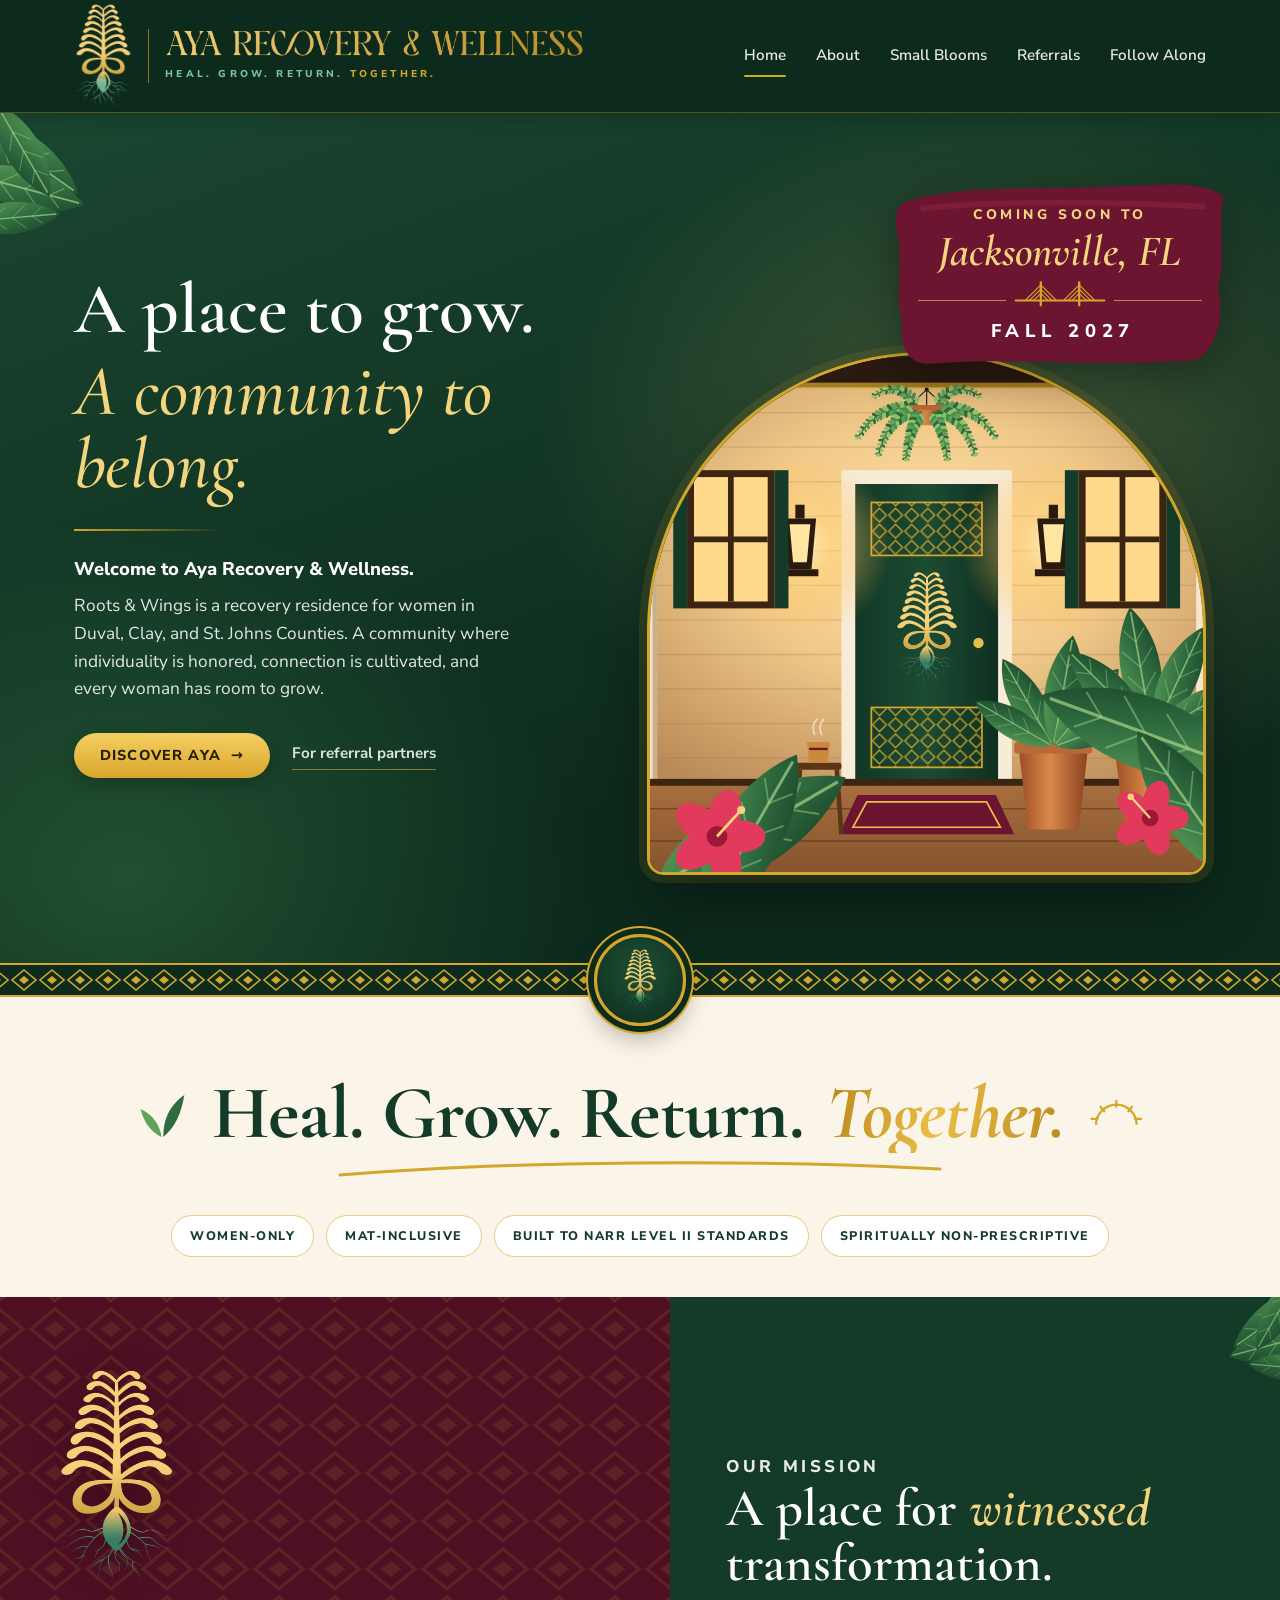
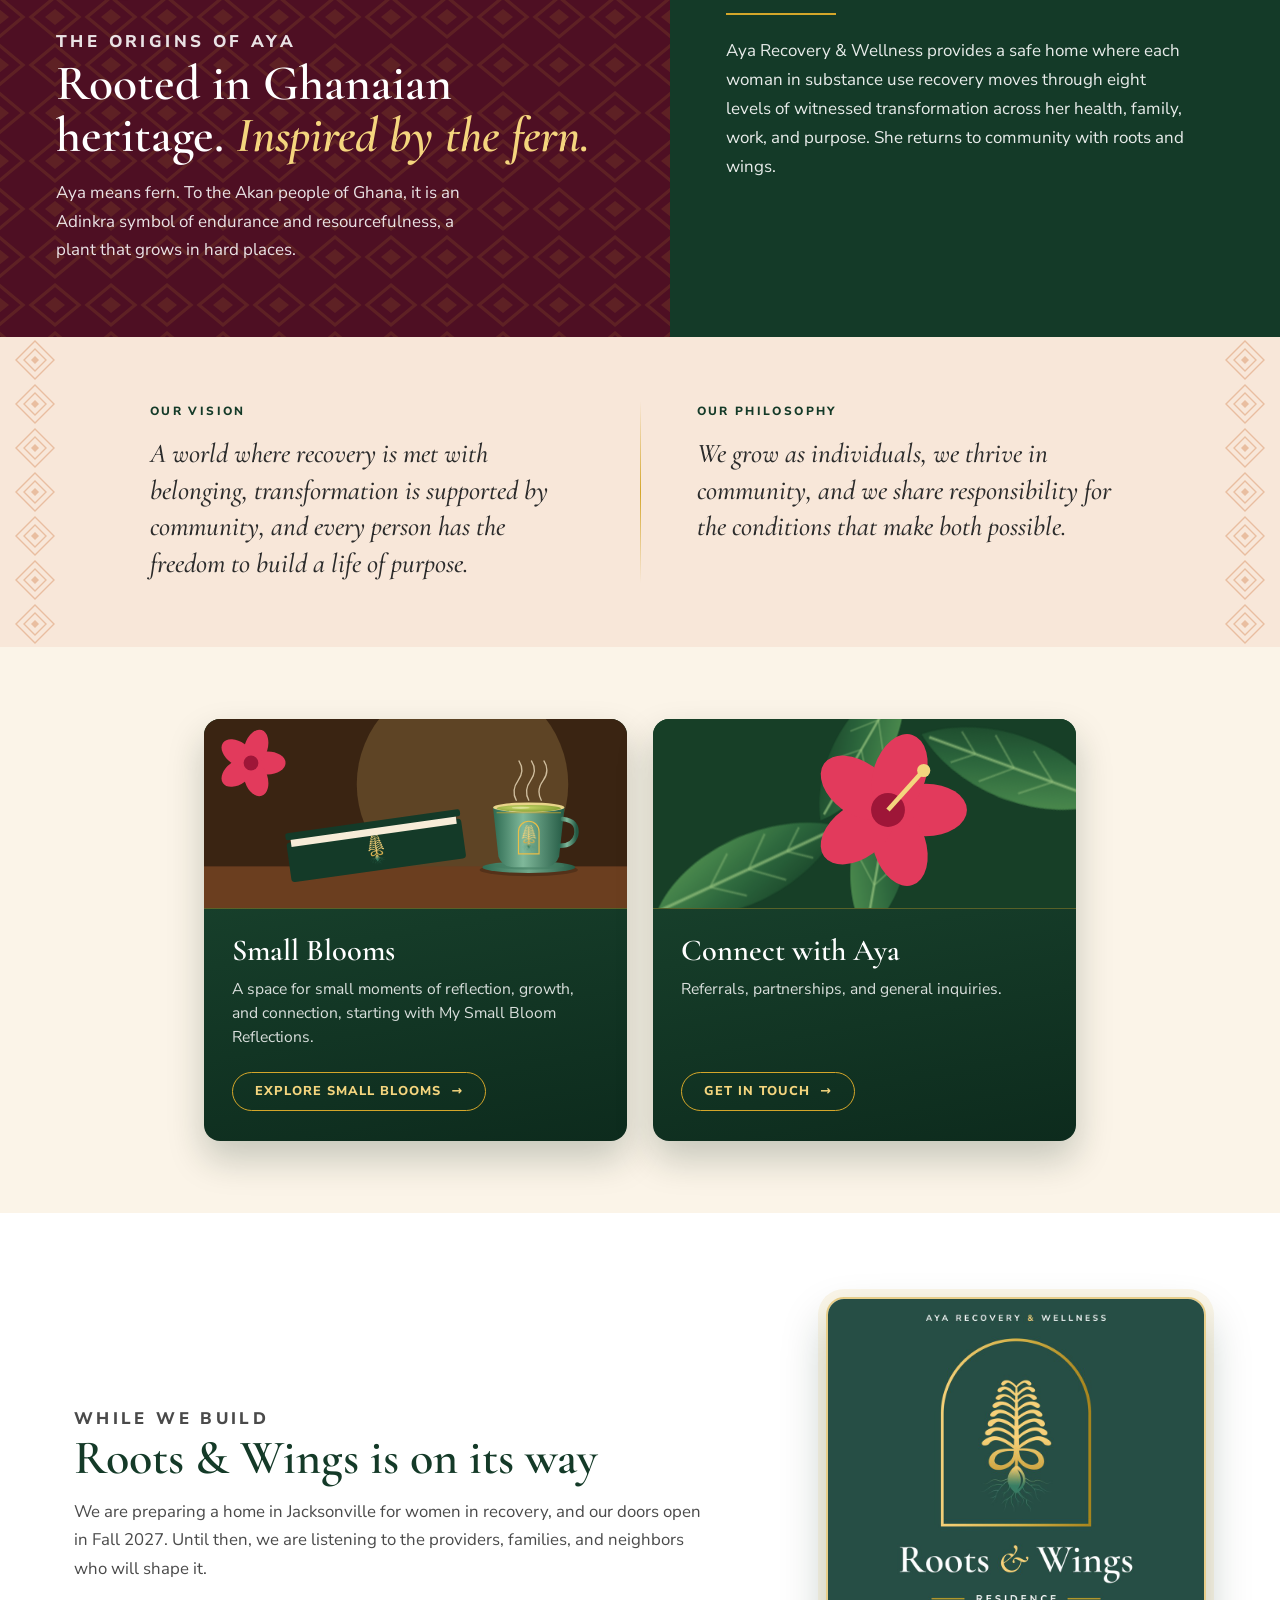
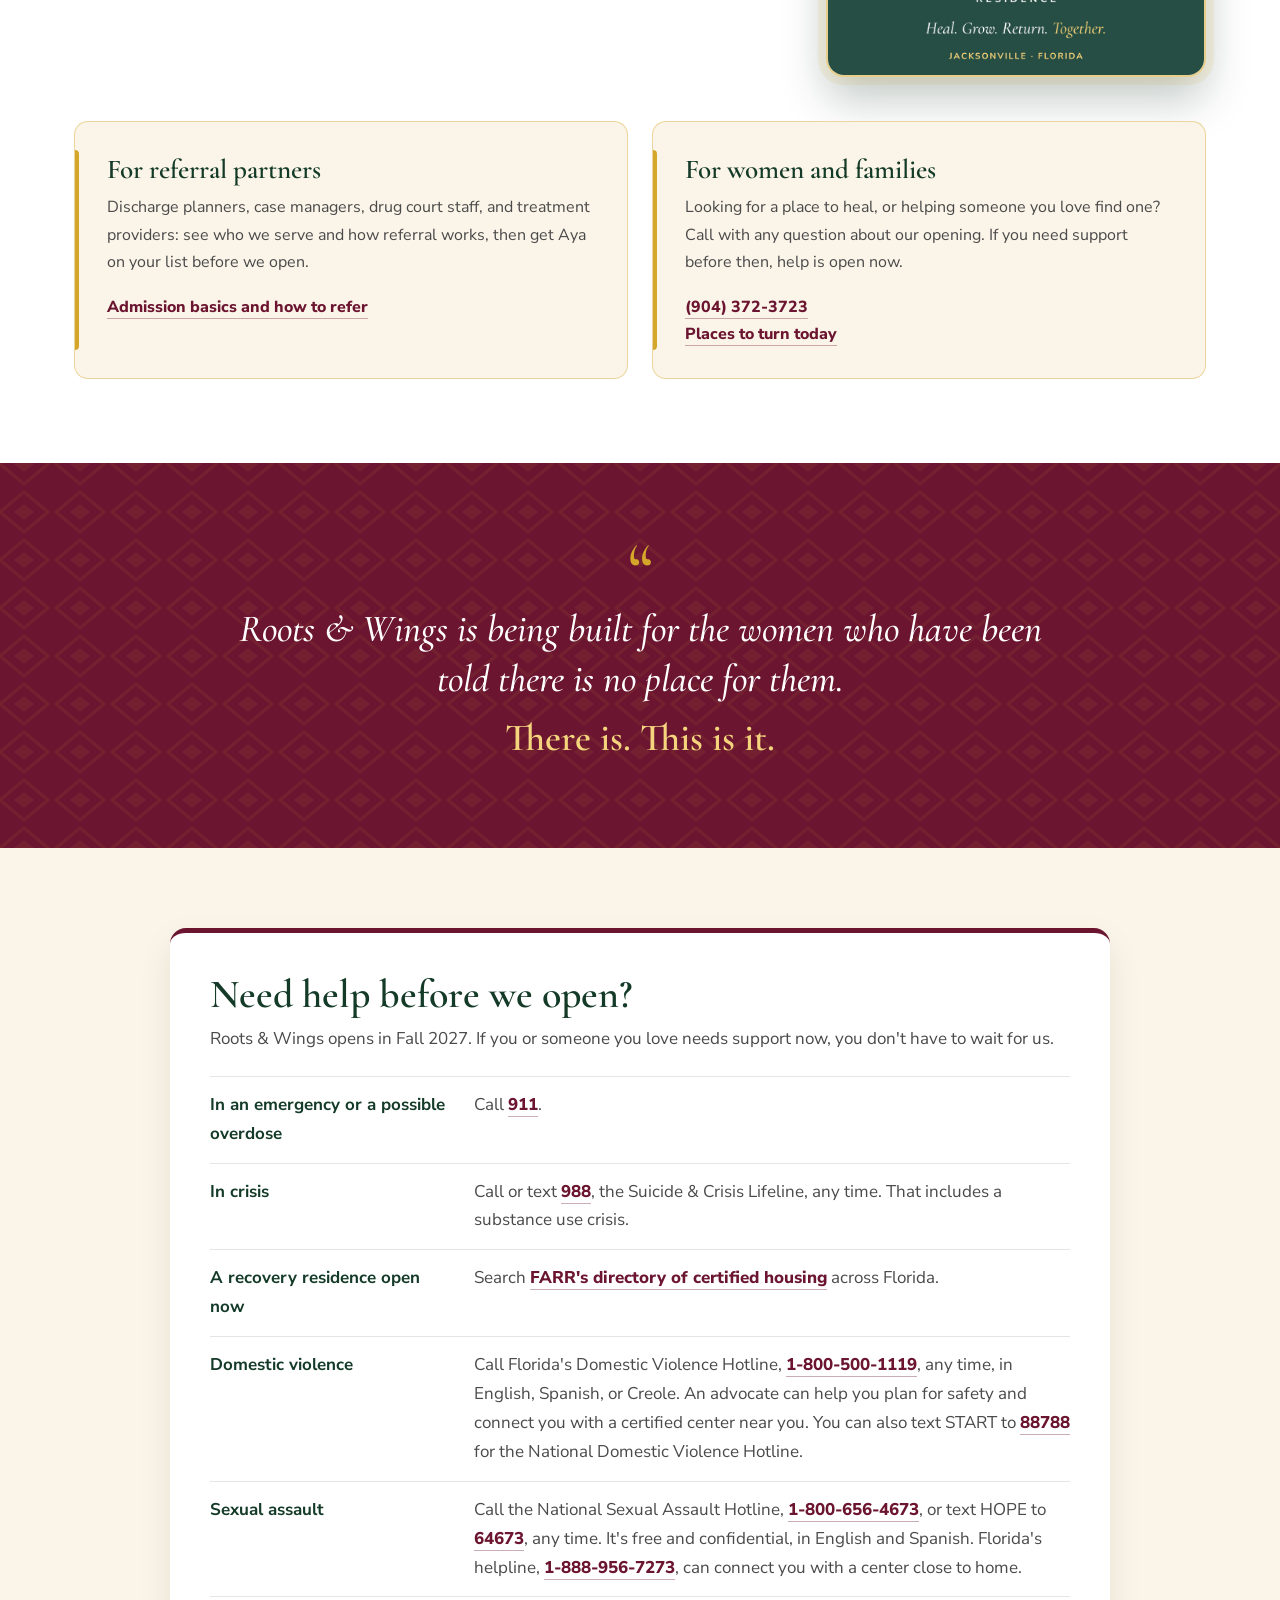
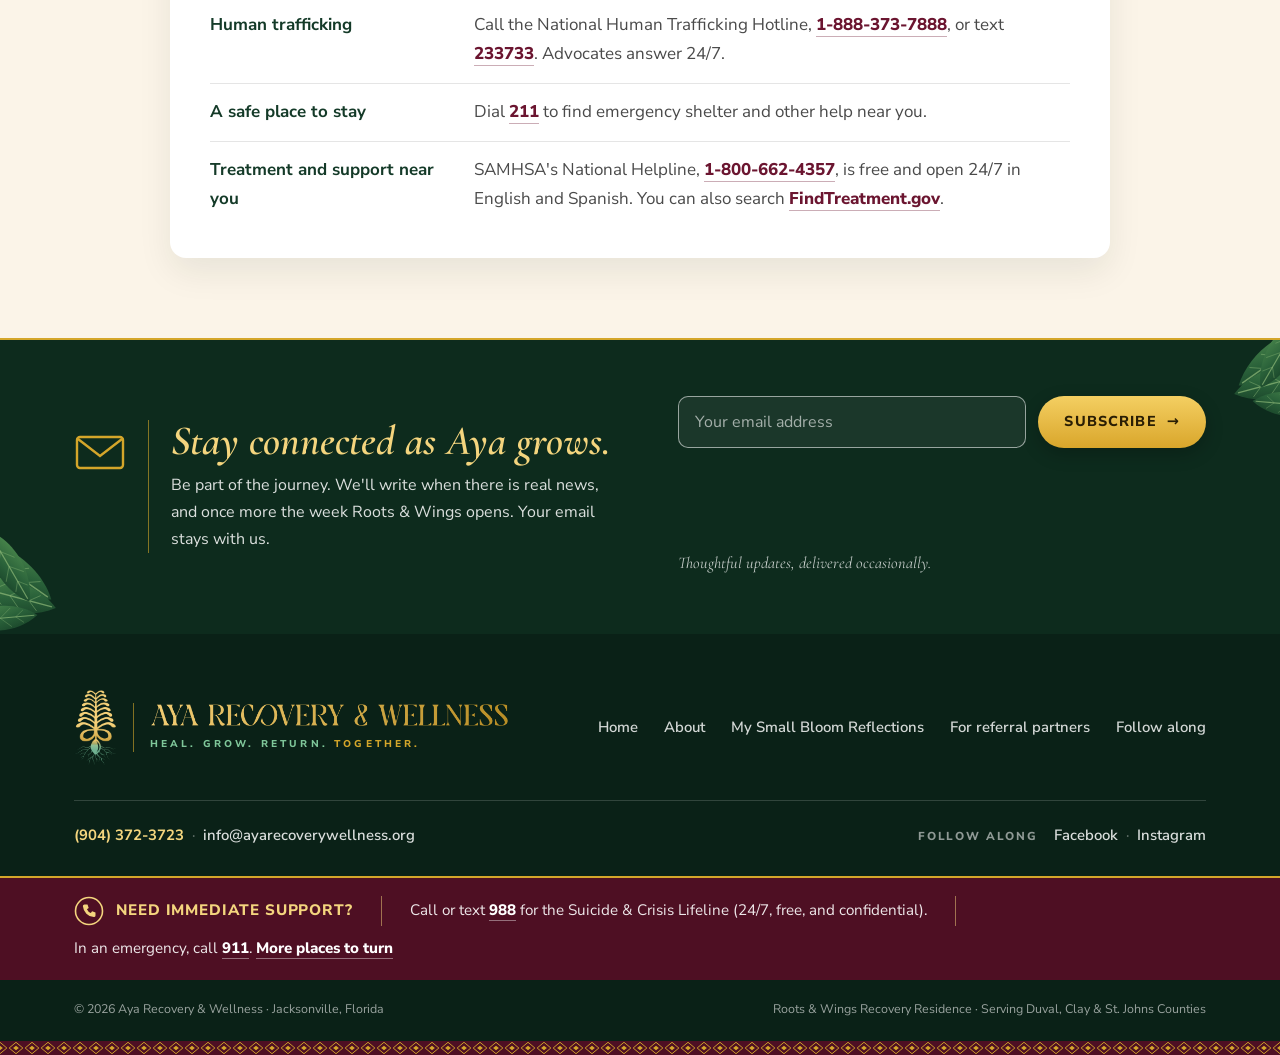
<file: index.html>
<!DOCTYPE html>
<html lang="en">
<head>
<meta charset="UTF-8">
<meta name="color-scheme" content="light">
<meta name="viewport" content="width=device-width, initial-scale=1">
<title>Aya Recovery &amp; Wellness &middot; Heal. Grow. Return. Together.</title>
<link rel="preconnect" href="https://fonts.googleapis.com">
<link rel="preconnect" href="https://fonts.gstatic.com" crossorigin>
<link href="https://fonts.googleapis.com/css2?family=Cormorant+Garamond:ital,wght@0,400;0,500;0,600;0,700;1,400;1,500;1,600;1,700&amp;family=Nunito+Sans:opsz,wght@6..12,300;6..12,400;6..12,600;6..12,700;6..12,800&amp;display=swap" rel="stylesheet">
<link rel="stylesheet" href="assets/aya-site.css">
<link rel="icon" href="/favicon.ico" sizes="any">
<link rel="icon" type="image/png" sizes="32x32" href="/assets/favicon-32.png">
<link rel="icon" type="image/png" sizes="192x192" href="/assets/icon-192.png">
<link rel="icon" type="image/png" sizes="512x512" href="/assets/icon-512.png">
<link rel="apple-touch-icon" sizes="180x180" href="/apple-touch-icon.png?v=2">
<meta name="apple-mobile-web-app-title" content="Aya">
<meta name="theme-color" content="#0D2B1D">
<meta name="description" content="Roots &amp; Wings, a recovery residence for women in Jacksonville, serving Duval, Clay, and St. Johns Counties. Opening Fall 2027.">
<link rel="canonical" href="https://ayarecoverywellness.org/">
<meta property="og:type" content="website">
<meta property="og:site_name" content="Aya Recovery &amp; Wellness">
<meta property="og:title" content="Aya Recovery &amp; Wellness &middot; Heal. Grow. Return. Together.">
<meta property="og:description" content="Roots &amp; Wings, a recovery residence for women in Jacksonville, serving Duval, Clay, and St. Johns Counties. Opening Fall 2027.">
<meta property="og:url" content="https://ayarecoverywellness.org/">
<meta property="og:image" content="https://ayarecoverywellness.org/assets/og-image.png">
<meta property="og:image:width" content="1200">
<meta property="og:image:height" content="630">
<meta property="og:image:alt" content="Aya Recovery &amp; Wellness logo, a gold fern with green roots on deep jade">
<meta name="twitter:card" content="summary_large_image">
<meta name="twitter:title" content="Aya Recovery &amp; Wellness &middot; Heal. Grow. Return. Together.">
<meta name="twitter:description" content="Roots &amp; Wings, a recovery residence for women in Jacksonville, serving Duval, Clay, and St. Johns Counties. Opening Fall 2027.">
<meta name="twitter:image" content="https://ayarecoverywellness.org/assets/og-image.png">
</head>
<body>

<!-- shared leaf shapes, reused across the page -->
<svg width="0" height="0" style="position:absolute" aria-hidden="true" focusable="false">
  <defs>
    <linearGradient id="lf" x1="0" y1="0" x2="1" y2="1"><stop offset="0" stop-color="#5FA35A"/><stop offset=".55" stop-color="#2F6B3F"/><stop offset="1" stop-color="#173F27"/></linearGradient>
    <linearGradient id="lf2" x1="0" y1="0" x2="1" y2="1"><stop offset="0" stop-color="#8CC46A"/><stop offset="1" stop-color="#2F6B3F"/></linearGradient>
    <symbol id="leaf" viewBox="0 0 100 40"><path d="M2 20C24 0 70-2 98 20 70 42 24 40 2 20Z" fill="url(#lf)"/><path d="M4 20H94" stroke="#A7D48A" stroke-width="1.4" opacity=".7"/><path d="M30 20 44 9M50 20 64 8M30 20 44 31M50 20 64 32M70 20 80 12M70 20 80 28" stroke="#A7D48A" stroke-width=".9" opacity=".45" fill="none"/></symbol>
    <symbol id="spray" viewBox="0 0 240 240"><use href="#leaf" x="0" y="0" width="150" height="60" transform="rotate(35 20 20) translate(20 10)"/><use href="#leaf" width="140" height="56" transform="translate(10 70) rotate(15)"/><use href="#leaf" width="120" height="48" transform="translate(60 10) rotate(60)"/><use href="#leaf" width="110" height="44" transform="translate(0 130) rotate(-5)"/></symbol>
  </defs>
</svg>

<header>
  <div class="wrap nav">
    <a class="brand" href="/" aria-label="Aya Recovery and Wellness home">
      <img class="badge" src="assets/aya-fern-on-dark.png" width="269" height="480" alt="" aria-hidden="true">
      <span class="words"><img class="name" src="assets/aya-wordmark.png" width="1332" height="89" alt="Aya Recovery &amp; Wellness"><span class="tag">Heal. Grow. Return. <span class="tag-gold">Together.</span></span></span>
    </a>
    <nav class="menu" aria-label="Main">
      <a href="/" aria-current="page">Home</a>
      <a href="aya-about.html">About</a>
      <a href="aya-small-bloom.html">Small Blooms</a>
      <a href="aya-refer.html">Referrals</a>
      <a href="aya-follow.html">Follow Along</a>
    </nav>
  </div>
</header>

<main data-no-roots>
<section class="hero" id="top">
  <svg class="leaf-tl" viewBox="0 0 240 240" aria-hidden="true"><use href="#spray"/></svg>
  <svg class="leaf-br" viewBox="0 0 240 240" aria-hidden="true" style="transform:scale(-1,-1)"><use href="#spray"/></svg>
  <div class="wrap">
    <div class="copy">
      <h1>A place to grow. <em>A community to belong.</em></h1>
      <div class="rule" aria-hidden="true"></div>
      <p class="welcome">Welcome to Aya Recovery &amp; Wellness.</p>
      <p class="lead">Roots &amp; Wings is a recovery residence for women in Duval, Clay, and St. Johns Counties. A community where individuality is honored, connection is cultivated, and every woman has room to grow.</p>
      <div class="cta">
        <a class="btn btn-gold" href="#mission">Discover Aya <span class="arr" aria-hidden="true">&rarr;</span></a>
        <a class="soft" href="aya-refer.html">For referral partners</a>
      </div>
    </div>

    <div class="porch">
      <div class="frame">
        <!-- An illustrated porch at dusk. It is drawn, not photographed, so it shows no real house. -->
        <svg viewBox="60 50 480 448" role="img" aria-label="An illustration of a warm porch at dusk: a green front door carved with the Aya fern, two glowing lanterns, a cup of tea, potted plants and hibiscus flowers.">
          <defs>
            <linearGradient id="sky" x1="0" y1="0" x2="0" y2="1"><stop offset="0" stop-color="#0F3020"/><stop offset="1" stop-color="#1D4A31"/></linearGradient>
            <radialGradient id="wallglow" cx=".5" cy=".42" r=".7"><stop offset="0" stop-color="#FFE3A8"/><stop offset=".45" stop-color="#F0C98A"/><stop offset="1" stop-color="#B98A57"/></radialGradient>
            <radialGradient id="lampglow" cx=".5" cy=".5" r=".5"><stop offset="0" stop-color="#FFF4CC" stop-opacity=".95"/><stop offset=".35" stop-color="#FFD27A" stop-opacity=".55"/><stop offset="1" stop-color="#FFB547" stop-opacity="0"/></radialGradient>
            <linearGradient id="floor" x1="0" y1="0" x2="0" y2="1"><stop offset="0" stop-color="#A9703F"/><stop offset="1" stop-color="#6B3E1F"/></linearGradient>
            <linearGradient id="door" x1="0" y1="0" x2="1" y2="0"><stop offset="0" stop-color="#123826"/><stop offset=".5" stop-color="#1C4B33"/><stop offset="1" stop-color="#0F2F20"/></linearGradient>
            <linearGradient id="pot" x1="0" y1="0" x2="1" y2="0"><stop offset="0" stop-color="#9C4E24"/><stop offset=".45" stop-color="#D9884A"/><stop offset="1" stop-color="#8A4220"/></linearGradient>
            <pattern id="cushion" width="16" height="14" patternUnits="userSpaceOnUse"><rect width="16" height="14" fill="#6B1530"/><path d="M8 1 15 7 8 13 1 7Z" fill="none" stroke="#E9BE48" stroke-width="1.3"/><path d="M8 5 10 7 8 9 6 7Z" fill="#E9BE48"/></pattern>
            <pattern id="weave" width="8" height="8" patternUnits="userSpaceOnUse"><rect width="8" height="8" fill="#C78A4C"/><path d="M0 4H8M4 0V8" stroke="#8E5A2C" stroke-width="1.4"/></pattern>
            <pattern id="panel" width="14" height="14" patternUnits="userSpaceOnUse"><path d="M7 1 13 7 7 13 1 7Z" fill="none" stroke="#D4A62A" stroke-width="1.2"/></pattern>
          </defs>
          <rect x="-20" y="-20" width="640" height="600" fill="url(#sky)"/>
          <!-- wall with siding -->
          <rect x="40" y="70" width="520" height="350" fill="url(#wallglow)"/>
          <g stroke="#9C6F45" stroke-opacity=".28" stroke-width="1.2">
            <path d="M40 100H560M40 130H560M40 160H560M40 190H560M40 220H560M40 250H560M40 280H560M40 310H560M40 340H560M40 370H560M40 400H560"/>
          </g>
          <!-- porch beam and posts -->
          <rect x="20" y="52" width="560" height="26" fill="#2A1A10"/>
          <rect x="20" y="74" width="560" height="5" fill="#D4A62A" opacity=".7"/>
          <rect x="44" y="78" width="22" height="350" fill="#F4E6CF"/><rect x="62" y="78" width="4" height="350" fill="#C9B08C"/>
          <rect x="534" y="78" width="22" height="350" fill="#F4E6CF"/><rect x="552" y="78" width="4" height="350" fill="#C9B08C"/>
          <!-- door frame and door -->
          <rect x="226" y="150" width="148" height="275" fill="#F7ECD8"/>
          <rect x="238" y="162" width="124" height="263" fill="url(#door)"/>
          <rect x="252" y="178" width="96" height="46" fill="url(#panel)" opacity=".9"/>
          <rect x="252" y="356" width="96" height="52" fill="url(#panel)" opacity=".9"/>
          <rect x="252" y="178" width="96" height="46" fill="none" stroke="#D4A62A" stroke-width="1.5"/>
          <rect x="252" y="356" width="96" height="52" fill="none" stroke="#D4A62A" stroke-width="1.5"/>
          <image href="assets/aya-fern.png" x="272" y="232" width="56" height="112" preserveAspectRatio="xMidYMid meet"/>
          <circle cx="345" cy="300" r="4.5" fill="#E9BE48"/>
          <!-- lantern glow -->
          <g class="lamp"><circle cx="190" cy="215" r="80" fill="url(#lampglow)"/><circle cx="410" cy="215" r="80" fill="url(#lampglow)"/></g>
          <g>
            <rect x="186" y="180" width="8" height="12" fill="#2A1A10"/>
            <path d="M176 192H204L200 236H180Z" fill="#2A1A10"/><path d="M181 197H199L196 230H184Z" fill="#FFE7A3"/>
            <path d="M174 236H206V242H174Z" fill="#2A1A10"/>
            <rect x="406" y="180" width="8" height="12" fill="#2A1A10"/>
            <path d="M396 192H424L420 236H400Z" fill="#2A1A10"/><path d="M401 197H419L416 230H404Z" fill="#FFE7A3"/>
            <path d="M394 236H426V242H394Z" fill="#2A1A10"/>
          </g>
          <!-- windows -->
          <g>
            <rect x="92" y="150" width="76" height="120" fill="#3A2412"/><rect x="98" y="156" width="64" height="108" fill="#FFD98C"/>
            <path d="M130 156V264M98 210H162" stroke="#3A2412" stroke-width="5"/>
            <rect x="432" y="150" width="76" height="120" fill="#3A2412"/><rect x="438" y="156" width="64" height="108" fill="#FFD98C"/>
            <path d="M470 156V264M438 210H502" stroke="#3A2412" stroke-width="5"/>
            <rect x="80" y="150" width="12" height="120" fill="#143A28"/><rect x="168" y="150" width="12" height="120" fill="#143A28"/>
            <rect x="420" y="150" width="12" height="120" fill="#143A28"/><rect x="508" y="150" width="12" height="120" fill="#143A28"/>
          </g>
          <!-- floor -->
          <path d="M0 420H600V560H0Z" fill="url(#floor)"/>
          <g stroke="#4A2A14" stroke-opacity=".5" stroke-width="1.4"><path d="M0 444H600M0 472H600M0 504H600M0 540H600"/></g>
          <rect x="0" y="418" width="600" height="6" fill="#3A2412"/>
          <!-- welcome mat -->
          <path d="M240 432H360L376 466H224Z" fill="#6B1530"/><path d="M248 438H352L364 460H236Z" fill="none" stroke="#E9BE48" stroke-width="1.5"/>
          <!-- side table with a cup -->
          <g>
            <rect x="186" y="404" width="40" height="6" rx="2" fill="#5A3518"/>
            <path d="M190 410 186 466M222 410 226 466" stroke="#5A3518" stroke-width="4"/>
            <path d="M196 386H216L214 404H198Z" fill="#C98A3B"/><path d="M198 392H214" stroke="#6B1530" stroke-width="2"/>
            <path d="M203 380q-4-8 2-14M209 380q-4-8 2-14" stroke="#FFF1D2" stroke-width="1.5" fill="none" opacity=".7"/>
          </g>
          <!-- potted plants by the door -->
          <g>
            <path d="M380 392H440L432 462H388Z" fill="url(#pot)"/><rect x="376" y="386" width="68" height="10" rx="3" fill="#B9683A"/>
            <g transform="translate(410 390)">
              <use href="#leaf" width="90" height="36" transform="rotate(-120) translate(0 -18)"/>
              <use href="#leaf" width="100" height="40" transform="rotate(-80) translate(0 -20)"/>
              <use href="#leaf" width="90" height="36" transform="rotate(-50) translate(0 -18)"/>
              <use href="#leaf" width="80" height="32" transform="rotate(-150) translate(0 -16)"/>
              <use href="#leaf" width="76" height="30" transform="rotate(-20) translate(0 -15)"/>
            </g>
            <path d="M462 382H530L520 462H472Z" fill="url(#pot)"/><rect x="458" y="376" width="76" height="10" rx="3" fill="#B9683A"/>
            <g transform="translate(496 380)">
              <use href="#leaf" width="120" height="44" transform="rotate(-100) translate(0 -22)"/>
              <use href="#leaf" width="110" height="40" transform="rotate(-65) translate(0 -20)"/>
              <use href="#leaf" width="110" height="40" transform="rotate(-135) translate(0 -20)"/>
              <use href="#leaf" width="90" height="34" transform="rotate(-30) translate(0 -17)"/>
            </g>
          </g>
          <!-- hanging Boston fern: eight full fronds, two arching up and six spilling down -->
          <g>
            <circle cx="300" cy="80" r="1.8" fill="#2A1A10"/>
            <path d="M300 80 285 94M300 80V94M300 80 315 94" stroke="#2A1A10" stroke-width="1" fill="none"/>
            <g><path d="M293 95Q276 70 254 86" stroke="#2F6B3F" stroke-width="1.4" fill="none"/><ellipse cx="287.7" cy="92.2" rx="3.5" ry="1.7" transform="rotate(-190 287.7 92.2)" fill="#2F6B3F"/><ellipse cx="291.8" cy="89.0" rx="3.5" ry="1.7" transform="rotate(-66 291.8 89.0)" fill="#8CC46A"/><ellipse cx="285.0" cy="89.1" rx="3.3" ry="1.7" transform="rotate(-195 285.0 89.1)" fill="#8CC46A"/><ellipse cx="288.6" cy="85.7" rx="3.3" ry="1.7" transform="rotate(-71 288.6 85.7)" fill="#4E8F4C"/><ellipse cx="282.3" cy="86.6" rx="3.2" ry="1.6" transform="rotate(-202 282.3 86.6)" fill="#4E8F4C"/><ellipse cx="285.4" cy="82.9" rx="3.2" ry="1.6" transform="rotate(-78 285.4 82.9)" fill="#5FA35A"/><ellipse cx="279.5" cy="84.6" rx="3.0" ry="1.5" transform="rotate(-209 279.5 84.6)" fill="#5FA35A"/><ellipse cx="282.0" cy="80.7" rx="3.0" ry="1.5" transform="rotate(-85 282.0 80.7)" fill="#2F6B3F"/><ellipse cx="276.7" cy="83.1" rx="2.9" ry="1.4" transform="rotate(-217 276.7 83.1)" fill="#2F6B3F"/><ellipse cx="278.6" cy="79.1" rx="2.9" ry="1.4" transform="rotate(-93 278.6 79.1)" fill="#8CC46A"/><ellipse cx="274.0" cy="82.2" rx="2.7" ry="1.4" transform="rotate(-227 274.0 82.2)" fill="#8CC46A"/><ellipse cx="275.1" cy="78.2" rx="2.7" ry="1.4" transform="rotate(-103 275.1 78.2)" fill="#4E8F4C"/><ellipse cx="271.1" cy="81.7" rx="2.6" ry="1.3" transform="rotate(-236 271.1 81.7)" fill="#4E8F4C"/><ellipse cx="271.5" cy="77.8" rx="2.6" ry="1.3" transform="rotate(-112 271.5 77.8)" fill="#5FA35A"/><ellipse cx="268.2" cy="81.7" rx="2.4" ry="1.2" transform="rotate(114 268.2 81.7)" fill="#5FA35A"/><ellipse cx="268.0" cy="78.0" rx="2.4" ry="1.2" transform="rotate(238 268.0 78.0)" fill="#2F6B3F"/><ellipse cx="265.2" cy="82.2" rx="2.3" ry="1.1" transform="rotate(105 265.2 82.2)" fill="#2F6B3F"/><ellipse cx="264.5" cy="78.8" rx="2.3" ry="1.1" transform="rotate(229 264.5 78.8)" fill="#8CC46A"/><ellipse cx="262.1" cy="83.2" rx="2.1" ry="1.1" transform="rotate(97 262.1 83.2)" fill="#8CC46A"/><ellipse cx="260.9" cy="80.1" rx="2.1" ry="1.1" transform="rotate(221 260.9 80.1)" fill="#4E8F4C"/><ellipse cx="258.9" cy="84.6" rx="2.0" ry="1.0" transform="rotate(90 258.9 84.6)" fill="#4E8F4C"/><ellipse cx="257.4" cy="82.0" rx="2.0" ry="1.0" transform="rotate(214 257.4 82.0)" fill="#5FA35A"/><ellipse cx="255.5" cy="86.7" rx="1.8" ry="0.9" transform="rotate(84 255.5 86.7)" fill="#5FA35A"/><ellipse cx="253.9" cy="84.3" rx="1.8" ry="0.9" transform="rotate(208 253.9 84.3)" fill="#2F6B3F"/><ellipse cx="254" cy="86" rx="2" ry="1.3" fill="#8CC46A"/></g>
            <g><path d="M307 95Q324 70 346 86" stroke="#2F6B3F" stroke-width="1.4" fill="none"/><ellipse cx="308.2" cy="89.0" rx="3.5" ry="1.7" transform="rotate(-114 308.2 89.0)" fill="#8CC46A"/><ellipse cx="312.3" cy="92.2" rx="3.5" ry="1.7" transform="rotate(10 312.3 92.2)" fill="#4E8F4C"/><ellipse cx="311.4" cy="85.7" rx="3.3" ry="1.7" transform="rotate(-109 311.4 85.7)" fill="#4E8F4C"/><ellipse cx="315.0" cy="89.1" rx="3.3" ry="1.7" transform="rotate(15 315.0 89.1)" fill="#5FA35A"/><ellipse cx="314.6" cy="82.9" rx="3.2" ry="1.6" transform="rotate(-102 314.6 82.9)" fill="#5FA35A"/><ellipse cx="317.7" cy="86.6" rx="3.2" ry="1.6" transform="rotate(22 317.7 86.6)" fill="#2F6B3F"/><ellipse cx="318.0" cy="80.7" rx="3.0" ry="1.5" transform="rotate(-95 318.0 80.7)" fill="#2F6B3F"/><ellipse cx="320.5" cy="84.6" rx="3.0" ry="1.5" transform="rotate(29 320.5 84.6)" fill="#8CC46A"/><ellipse cx="321.4" cy="79.1" rx="2.9" ry="1.4" transform="rotate(-87 321.4 79.1)" fill="#8CC46A"/><ellipse cx="323.3" cy="83.1" rx="2.9" ry="1.4" transform="rotate(37 323.3 83.1)" fill="#4E8F4C"/><ellipse cx="324.9" cy="78.2" rx="2.7" ry="1.4" transform="rotate(-77 324.9 78.2)" fill="#4E8F4C"/><ellipse cx="326.0" cy="82.2" rx="2.7" ry="1.4" transform="rotate(47 326.0 82.2)" fill="#5FA35A"/><ellipse cx="328.5" cy="77.8" rx="2.6" ry="1.3" transform="rotate(-68 328.5 77.8)" fill="#5FA35A"/><ellipse cx="328.9" cy="81.7" rx="2.6" ry="1.3" transform="rotate(56 328.9 81.7)" fill="#2F6B3F"/><ellipse cx="332.0" cy="78.0" rx="2.4" ry="1.2" transform="rotate(-58 332.0 78.0)" fill="#2F6B3F"/><ellipse cx="331.8" cy="81.7" rx="2.4" ry="1.2" transform="rotate(66 331.8 81.7)" fill="#8CC46A"/><ellipse cx="335.5" cy="78.8" rx="2.3" ry="1.1" transform="rotate(-49 335.5 78.8)" fill="#8CC46A"/><ellipse cx="334.8" cy="82.2" rx="2.3" ry="1.1" transform="rotate(75 334.8 82.2)" fill="#4E8F4C"/><ellipse cx="339.1" cy="80.1" rx="2.1" ry="1.1" transform="rotate(-41 339.1 80.1)" fill="#4E8F4C"/><ellipse cx="337.9" cy="83.2" rx="2.1" ry="1.1" transform="rotate(83 337.9 83.2)" fill="#5FA35A"/><ellipse cx="342.6" cy="82.0" rx="2.0" ry="1.0" transform="rotate(-34 342.6 82.0)" fill="#5FA35A"/><ellipse cx="341.1" cy="84.6" rx="2.0" ry="1.0" transform="rotate(90 341.1 84.6)" fill="#2F6B3F"/><ellipse cx="346.1" cy="84.3" rx="1.8" ry="0.9" transform="rotate(-28 346.1 84.3)" fill="#2F6B3F"/><ellipse cx="344.5" cy="86.7" rx="1.8" ry="0.9" transform="rotate(96 344.5 86.7)" fill="#8CC46A"/><ellipse cx="346" cy="86" rx="2" ry="1.3" fill="#8CC46A"/></g>
            <path d="M285 96H315L310 111H290Z" fill="url(#pot)"/>
            <rect x="283" y="93.5" width="34" height="4" rx="1.5" fill="#B9683A"/>
            <g><path d="M288 97Q258 92 240 122" stroke="#2F6B3F" stroke-width="1.4" fill="none"/><ellipse cx="282.1" cy="99.2" rx="3.8" ry="1.9" transform="rotate(-237 282.1 99.2)" fill="#5FA35A"/><ellipse cx="282.6" cy="93.4" rx="3.8" ry="1.9" transform="rotate(-113 282.6 93.4)" fill="#2F6B3F"/><ellipse cx="278.6" cy="99.1" rx="3.7" ry="1.9" transform="rotate(-241 278.6 99.1)" fill="#2F6B3F"/><ellipse cx="278.7" cy="93.5" rx="3.7" ry="1.9" transform="rotate(-117 278.7 93.5)" fill="#8CC46A"/><ellipse cx="275.3" cy="99.2" rx="3.6" ry="1.8" transform="rotate(114 275.3 99.2)" fill="#8CC46A"/><ellipse cx="274.9" cy="93.8" rx="3.6" ry="1.8" transform="rotate(238 274.9 93.8)" fill="#4E8F4C"/><ellipse cx="272.1" cy="99.6" rx="3.4" ry="1.7" transform="rotate(109 272.1 99.6)" fill="#4E8F4C"/><ellipse cx="271.3" cy="94.4" rx="3.4" ry="1.7" transform="rotate(233 271.3 94.4)" fill="#5FA35A"/><ellipse cx="269.0" cy="100.2" rx="3.3" ry="1.7" transform="rotate(104 269.0 100.2)" fill="#5FA35A"/><ellipse cx="267.8" cy="95.4" rx="3.3" ry="1.7" transform="rotate(228 267.8 95.4)" fill="#2F6B3F"/><ellipse cx="265.9" cy="101.2" rx="3.2" ry="1.6" transform="rotate(99 265.9 101.2)" fill="#2F6B3F"/><ellipse cx="264.3" cy="96.6" rx="3.2" ry="1.6" transform="rotate(223 264.3 96.6)" fill="#8CC46A"/><ellipse cx="263.0" cy="102.3" rx="3.1" ry="1.5" transform="rotate(94 263.0 102.3)" fill="#8CC46A"/><ellipse cx="261.1" cy="98.1" rx="3.1" ry="1.5" transform="rotate(218 261.1 98.1)" fill="#4E8F4C"/><ellipse cx="260.1" cy="103.8" rx="2.9" ry="1.5" transform="rotate(89 260.1 103.8)" fill="#4E8F4C"/><ellipse cx="257.9" cy="99.9" rx="2.9" ry="1.5" transform="rotate(213 257.9 99.9)" fill="#5FA35A"/><ellipse cx="257.3" cy="105.5" rx="2.8" ry="1.4" transform="rotate(84 257.3 105.5)" fill="#5FA35A"/><ellipse cx="254.9" cy="102.0" rx="2.8" ry="1.4" transform="rotate(208 254.9 102.0)" fill="#2F6B3F"/><ellipse cx="254.6" cy="107.5" rx="2.7" ry="1.3" transform="rotate(79 254.6 107.5)" fill="#2F6B3F"/><ellipse cx="252.0" cy="104.3" rx="2.7" ry="1.3" transform="rotate(203 252.0 104.3)" fill="#8CC46A"/><ellipse cx="251.9" cy="109.8" rx="2.6" ry="1.3" transform="rotate(75 251.9 109.8)" fill="#8CC46A"/><ellipse cx="249.3" cy="106.9" rx="2.6" ry="1.3" transform="rotate(199 249.3 106.9)" fill="#4E8F4C"/><ellipse cx="249.3" cy="112.3" rx="2.4" ry="1.2" transform="rotate(71 249.3 112.3)" fill="#4E8F4C"/><ellipse cx="246.6" cy="109.8" rx="2.4" ry="1.2" transform="rotate(195 246.6 109.8)" fill="#5FA35A"/><ellipse cx="246.8" cy="115.2" rx="2.3" ry="1.1" transform="rotate(67 246.8 115.2)" fill="#5FA35A"/><ellipse cx="244.1" cy="113.0" rx="2.3" ry="1.1" transform="rotate(191 244.1 113.0)" fill="#2F6B3F"/><ellipse cx="244.3" cy="118.3" rx="2.2" ry="1.1" transform="rotate(64 244.3 118.3)" fill="#2F6B3F"/><ellipse cx="241.7" cy="116.4" rx="2.2" ry="1.1" transform="rotate(188 241.7 116.4)" fill="#8CC46A"/><ellipse cx="242.0" cy="121.8" rx="2.0" ry="1.0" transform="rotate(60 242.0 121.8)" fill="#8CC46A"/><ellipse cx="239.3" cy="120.1" rx="2.0" ry="1.0" transform="rotate(184 239.3 120.1)" fill="#4E8F4C"/><ellipse cx="240" cy="122" rx="2" ry="1.3" fill="#8CC46A"/></g><g><path d="M291 98Q266 104 258 137" stroke="#2F6B3F" stroke-width="1.4" fill="none"/><ellipse cx="287.0" cy="102.2" rx="3.8" ry="1.9" transform="rotate(100 287.0 102.2)" fill="#2F6B3F"/><ellipse cx="285.2" cy="96.7" rx="3.8" ry="1.9" transform="rotate(224 285.2 96.7)" fill="#8CC46A"/><ellipse cx="284.3" cy="103.3" rx="3.7" ry="1.9" transform="rotate(95 284.3 103.3)" fill="#8CC46A"/><ellipse cx="282.1" cy="98.1" rx="3.7" ry="1.9" transform="rotate(219 282.1 98.1)" fill="#4E8F4C"/><ellipse cx="281.7" cy="104.5" rx="3.6" ry="1.8" transform="rotate(90 281.7 104.5)" fill="#4E8F4C"/><ellipse cx="279.2" cy="99.7" rx="3.6" ry="1.8" transform="rotate(214 279.2 99.7)" fill="#5FA35A"/><ellipse cx="279.3" cy="106.0" rx="3.4" ry="1.7" transform="rotate(85 279.3 106.0)" fill="#5FA35A"/><ellipse cx="276.5" cy="101.6" rx="3.4" ry="1.7" transform="rotate(209 276.5 101.6)" fill="#2F6B3F"/><ellipse cx="276.9" cy="107.6" rx="3.3" ry="1.7" transform="rotate(81 276.9 107.6)" fill="#2F6B3F"/><ellipse cx="273.9" cy="103.6" rx="3.3" ry="1.7" transform="rotate(205 273.9 103.6)" fill="#8CC46A"/><ellipse cx="274.7" cy="109.5" rx="3.2" ry="1.6" transform="rotate(76 274.7 109.5)" fill="#8CC46A"/><ellipse cx="271.5" cy="105.9" rx="3.2" ry="1.6" transform="rotate(200 271.5 105.9)" fill="#4E8F4C"/><ellipse cx="272.6" cy="111.6" rx="3.1" ry="1.5" transform="rotate(71 272.6 111.6)" fill="#4E8F4C"/><ellipse cx="269.2" cy="108.4" rx="3.1" ry="1.5" transform="rotate(195 269.2 108.4)" fill="#5FA35A"/><ellipse cx="270.6" cy="113.9" rx="2.9" ry="1.5" transform="rotate(67 270.6 113.9)" fill="#5FA35A"/><ellipse cx="267.1" cy="111.1" rx="2.9" ry="1.5" transform="rotate(191 267.1 111.1)" fill="#2F6B3F"/><ellipse cx="268.7" cy="116.4" rx="2.8" ry="1.4" transform="rotate(63 268.7 116.4)" fill="#2F6B3F"/><ellipse cx="265.2" cy="113.9" rx="2.8" ry="1.4" transform="rotate(187 265.2 113.9)" fill="#8CC46A"/><ellipse cx="266.9" cy="119.1" rx="2.7" ry="1.3" transform="rotate(59 266.9 119.1)" fill="#8CC46A"/><ellipse cx="263.4" cy="117.0" rx="2.7" ry="1.3" transform="rotate(183 263.4 117.0)" fill="#4E8F4C"/><ellipse cx="265.3" cy="122.1" rx="2.6" ry="1.3" transform="rotate(55 265.3 122.1)" fill="#4E8F4C"/><ellipse cx="261.8" cy="120.3" rx="2.6" ry="1.3" transform="rotate(179 261.8 120.3)" fill="#5FA35A"/><ellipse cx="263.7" cy="125.3" rx="2.4" ry="1.2" transform="rotate(52 263.7 125.3)" fill="#5FA35A"/><ellipse cx="260.3" cy="123.8" rx="2.4" ry="1.2" transform="rotate(176 260.3 123.8)" fill="#2F6B3F"/><ellipse cx="262.3" cy="128.7" rx="2.3" ry="1.1" transform="rotate(48 262.3 128.7)" fill="#2F6B3F"/><ellipse cx="259.0" cy="127.5" rx="2.3" ry="1.1" transform="rotate(172 259.0 127.5)" fill="#8CC46A"/><ellipse cx="261.0" cy="132.3" rx="2.2" ry="1.1" transform="rotate(46 261.0 132.3)" fill="#8CC46A"/><ellipse cx="257.8" cy="131.4" rx="2.2" ry="1.1" transform="rotate(170 257.8 131.4)" fill="#4E8F4C"/><ellipse cx="259.8" cy="136.2" rx="2.0" ry="1.0" transform="rotate(43 259.8 136.2)" fill="#4E8F4C"/><ellipse cx="256.8" cy="135.4" rx="2.0" ry="1.0" transform="rotate(167 256.8 135.4)" fill="#5FA35A"/><ellipse cx="258" cy="137" rx="2" ry="1.3" fill="#8CC46A"/></g><g><path d="M295 99Q285 114 282 141" stroke="#2F6B3F" stroke-width="1.4" fill="none"/><ellipse cx="295.3" cy="104.0" rx="3.8" ry="1.9" transform="rotate(59 295.3 104.0)" fill="#8CC46A"/><ellipse cx="290.3" cy="101.0" rx="3.8" ry="1.9" transform="rotate(183 290.3 101.0)" fill="#4E8F4C"/><ellipse cx="294.2" cy="105.9" rx="3.7" ry="1.9" transform="rotate(57 294.2 105.9)" fill="#4E8F4C"/><ellipse cx="289.3" cy="103.2" rx="3.7" ry="1.9" transform="rotate(181 289.3 103.2)" fill="#5FA35A"/><ellipse cx="293.1" cy="107.9" rx="3.6" ry="1.8" transform="rotate(54 293.1 107.9)" fill="#5FA35A"/><ellipse cx="288.2" cy="105.5" rx="3.6" ry="1.8" transform="rotate(178 288.2 105.5)" fill="#2F6B3F"/><ellipse cx="292.0" cy="110.1" rx="3.4" ry="1.7" transform="rotate(52 292.0 110.1)" fill="#2F6B3F"/><ellipse cx="287.3" cy="107.9" rx="3.4" ry="1.7" transform="rotate(176 287.3 107.9)" fill="#8CC46A"/><ellipse cx="291.0" cy="112.3" rx="3.3" ry="1.7" transform="rotate(50 291.0 112.3)" fill="#8CC46A"/><ellipse cx="286.4" cy="110.4" rx="3.3" ry="1.7" transform="rotate(174 286.4 110.4)" fill="#4E8F4C"/><ellipse cx="290.1" cy="114.6" rx="3.2" ry="1.6" transform="rotate(48 290.1 114.6)" fill="#4E8F4C"/><ellipse cx="285.5" cy="113.0" rx="3.2" ry="1.6" transform="rotate(172 285.5 113.0)" fill="#5FA35A"/><ellipse cx="289.2" cy="117.1" rx="3.1" ry="1.5" transform="rotate(46 289.2 117.1)" fill="#5FA35A"/><ellipse cx="284.7" cy="115.6" rx="3.1" ry="1.5" transform="rotate(170 284.7 115.6)" fill="#2F6B3F"/><ellipse cx="288.3" cy="119.6" rx="2.9" ry="1.5" transform="rotate(45 288.3 119.6)" fill="#2F6B3F"/><ellipse cx="284.0" cy="118.3" rx="2.9" ry="1.5" transform="rotate(169 284.0 118.3)" fill="#8CC46A"/><ellipse cx="287.5" cy="122.3" rx="2.8" ry="1.4" transform="rotate(43 287.5 122.3)" fill="#8CC46A"/><ellipse cx="283.4" cy="121.2" rx="2.8" ry="1.4" transform="rotate(167 283.4 121.2)" fill="#4E8F4C"/><ellipse cx="286.7" cy="125.0" rx="2.7" ry="1.3" transform="rotate(41 286.7 125.0)" fill="#4E8F4C"/><ellipse cx="282.7" cy="124.1" rx="2.7" ry="1.3" transform="rotate(165 282.7 124.1)" fill="#5FA35A"/><ellipse cx="286.0" cy="127.9" rx="2.6" ry="1.3" transform="rotate(40 286.0 127.9)" fill="#5FA35A"/><ellipse cx="282.2" cy="127.1" rx="2.6" ry="1.3" transform="rotate(164 282.2 127.1)" fill="#2F6B3F"/><ellipse cx="285.3" cy="130.9" rx="2.4" ry="1.2" transform="rotate(39 285.3 130.9)" fill="#2F6B3F"/><ellipse cx="281.7" cy="130.2" rx="2.4" ry="1.2" transform="rotate(163 281.7 130.2)" fill="#8CC46A"/><ellipse cx="284.7" cy="133.9" rx="2.3" ry="1.1" transform="rotate(37 284.7 133.9)" fill="#8CC46A"/><ellipse cx="281.3" cy="133.4" rx="2.3" ry="1.1" transform="rotate(161 281.3 133.4)" fill="#4E8F4C"/><ellipse cx="284.1" cy="137.1" rx="2.2" ry="1.1" transform="rotate(36 284.1 137.1)" fill="#4E8F4C"/><ellipse cx="280.9" cy="136.7" rx="2.2" ry="1.1" transform="rotate(160 280.9 136.7)" fill="#5FA35A"/><ellipse cx="283.6" cy="140.4" rx="2.0" ry="1.0" transform="rotate(35 283.6 140.4)" fill="#5FA35A"/><ellipse cx="280.5" cy="140.0" rx="2.0" ry="1.0" transform="rotate(159 280.5 140.0)" fill="#2F6B3F"/><ellipse cx="282" cy="141" rx="2" ry="1.3" fill="#8CC46A"/></g><g><path d="M312 97Q342 92 360 122" stroke="#2F6B3F" stroke-width="1.4" fill="none"/><ellipse cx="317.4" cy="93.4" rx="3.8" ry="1.9" transform="rotate(-67 317.4 93.4)" fill="#4E8F4C"/><ellipse cx="317.9" cy="99.2" rx="3.8" ry="1.9" transform="rotate(57 317.9 99.2)" fill="#5FA35A"/><ellipse cx="321.3" cy="93.5" rx="3.7" ry="1.9" transform="rotate(-63 321.3 93.5)" fill="#5FA35A"/><ellipse cx="321.4" cy="99.1" rx="3.7" ry="1.9" transform="rotate(61 321.4 99.1)" fill="#2F6B3F"/><ellipse cx="325.1" cy="93.8" rx="3.6" ry="1.8" transform="rotate(-58 325.1 93.8)" fill="#2F6B3F"/><ellipse cx="324.7" cy="99.2" rx="3.6" ry="1.8" transform="rotate(66 324.7 99.2)" fill="#8CC46A"/><ellipse cx="328.7" cy="94.4" rx="3.4" ry="1.7" transform="rotate(-53 328.7 94.4)" fill="#8CC46A"/><ellipse cx="327.9" cy="99.6" rx="3.4" ry="1.7" transform="rotate(71 327.9 99.6)" fill="#4E8F4C"/><ellipse cx="332.2" cy="95.4" rx="3.3" ry="1.7" transform="rotate(-48 332.2 95.4)" fill="#4E8F4C"/><ellipse cx="331.0" cy="100.2" rx="3.3" ry="1.7" transform="rotate(76 331.0 100.2)" fill="#5FA35A"/><ellipse cx="335.7" cy="96.6" rx="3.2" ry="1.6" transform="rotate(-43 335.7 96.6)" fill="#5FA35A"/><ellipse cx="334.1" cy="101.2" rx="3.2" ry="1.6" transform="rotate(81 334.1 101.2)" fill="#2F6B3F"/><ellipse cx="338.9" cy="98.1" rx="3.1" ry="1.5" transform="rotate(-38 338.9 98.1)" fill="#2F6B3F"/><ellipse cx="337.0" cy="102.3" rx="3.1" ry="1.5" transform="rotate(86 337.0 102.3)" fill="#8CC46A"/><ellipse cx="342.1" cy="99.9" rx="2.9" ry="1.5" transform="rotate(-33 342.1 99.9)" fill="#8CC46A"/><ellipse cx="339.9" cy="103.8" rx="2.9" ry="1.5" transform="rotate(91 339.9 103.8)" fill="#4E8F4C"/><ellipse cx="345.1" cy="102.0" rx="2.8" ry="1.4" transform="rotate(-28 345.1 102.0)" fill="#4E8F4C"/><ellipse cx="342.7" cy="105.5" rx="2.8" ry="1.4" transform="rotate(96 342.7 105.5)" fill="#5FA35A"/><ellipse cx="348.0" cy="104.3" rx="2.7" ry="1.3" transform="rotate(-23 348.0 104.3)" fill="#5FA35A"/><ellipse cx="345.4" cy="107.5" rx="2.7" ry="1.3" transform="rotate(101 345.4 107.5)" fill="#2F6B3F"/><ellipse cx="350.7" cy="106.9" rx="2.6" ry="1.3" transform="rotate(-19 350.7 106.9)" fill="#2F6B3F"/><ellipse cx="348.1" cy="109.8" rx="2.6" ry="1.3" transform="rotate(105 348.1 109.8)" fill="#8CC46A"/><ellipse cx="353.4" cy="109.8" rx="2.4" ry="1.2" transform="rotate(-15 353.4 109.8)" fill="#8CC46A"/><ellipse cx="350.7" cy="112.3" rx="2.4" ry="1.2" transform="rotate(109 350.7 112.3)" fill="#4E8F4C"/><ellipse cx="355.9" cy="113.0" rx="2.3" ry="1.1" transform="rotate(-11 355.9 113.0)" fill="#4E8F4C"/><ellipse cx="353.2" cy="115.2" rx="2.3" ry="1.1" transform="rotate(113 353.2 115.2)" fill="#5FA35A"/><ellipse cx="358.3" cy="116.4" rx="2.2" ry="1.1" transform="rotate(-8 358.3 116.4)" fill="#5FA35A"/><ellipse cx="355.7" cy="118.3" rx="2.2" ry="1.1" transform="rotate(116 355.7 118.3)" fill="#2F6B3F"/><ellipse cx="360.7" cy="120.1" rx="2.0" ry="1.0" transform="rotate(-4 360.7 120.1)" fill="#2F6B3F"/><ellipse cx="358.0" cy="121.8" rx="2.0" ry="1.0" transform="rotate(120 358.0 121.8)" fill="#8CC46A"/><ellipse cx="360" cy="122" rx="2" ry="1.3" fill="#8CC46A"/></g><g><path d="M309 98Q334 104 342 137" stroke="#2F6B3F" stroke-width="1.4" fill="none"/><ellipse cx="314.8" cy="96.7" rx="3.8" ry="1.9" transform="rotate(-44 314.8 96.7)" fill="#5FA35A"/><ellipse cx="313.0" cy="102.2" rx="3.8" ry="1.9" transform="rotate(80 313.0 102.2)" fill="#2F6B3F"/><ellipse cx="317.9" cy="98.1" rx="3.7" ry="1.9" transform="rotate(-39 317.9 98.1)" fill="#2F6B3F"/><ellipse cx="315.7" cy="103.3" rx="3.7" ry="1.9" transform="rotate(85 315.7 103.3)" fill="#8CC46A"/><ellipse cx="320.8" cy="99.7" rx="3.6" ry="1.8" transform="rotate(-34 320.8 99.7)" fill="#8CC46A"/><ellipse cx="318.3" cy="104.5" rx="3.6" ry="1.8" transform="rotate(90 318.3 104.5)" fill="#4E8F4C"/><ellipse cx="323.5" cy="101.6" rx="3.4" ry="1.7" transform="rotate(-29 323.5 101.6)" fill="#4E8F4C"/><ellipse cx="320.7" cy="106.0" rx="3.4" ry="1.7" transform="rotate(95 320.7 106.0)" fill="#5FA35A"/><ellipse cx="326.1" cy="103.6" rx="3.3" ry="1.7" transform="rotate(-25 326.1 103.6)" fill="#5FA35A"/><ellipse cx="323.1" cy="107.6" rx="3.3" ry="1.7" transform="rotate(99 323.1 107.6)" fill="#2F6B3F"/><ellipse cx="328.5" cy="105.9" rx="3.2" ry="1.6" transform="rotate(-20 328.5 105.9)" fill="#2F6B3F"/><ellipse cx="325.3" cy="109.5" rx="3.2" ry="1.6" transform="rotate(104 325.3 109.5)" fill="#8CC46A"/><ellipse cx="330.8" cy="108.4" rx="3.1" ry="1.5" transform="rotate(-15 330.8 108.4)" fill="#8CC46A"/><ellipse cx="327.4" cy="111.6" rx="3.1" ry="1.5" transform="rotate(109 327.4 111.6)" fill="#4E8F4C"/><ellipse cx="332.9" cy="111.1" rx="2.9" ry="1.5" transform="rotate(-11 332.9 111.1)" fill="#4E8F4C"/><ellipse cx="329.4" cy="113.9" rx="2.9" ry="1.5" transform="rotate(113 329.4 113.9)" fill="#5FA35A"/><ellipse cx="334.8" cy="113.9" rx="2.8" ry="1.4" transform="rotate(-7 334.8 113.9)" fill="#5FA35A"/><ellipse cx="331.3" cy="116.4" rx="2.8" ry="1.4" transform="rotate(117 331.3 116.4)" fill="#2F6B3F"/><ellipse cx="336.6" cy="117.0" rx="2.7" ry="1.3" transform="rotate(-3 336.6 117.0)" fill="#2F6B3F"/><ellipse cx="333.1" cy="119.1" rx="2.7" ry="1.3" transform="rotate(121 333.1 119.1)" fill="#8CC46A"/><ellipse cx="338.2" cy="120.3" rx="2.6" ry="1.3" transform="rotate(1 338.2 120.3)" fill="#8CC46A"/><ellipse cx="334.7" cy="122.1" rx="2.6" ry="1.3" transform="rotate(125 334.7 122.1)" fill="#4E8F4C"/><ellipse cx="339.7" cy="123.8" rx="2.4" ry="1.2" transform="rotate(4 339.7 123.8)" fill="#4E8F4C"/><ellipse cx="336.3" cy="125.3" rx="2.4" ry="1.2" transform="rotate(128 336.3 125.3)" fill="#5FA35A"/><ellipse cx="341.0" cy="127.5" rx="2.3" ry="1.1" transform="rotate(8 341.0 127.5)" fill="#5FA35A"/><ellipse cx="337.7" cy="128.7" rx="2.3" ry="1.1" transform="rotate(132 337.7 128.7)" fill="#2F6B3F"/><ellipse cx="342.2" cy="131.4" rx="2.2" ry="1.1" transform="rotate(10 342.2 131.4)" fill="#2F6B3F"/><ellipse cx="339.0" cy="132.3" rx="2.2" ry="1.1" transform="rotate(134 339.0 132.3)" fill="#8CC46A"/><ellipse cx="343.2" cy="135.4" rx="2.0" ry="1.0" transform="rotate(13 343.2 135.4)" fill="#8CC46A"/><ellipse cx="340.2" cy="136.2" rx="2.0" ry="1.0" transform="rotate(137 340.2 136.2)" fill="#4E8F4C"/><ellipse cx="342" cy="137" rx="2" ry="1.3" fill="#8CC46A"/></g><g><path d="M305 99Q315 114 318 141" stroke="#2F6B3F" stroke-width="1.4" fill="none"/><ellipse cx="309.7" cy="101.0" rx="3.8" ry="1.9" transform="rotate(-3 309.7 101.0)" fill="#2F6B3F"/><ellipse cx="304.7" cy="104.0" rx="3.8" ry="1.9" transform="rotate(121 304.7 104.0)" fill="#8CC46A"/><ellipse cx="310.7" cy="103.2" rx="3.7" ry="1.9" transform="rotate(-1 310.7 103.2)" fill="#8CC46A"/><ellipse cx="305.8" cy="105.9" rx="3.7" ry="1.9" transform="rotate(123 305.8 105.9)" fill="#4E8F4C"/><ellipse cx="311.8" cy="105.5" rx="3.6" ry="1.8" transform="rotate(2 311.8 105.5)" fill="#4E8F4C"/><ellipse cx="306.9" cy="107.9" rx="3.6" ry="1.8" transform="rotate(126 306.9 107.9)" fill="#5FA35A"/><ellipse cx="312.7" cy="107.9" rx="3.4" ry="1.7" transform="rotate(4 312.7 107.9)" fill="#5FA35A"/><ellipse cx="308.0" cy="110.1" rx="3.4" ry="1.7" transform="rotate(128 308.0 110.1)" fill="#2F6B3F"/><ellipse cx="313.6" cy="110.4" rx="3.3" ry="1.7" transform="rotate(6 313.6 110.4)" fill="#2F6B3F"/><ellipse cx="309.0" cy="112.3" rx="3.3" ry="1.7" transform="rotate(130 309.0 112.3)" fill="#8CC46A"/><ellipse cx="314.5" cy="113.0" rx="3.2" ry="1.6" transform="rotate(8 314.5 113.0)" fill="#8CC46A"/><ellipse cx="309.9" cy="114.6" rx="3.2" ry="1.6" transform="rotate(132 309.9 114.6)" fill="#4E8F4C"/><ellipse cx="315.3" cy="115.6" rx="3.1" ry="1.5" transform="rotate(10 315.3 115.6)" fill="#4E8F4C"/><ellipse cx="310.8" cy="117.1" rx="3.1" ry="1.5" transform="rotate(134 310.8 117.1)" fill="#5FA35A"/><ellipse cx="316.0" cy="118.3" rx="2.9" ry="1.5" transform="rotate(11 316.0 118.3)" fill="#5FA35A"/><ellipse cx="311.7" cy="119.6" rx="2.9" ry="1.5" transform="rotate(135 311.7 119.6)" fill="#2F6B3F"/><ellipse cx="316.6" cy="121.2" rx="2.8" ry="1.4" transform="rotate(13 316.6 121.2)" fill="#2F6B3F"/><ellipse cx="312.5" cy="122.3" rx="2.8" ry="1.4" transform="rotate(137 312.5 122.3)" fill="#8CC46A"/><ellipse cx="317.3" cy="124.1" rx="2.7" ry="1.3" transform="rotate(15 317.3 124.1)" fill="#8CC46A"/><ellipse cx="313.3" cy="125.0" rx="2.7" ry="1.3" transform="rotate(139 313.3 125.0)" fill="#4E8F4C"/><ellipse cx="317.8" cy="127.1" rx="2.6" ry="1.3" transform="rotate(16 317.8 127.1)" fill="#4E8F4C"/><ellipse cx="314.0" cy="127.9" rx="2.6" ry="1.3" transform="rotate(140 314.0 127.9)" fill="#5FA35A"/><ellipse cx="318.3" cy="130.2" rx="2.4" ry="1.2" transform="rotate(17 318.3 130.2)" fill="#5FA35A"/><ellipse cx="314.7" cy="130.9" rx="2.4" ry="1.2" transform="rotate(141 314.7 130.9)" fill="#2F6B3F"/><ellipse cx="318.7" cy="133.4" rx="2.3" ry="1.1" transform="rotate(19 318.7 133.4)" fill="#2F6B3F"/><ellipse cx="315.3" cy="133.9" rx="2.3" ry="1.1" transform="rotate(143 315.3 133.9)" fill="#8CC46A"/><ellipse cx="319.1" cy="136.7" rx="2.2" ry="1.1" transform="rotate(20 319.1 136.7)" fill="#8CC46A"/><ellipse cx="315.9" cy="137.1" rx="2.2" ry="1.1" transform="rotate(144 315.9 137.1)" fill="#4E8F4C"/><ellipse cx="319.5" cy="140.0" rx="2.0" ry="1.0" transform="rotate(21 319.5 140.0)" fill="#4E8F4C"/><ellipse cx="316.4" cy="140.4" rx="2.0" ry="1.0" transform="rotate(145 316.4 140.4)" fill="#5FA35A"/><ellipse cx="318" cy="141" rx="2" ry="1.3" fill="#8CC46A"/></g>
          </g>
          <!-- foreground foliage and hibiscus -->
          <g>
            <use href="#leaf" width="200" height="80" transform="translate(40 480) rotate(-30)"/>
            <use href="#leaf" width="180" height="70" transform="translate(70 530) rotate(-60)"/>
            <use href="#leaf" width="200" height="80" transform="translate(570 450) rotate(200)"/>
            <use href="#leaf" width="170" height="66" transform="translate(550 530) rotate(235)"/>
          </g>
          <g transform="translate(118 468)">
            <g fill="#E23A5C"><ellipse rx="22" ry="14" cx="20" transform="rotate(0)"/><ellipse rx="22" ry="14" cx="20" transform="rotate(72)"/><ellipse rx="22" ry="14" cx="20" transform="rotate(144)"/><ellipse rx="22" ry="14" cx="20" transform="rotate(216)"/><ellipse rx="22" ry="14" cx="20" transform="rotate(288)"/></g>
            <circle r="9" fill="#9E1638"/><path d="M0 0 20-22" stroke="#F4D57E" stroke-width="2.4"/><circle cx="21" cy="-23" r="3.5" fill="#F4D57E"/>
          </g>
          <g transform="translate(494 452) scale(.8)">
            <g fill="#E23A5C"><ellipse rx="22" ry="14" cx="20"/><ellipse rx="22" ry="14" cx="20" transform="rotate(72)"/><ellipse rx="22" ry="14" cx="20" transform="rotate(144)"/><ellipse rx="22" ry="14" cx="20" transform="rotate(216)"/><ellipse rx="22" ry="14" cx="20" transform="rotate(288)"/></g>
            <circle r="9" fill="#9E1638"/><path d="M0 0-20-22" stroke="#F4D57E" stroke-width="2.4"/><circle cx="-21" cy="-23" r="3.5" fill="#F4D57E"/>
          </g>
        </svg>
      </div>
      <div class="soon">
        <svg class="brush" viewBox="0 0 330 170" preserveAspectRatio="none" aria-hidden="true"><path d="M14 22C70 6 150 12 230 8 270 6 310 4 324 18 316 40 328 70 318 96 326 124 316 148 300 160 220 168 120 158 40 164 20 166 8 150 12 128 4 100 14 72 6 46 4 30 8 26 14 22Z" fill="#6B1530"/><path d="M30 28C100 20 220 22 306 26" stroke="#8A2342" stroke-width="5" fill="none" opacity=".6"/></svg>
        <p class="s1">Coming soon to</p>
        <p class="s2">Jacksonville, FL</p>
        <div class="soon-rule"><span class="half" aria-hidden="true"></span><svg class="ribbon-bridge" viewBox="0 0 80 24" width="96" height="29" role="img" aria-label="The Dames Point Bridge" fill="none" stroke="#D4A62A" stroke-linecap="round"><path d="M3 17 L77 17" stroke-width="1.6"/><path d="M24 2 L24 21 M56 2 L56 21" stroke-width="1.9"/><path d="M24 4 L11 17 M24 7.5 L14.5 17 M24 11 L18 17 M24 4 L37 17 M24 7.5 L33.5 17 M24 11 L30 17 M56 4 L43 17 M56 7.5 L46.5 17 M56 11 L50 17 M56 4 L69 17 M56 7.5 L65.5 17 M56 11 L62 17" stroke-width="0.9"/></svg><span class="half" aria-hidden="true"></span></div>
        <p class="s3">Fall 2027</p>
      </div>
    </div>
  </div>
</section>

<div class="kente" aria-hidden="true"><div class="seal"><img src="assets/aya-fern.png" alt=""></div></div>

<section class="tagline">
  <div class="wrap">
    <h2 class="reveal">
      <svg viewBox="0 0 60 60" aria-hidden="true"><path d="M30 56C30 40 34 22 54 8 50 30 44 44 30 56Z" fill="#2F6B3F"/><path d="M28 56C26 42 18 30 4 24 8 40 16 50 28 56Z" fill="#5FA35A"/></svg>
      <span>Heal. Grow. Return.</span> <span class="tog-wrap"><span class="tog">Together.</span>
      <svg viewBox="0 0 70 40" aria-hidden="true"><path d="M8 34a27 27 0 0 1 54 0" fill="none" stroke="#D4A62A" stroke-width="3"/><path d="M35 2v8M14 10l5 6M56 10l-5 6M2 26h8M60 26h8" stroke="#D4A62A" stroke-width="3" stroke-linecap="round"/></svg></span>
    </h2>
    <svg class="swoosh" viewBox="0 0 620 24" preserveAspectRatio="none" aria-hidden="true"><path d="M10 18C180 4 420 2 610 12" stroke="#D4A62A" stroke-width="3" fill="none" stroke-linecap="round"/></svg>
    <ul class="marks reveal" aria-label="At a glance">
      <li>Women-only</li>
      <li>MAT-inclusive</li>
      <li>Built to NARR Level II standards</li>
      <li>Spiritually non-prescriptive</li>
    </ul>
  </div>
</section>

<section class="mission" id="mission">
  <div class="origins" id="origins">
    <img class="fern reveal" src="assets/aya-fern.png" alt="" aria-hidden="true">
    <p class="eyebrow reveal">The origins of Aya</p>
    <h2 class="reveal">Rooted in Ghanaian heritage. <em>Inspired by the fern.</em></h2>
    <p class="reveal">Aya means fern. To the Akan people of Ghana, it is an Adinkra symbol of endurance and resourcefulness, a plant that grows in hard places.</p>
  </div>
  <div class="missionpanel">
    <svg class="leaf" viewBox="0 0 240 240" aria-hidden="true" style="transform:scaleX(-1)"><use href="#spray"/></svg>
    <p class="eyebrow reveal">Our mission</p>
    <h2 class="reveal">A place for <em>witnessed</em> transformation.</h2>
    <div class="rule reveal" aria-hidden="true"></div>
    <p class="reveal">Aya Recovery &amp; Wellness provides a safe home where each woman in substance use recovery moves through eight levels of witnessed transformation across her health, family, work, and purpose. She returns to community with roots and wings.</p>
  </div>
</section>

<section class="vp">
  <div class="wrap">
    <div class="reveal">
      <p class="eyebrow">Our vision</p>
      <blockquote>A world where recovery is met with belonging, transformation is supported by community, and every person has the freedom to build a life of purpose.</blockquote>
    </div>
    <div class="divider" aria-hidden="true"></div>
    <div class="reveal">
      <p class="eyebrow">Our philosophy</p>
      <blockquote>We grow as individuals, we thrive in community, and we share responsibility for the conditions that make both possible.</blockquote>
    </div>
  </div>
</section>

<section class="doors">
  <div class="wrap grid">
    <article class="door reveal">
      <div class="art">
        <svg viewBox="0 0 360 190" preserveAspectRatio="xMidYMid slice" aria-hidden="true">
          <rect width="360" height="190" fill="#3A2412"/>
          <circle cx="220" cy="70" r="90" fill="#FFD27A" opacity=".18"/>
          <rect y="140" width="360" height="50" fill="#6B3E1F"/>
          <g transform="translate(70 120) rotate(-8)">
            <rect width="150" height="34" rx="3" fill="#143A28"/><rect x="4" y="-4" width="142" height="8" fill="#F7ECD8"/>
            <rect x="0" y="-8" width="150" height="6" rx="2" fill="#143A28"/>
            <image href="assets/aya-fern.png" x="62" y="4" width="26" height="26"/>
          </g>
          <defs>
            <linearGradient id="hcup" x1="0" y1="0" x2="1" y2="0"><stop offset="0" stop-color="#2E6B52"/><stop offset=".42" stop-color="#7FB89A"/><stop offset="1" stop-color="#245A44"/></linearGradient>
            <radialGradient id="htea" cx=".4" cy=".4" r=".7"><stop offset="0" stop-color="#C9D86A"/><stop offset="1" stop-color="#7E9A2E"/></radialGradient>
            <linearGradient id="hsaucer" x1="0" y1="0" x2="1" y2="0"><stop offset="0" stop-color="#2E6B52"/><stop offset=".5" stop-color="#6FA78A"/><stop offset="1" stop-color="#245A44"/></linearGradient>
          </defs>
          <g transform="translate(246 86) scale(.38)">
            <ellipse cx="80" cy="150" rx="110" ry="14" fill="#2A1A10" opacity=".35"/>
            <ellipse cx="80" cy="144" rx="104" ry="13" fill="url(#hsaucer)"/>
            <ellipse cx="80" cy="141" rx="80" ry="8" fill="#3E7A5E" opacity=".5"/>
            <path d="M0 10H160L148 120Q140 144 112 144H48Q20 144 12 120Z" fill="url(#hcup)"/>
            <path d="M156 36Q192 40 186 72 180 96 150 96" fill="none" stroke="url(#hcup)" stroke-width="10" stroke-linecap="round"/>
            <path d="M8 22H152" stroke="#D4A62A" stroke-width="2" opacity=".8"/>
            
            <g aria-hidden="true"><path d="M57 114V64A23 23 0 0 1 103 64V114Z" fill="none" stroke="#E9BE48" stroke-width="2.6"/><image href="assets/aya-fern-hd.png" x="63" y="50" width="34" height="60" preserveAspectRatio="xMidYMid meet"/></g>
            <ellipse cx="80" cy="10" rx="80" ry="11" fill="#E9D58A"/>
            <ellipse cx="80" cy="12" rx="72" ry="7.5" fill="url(#htea)"/>
            <ellipse cx="62" cy="11" rx="20" ry="2.4" fill="#F4F1C8" opacity=".45"/>
            <g stroke="#FFF1D2" stroke-width="3" fill="none" stroke-linecap="round" opacity=".7">
              <path d="M52 -6q-12-22 4-44t2-44"/><path d="M80 -6q-12-22 4-44t2-44"/><path d="M108 -6q-12-22 4-44t2-44"/>
            </g>
          </g>
          <g transform="translate(40 52) scale(.7)">
            <g fill="#E23A5C"><ellipse rx="22" ry="14" cx="20"/><ellipse rx="22" ry="14" cx="20" transform="rotate(72)"/><ellipse rx="22" ry="14" cx="20" transform="rotate(144)"/><ellipse rx="22" ry="14" cx="20" transform="rotate(216)"/><ellipse rx="22" ry="14" cx="20" transform="rotate(288)"/></g>
            <circle r="9" fill="#9E1638"/>
          </g>
        </svg>
      </div>
      <div class="body">
        <h3>Small Blooms</h3>
        <p>A space for small moments of reflection, growth, and connection, starting with My Small Bloom Reflections.</p>
        <a class="btn btn-line" href="aya-small-bloom.html">Explore Small Blooms <span class="arr" aria-hidden="true">&rarr;</span></a>
      </div>
    </article>
    <article class="door reveal">
      <div class="art">
        <svg viewBox="0 0 360 190" preserveAspectRatio="xMidYMid slice" aria-hidden="true">
          <rect width="360" height="190" fill="#173F27"/>
          <g opacity=".9">
            <use href="#leaf" width="190" height="72" transform="translate(-20 150) rotate(-25)"/>
            <use href="#leaf" width="180" height="70" transform="translate(380 120) rotate(200)"/>
            <use href="#leaf" width="160" height="60" transform="translate(150 200) rotate(-80)"/>
            <use href="#leaf" width="150" height="58" transform="translate(240 -10) rotate(120)"/>
          </g>
          <g transform="translate(200 92) scale(1.6)">
            <g fill="#E23A5C"><ellipse rx="22" ry="14" cx="20"/><ellipse rx="22" ry="14" cx="20" transform="rotate(72)"/><ellipse rx="22" ry="14" cx="20" transform="rotate(144)"/><ellipse rx="22" ry="14" cx="20" transform="rotate(216)"/><ellipse rx="22" ry="14" cx="20" transform="rotate(288)"/></g>
            <circle r="9" fill="#9E1638"/><path d="M0 0 18-20" stroke="#F4D57E" stroke-width="2.4"/><circle cx="19" cy="-21" r="3.5" fill="#F4D57E"/>
          </g>
        </svg>
      </div>
      <div class="body">
        <h3>Connect with Aya</h3>
        <p>Referrals, partnerships, and general inquiries.</p>
        <a class="btn btn-line" href="aya-refer.html">Get in touch <span class="arr" aria-hidden="true">&rarr;</span></a>
      </div>
    </article>
  </div>
</section>

<section class="paths">
  <div class="wrap">
    <div class="rw-intro">
      <div class="head reveal">
        <p class="eyebrow ink">While we build</p>
        <h2>Roots &amp; Wings is on its way</h2>
        <p>We are preparing a home in Jacksonville for women in recovery, and our doors open in Fall 2027. Until then, we are listening to the providers, families, and neighbors who will shape it.</p>
      </div>
      <img class="rw-logo reveal" src="assets/roots-wings-logo.jpg" width="960" height="960" alt="Roots &amp; Wings Residence by Aya Recovery &amp; Wellness. The gold Aya fern inside a gold arch. Heal. Grow. Return. Together. Jacksonville, Florida." loading="lazy">
    </div>
    <div class="grid reveal">
      <div class="path">
        <h3>For referral partners</h3>
        <p>Discharge planners, case managers, drug court staff, and treatment providers: see who we serve and how referral works, then get Aya on your list before we open.</p>
        <p><a class="textlink" href="aya-refer.html">Admission basics and how to refer</a></p>
      </div>
      <div class="path">
        <h3>For women and families</h3>
        <p>Looking for a place to heal, or helping someone you love find one? Call with any question about our opening. If you need support before then, help is open now.</p>
        <p><a class="textlink" href="tel:+19043723723">(904) 372-3723</a><br><a class="textlink" href="#help">Places to turn today</a></p>
      </div>
    </div>
  </div>
</section>

<section class="statement">
  <div class="wrap reveal">
    <span class="q" aria-hidden="true">&ldquo;</span>
    <p>Roots &amp; Wings is being built for the women who have been told there is no place for them.</p>
    <p>There is. This is it.</p>
  </div>
</section>

<section class="helpwrap" id="help">
  <div class="wrap reveal">
    <div class="help">
      <h2>Need help before we open?</h2>
      <p>Roots &amp; Wings opens in Fall 2027. If you or someone you love needs support now, you don't have to wait for us.</p>
      <ul>
        <li><b>In an emergency or a possible overdose</b><span>Call <a href="tel:911">911</a>.</span></li>
        <li><b>In crisis</b><span>Call or text <a href="tel:988">988</a>, the Suicide &amp; Crisis Lifeline, any time. That includes a substance use crisis.</span></li>
        <li><b>A recovery residence open now</b><span>Search <a href="https://www.farronline.info/providers" target="_blank" rel="noopener">FARR's directory of certified housing</a> across Florida.</span></li>
        <li><b>Domestic violence</b><span>Call Florida's Domestic Violence Hotline, <a href="tel:+18005001119">1-800-500-1119</a>, any time, in English, Spanish, or Creole. An advocate can help you plan for safety and connect you with a certified center near you. You can also text START to <a href="sms:88788">88788</a> for the National Domestic Violence Hotline.</span></li>
        <li><b>Sexual assault</b><span>Call the National Sexual Assault Hotline, <a href="tel:+18006564673">1-800-656-4673</a>, or text HOPE to <a href="sms:64673">64673</a>, any time. It's free and confidential, in English and Spanish. Florida's helpline, <a href="tel:+18889567273">1-888-956-7273</a>, can connect you with a center close to home.</span></li>
        <li><b>Human trafficking</b><span>Call the National Human Trafficking Hotline, <a href="tel:+18883737888">1-888-373-7888</a>, or text <a href="sms:233733">233733</a>. Advocates answer 24/7.</span></li>
        <li><b>A safe place to stay</b><span>Dial <a href="tel:211">211</a> to find emergency shelter and other help near you.</span></li>
        <li><b>Treatment and support near you</b><span>SAMHSA's National Helpline, <a href="tel:+18006624357">1-800-662-4357</a>, is free and open 24/7 in English and Spanish. You can also search <a href="https://findtreatment.gov" target="_blank" rel="noopener">FindTreatment.gov</a>.</span></li>
      </ul>
    </div>
  </div>
</section>

<section class="news" id="news">
  <svg class="leaf-a" viewBox="0 0 240 240" aria-hidden="true"><use href="#spray"/></svg>
  <svg class="leaf-b" viewBox="0 0 240 240" aria-hidden="true"><use href="#spray"/></svg>
  <div class="wrap">
    <div class="copy">
      <svg class="env" viewBox="0 0 52 52" aria-hidden="true"><rect x="3" y="11" width="46" height="31" rx="3" fill="none" stroke="#D4A62A" stroke-width="2.4"/><path d="M4 13 26 30 48 13" fill="none" stroke="#D4A62A" stroke-width="2.4"/></svg>
      <div class="txt">
        <h2>Stay connected as Aya grows.</h2>
        <p>Be part of the journey. We'll write when there is real news, and once more the week Roots &amp; Wings opens. Your email stays with us.</p>
      </div>
    </div>
    <form name="opening-news" method="POST" action="/aya-welcome" data-netlify="true" netlify-honeypot="website" data-netlify-recaptcha="true">
      <input type="hidden" name="form-name" value="opening-news">
      <input type="hidden" name="subject" data-remove-prefix value="Aya &middot; Opening news signup">
      <p class="hp" aria-hidden="true"><label>Leave this field empty <input name="website" type="text" tabindex="-1" autocomplete="off"></label></p>
      <label class="sr-only" for="news-email">Your email address</label>
      <div class="row">
        <input id="news-email" name="email" type="email" autocomplete="email" placeholder="Your email address" required>
        <button class="btn btn-gold" type="submit">Subscribe <span class="arr" aria-hidden="true">&rarr;</span></button>
      </div>
      <div class="captcha" data-netlify-recaptcha="true"></div>
      <p class="note">Thoughtful updates, delivered occasionally.</p>
    </form>
  </div>
</section>
</main>

<footer>
  <div class="wrap">
    <div class="top">
      <a class="brand" href="/">
        <img class="badge" src="assets/aya-fern-on-dark.png" width="269" height="480" alt="" aria-hidden="true">
        <span class="words"><img class="name" src="assets/aya-wordmark.png" width="1332" height="89" alt="Aya Recovery &amp; Wellness"><span class="tag">Heal. Grow. Return. <span class="tag-gold">Together.</span></span></span>
      </a>
      <nav class="fnav" aria-label="Footer">
        <a href="/">Home</a>
        <a href="aya-about.html">About</a>
        <a href="aya-small-bloom.html">My Small Bloom Reflections</a>
        <a href="aya-refer.html">For referral partners</a>
        <a href="aya-follow.html">Follow along</a>
      </nav>
    </div>
    <div class="reach">
      <span class="contact">
        <a class="ph" href="tel:+19043723723">(904) 372-3723</a>
        <span class="sep">&nbsp;&middot;&nbsp;</span>
        <a class="em" href="mailto:info@ayarecoverywellness.org">info@ayarecoverywellness.org</a>
      </span>
      <span class="social">
        <span class="lbl">Follow along</span>
        <a href="https://www.facebook.com/ayarecoverywellness" target="_blank" rel="noopener">Facebook</a>
        <span class="sep">&nbsp;&middot;&nbsp;</span>
        <a href="https://www.instagram.com/ayarecoverywellness/" target="_blank" rel="noopener">Instagram</a>
      </span>
    </div>
  </div>
  <div class="crisisbar">
    <div class="wrap">
      <span class="ask"><svg viewBox="0 0 30 30" aria-hidden="true"><circle cx="15" cy="15" r="13.5" fill="none" stroke="#F4D57E" stroke-width="1.6"/><path d="M10.5 8.5h3l1.2 3.4-1.8 1.3a8 8 0 0 0 3.9 3.9l1.3-1.8 3.4 1.2v3a1.6 1.6 0 0 1-1.7 1.6A12 12 0 0 1 8.9 10.2a1.6 1.6 0 0 1 1.6-1.7Z" fill="#F4D57E"/></svg>Need immediate support?</span>
      <span class="bar" aria-hidden="true"></span>
      <span>Call or text <a href="tel:988">988</a> for the Suicide &amp; Crisis Lifeline (24/7, free, and confidential).</span>
      <span class="bar" aria-hidden="true"></span>
      <span>In an emergency, call <a href="tel:911">911</a>. <a href="/#help">More places to turn</a></span>
    </div>
  </div>
  <div class="fine">
    <div class="wrap">
      <span>&copy; 2026 Aya Recovery &amp; Wellness &middot; Jacksonville, Florida</span>
      <span>Roots &amp; Wings Recovery Residence &middot; Serving Duval, Clay &amp; St. Johns Counties</span>
    </div>
  </div>
  <div class="patternfoot" aria-hidden="true"></div>
</footer>
<script>
  (function(){
    var els=document.querySelectorAll('.reveal');
    var still=window.matchMedia&&window.matchMedia('(prefers-reduced-motion: reduce)').matches;
    if(still||!('IntersectionObserver' in window)){els.forEach(function(el){el.classList.add('in');});return;}
    var io=new IntersectionObserver(function(entries){entries.forEach(function(e){if(e.isIntersecting){e.target.classList.add('in');io.unobserve(e.target);}});},{threshold:.12});
    els.forEach(function(el){io.observe(el);});
  })();
</script>
</body>
</html>
</file>
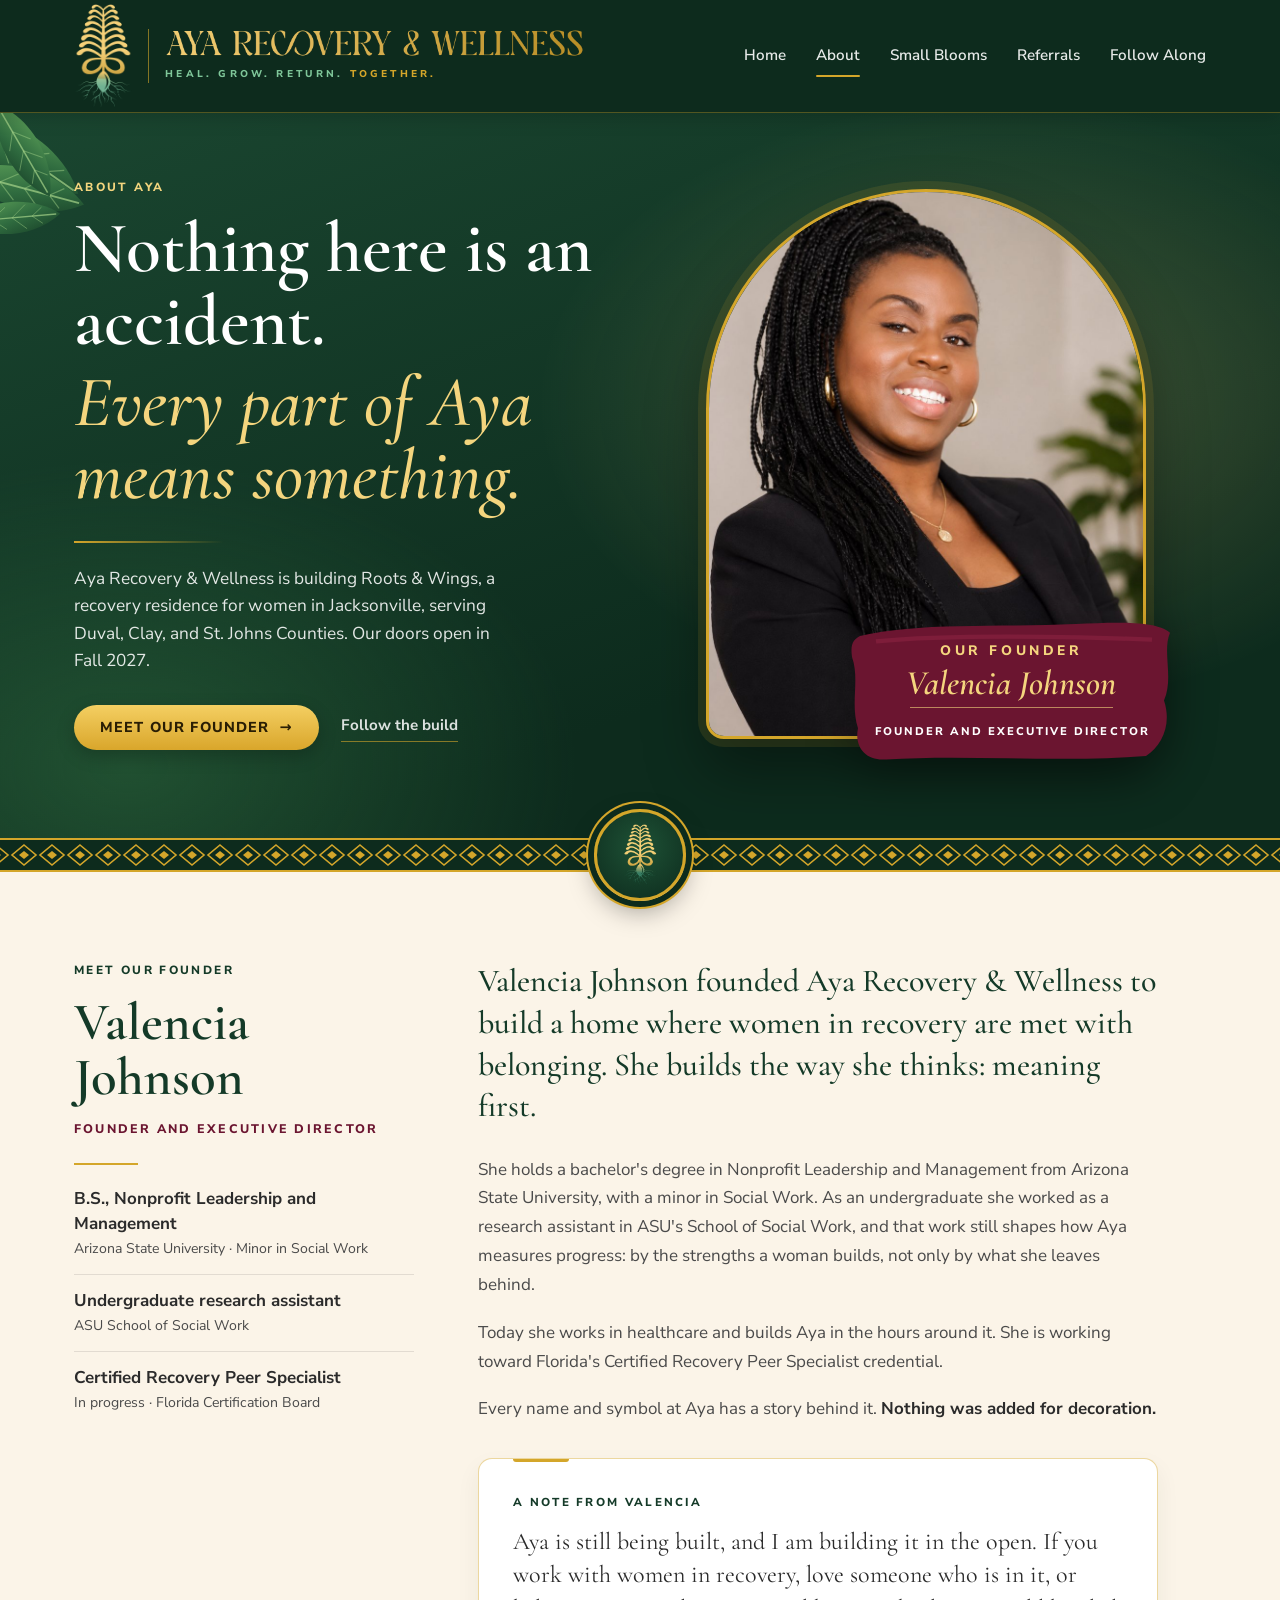
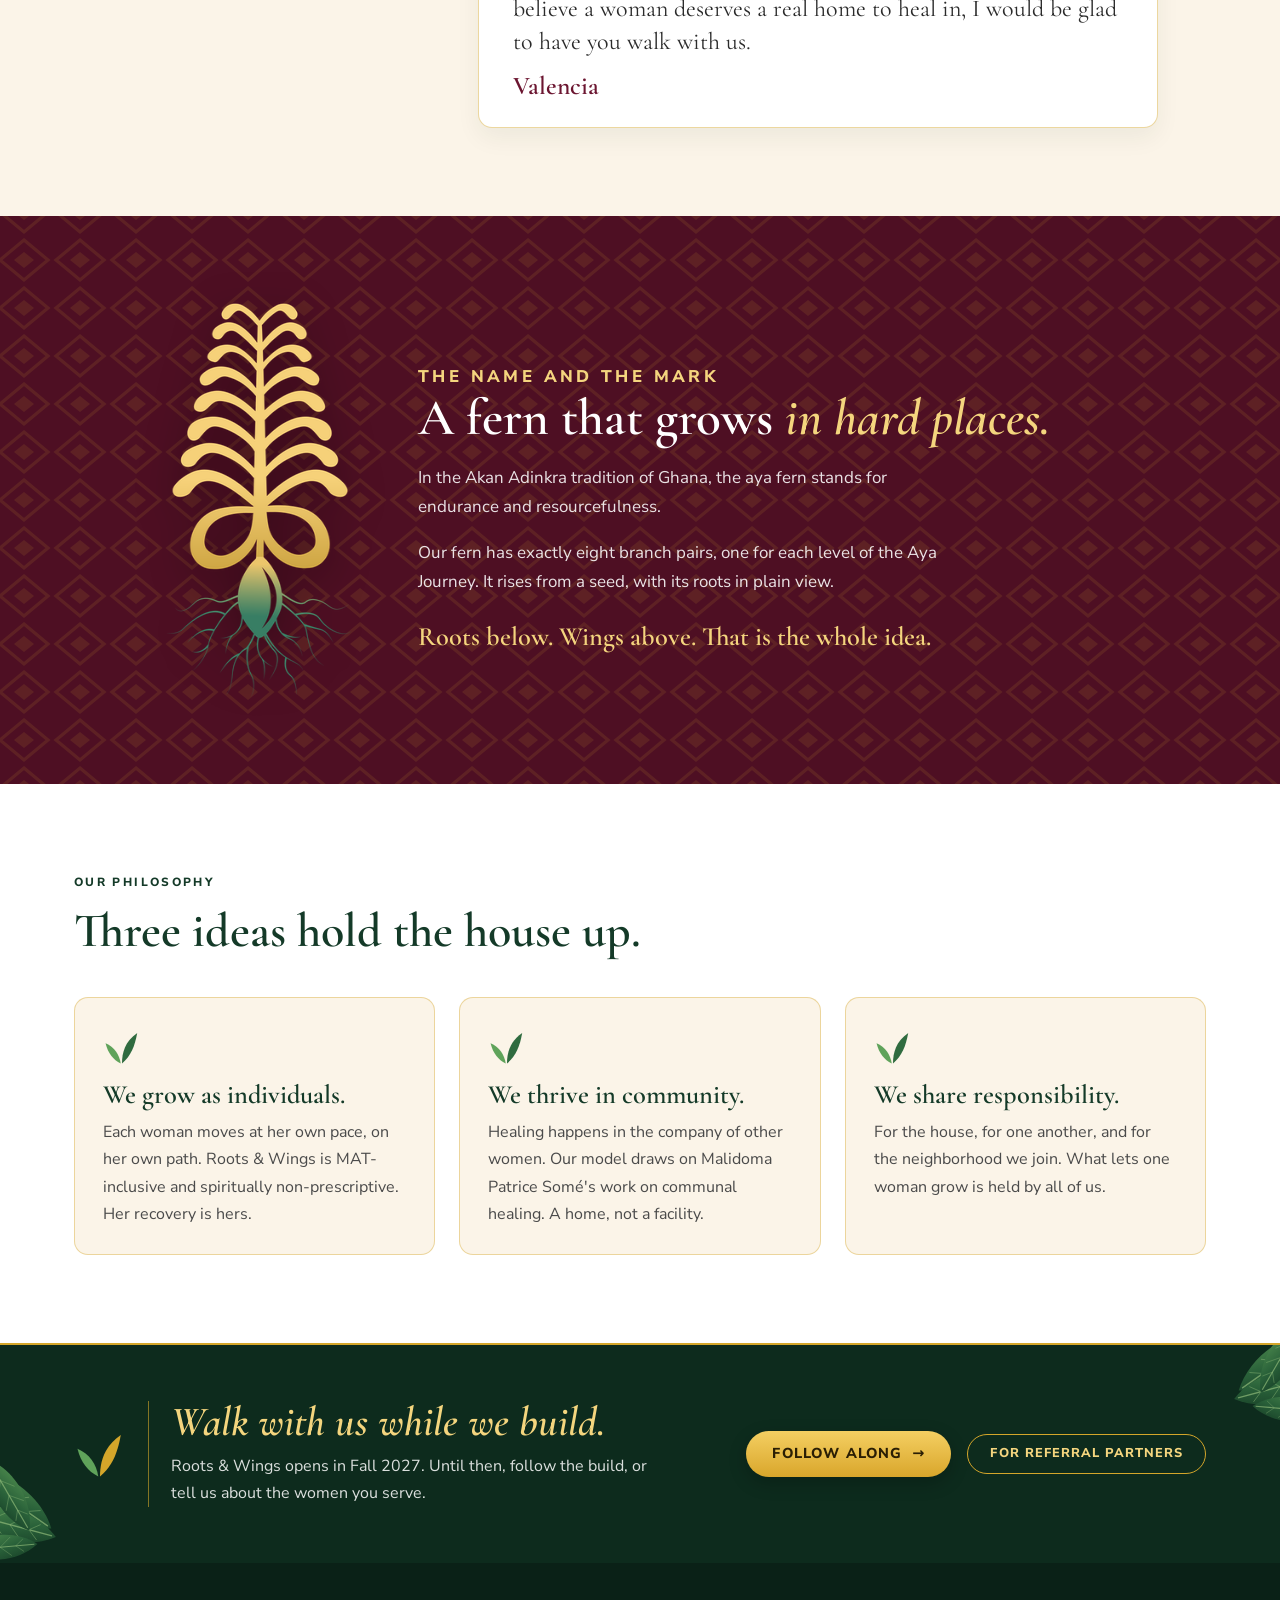
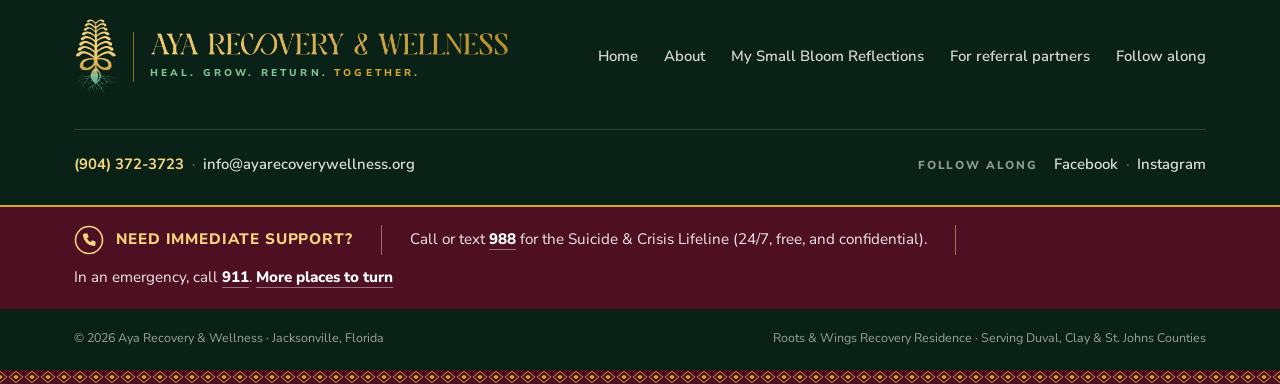
<file: aya-about.html>
<!DOCTYPE html>
<html lang="en">
<head>
<meta charset="UTF-8">
<meta name="color-scheme" content="light">
<meta name="viewport" content="width=device-width, initial-scale=1">
<title>About Aya &middot; Aya Recovery &amp; Wellness</title>
<link rel="preconnect" href="https://fonts.googleapis.com">
<link rel="preconnect" href="https://fonts.gstatic.com" crossorigin>
<link href="https://fonts.googleapis.com/css2?family=Cormorant+Garamond:ital,wght@0,400;0,500;0,600;0,700;1,400;1,500;1,600;1,700&amp;family=Nunito+Sans:opsz,wght@6..12,300;6..12,400;6..12,600;6..12,700;6..12,800&amp;display=swap" rel="stylesheet">
<link rel="stylesheet" href="assets/aya-site.css">
<link rel="icon" href="/favicon.ico" sizes="any">
<link rel="icon" type="image/png" sizes="32x32" href="/assets/favicon-32.png">
<link rel="icon" type="image/png" sizes="192x192" href="/assets/icon-192.png">
<link rel="icon" type="image/png" sizes="512x512" href="/assets/icon-512.png">
<link rel="apple-touch-icon" sizes="180x180" href="/apple-touch-icon.png?v=2">
<meta name="apple-mobile-web-app-title" content="Aya">
<meta name="theme-color" content="#0D2B1D">
<meta name="description" content="Meet Valencia Johnson, founder of Aya Recovery &amp; Wellness, and the meaning behind Aya and Roots &amp; Wings, a recovery residence for women in Jacksonville opening Fall 2027.">
<link rel="canonical" href="https://ayarecoverywellness.org/aya-about">
<meta property="og:type" content="website">
<meta property="og:site_name" content="Aya Recovery &amp; Wellness">
<meta property="og:title" content="About Aya &middot; Aya Recovery &amp; Wellness">
<meta property="og:description" content="Meet Valencia Johnson, founder of Aya Recovery &amp; Wellness, and the meaning behind Aya and Roots &amp; Wings, a recovery residence for women in Jacksonville opening Fall 2027.">
<meta property="og:url" content="https://ayarecoverywellness.org/aya-about">
<meta property="og:image" content="https://ayarecoverywellness.org/assets/og-image.png">
<meta property="og:image:width" content="1200">
<meta property="og:image:height" content="630">
<meta property="og:image:alt" content="Aya Recovery &amp; Wellness logo, a gold fern with green roots on deep jade">
<meta name="twitter:card" content="summary_large_image">
<meta name="twitter:title" content="About Aya &middot; Aya Recovery &amp; Wellness">
<meta name="twitter:description" content="Meet Valencia Johnson, founder of Aya Recovery &amp; Wellness, and the meaning behind Aya and Roots &amp; Wings, a recovery residence for women in Jacksonville opening Fall 2027.">
<meta name="twitter:image" content="https://ayarecoverywellness.org/assets/og-image.png">
</head>
<body>

<!-- shared leaf shapes, reused across the page -->
<svg width="0" height="0" style="position:absolute" aria-hidden="true" focusable="false">
  <defs>
    <linearGradient id="lf" x1="0" y1="0" x2="1" y2="1"><stop offset="0" stop-color="#5FA35A"/><stop offset=".55" stop-color="#2F6B3F"/><stop offset="1" stop-color="#173F27"/></linearGradient>
    <linearGradient id="lf2" x1="0" y1="0" x2="1" y2="1"><stop offset="0" stop-color="#8CC46A"/><stop offset="1" stop-color="#2F6B3F"/></linearGradient>
    <symbol id="leaf" viewBox="0 0 100 40"><path d="M2 20C24 0 70-2 98 20 70 42 24 40 2 20Z" fill="url(#lf)"/><path d="M4 20H94" stroke="#A7D48A" stroke-width="1.4" opacity=".7"/><path d="M30 20 44 9M50 20 64 8M30 20 44 31M50 20 64 32M70 20 80 12M70 20 80 28" stroke="#A7D48A" stroke-width=".9" opacity=".45" fill="none"/></symbol>
    <symbol id="spray" viewBox="0 0 240 240"><use href="#leaf" x="0" y="0" width="150" height="60" transform="rotate(35 20 20) translate(20 10)"/><use href="#leaf" width="140" height="56" transform="translate(10 70) rotate(15)"/><use href="#leaf" width="120" height="48" transform="translate(60 10) rotate(60)"/><use href="#leaf" width="110" height="44" transform="translate(0 130) rotate(-5)"/></symbol>
  </defs>
</svg>

<header>
  <div class="wrap nav">
    <a class="brand" href="/" aria-label="Aya Recovery and Wellness home">
      <img class="badge" src="assets/aya-fern-on-dark.png" width="269" height="480" alt="" aria-hidden="true">
      <span class="words"><img class="name" src="assets/aya-wordmark.png" width="1332" height="89" alt="Aya Recovery &amp; Wellness"><span class="tag">Heal. Grow. Return. <span class="tag-gold">Together.</span></span></span>
    </a>
    <nav class="menu" aria-label="Main">
      <a href="/">Home</a>
      <a href="aya-about.html" aria-current="page">About</a>
      <a href="aya-small-bloom.html">Small Blooms</a>
      <a href="aya-refer.html">Referrals</a>
      <a href="aya-follow.html">Follow Along</a>
    </nav>
  </div>
</header>

<main>
<section class="hero ab-hero" id="top">
  <svg class="leaf-tl" viewBox="0 0 240 240" aria-hidden="true"><use href="#spray"/></svg>
  <svg class="leaf-br" viewBox="0 0 240 240" aria-hidden="true"><use href="#spray"/></svg>
  <div class="wrap">
    <div class="copy">
      <p class="eyebrow">About Aya</p>
      <h1>Nothing here is an accident. <em>Every part of Aya means something.</em></h1>
      <div class="rule" aria-hidden="true"></div>
      <p class="lead">Aya Recovery &amp; Wellness is building Roots &amp; Wings, a recovery residence for women in Jacksonville, serving Duval, Clay, and St. Johns Counties. Our doors open in Fall 2027.</p>
      <div class="cta">
        <a class="btn btn-gold" href="#founder">Meet our founder <span class="arr" aria-hidden="true">&rarr;</span></a>
        <a class="soft" href="aya-follow.html">Follow the build</a>
      </div>
    </div>

    <div class="ab-portrait">
      <div class="ab-arch">
        <img src="assets/valencia-johnson.jpg" width="900" height="1175" alt="Valencia Johnson, Founder and Executive Director of Aya Recovery and Wellness">
      </div>
      <div class="soon ab-ribbon">
        <svg class="brush" viewBox="0 0 330 170" preserveAspectRatio="none" aria-hidden="true"><path d="M14 22C70 6 150 12 230 8 270 6 310 4 324 18 316 40 328 70 318 96 326 124 316 148 300 160 220 168 120 158 40 164 20 166 8 150 12 128 4 100 14 72 6 46 4 30 8 26 14 22Z" fill="#6B1530"/><path d="M30 28C100 20 220 22 306 26" stroke="#8A2342" stroke-width="5" fill="none" opacity=".6"/></svg>
        <p class="s1">Our founder</p>
        <p class="s2">Valencia Johnson</p>
        <span class="ab-ribbon-rule" aria-hidden="true"></span>
        <p class="s3">Founder and Executive Director</p>
      </div>
    </div>
  </div>
</section>

<div class="kente" aria-hidden="true"><div class="seal"><img src="assets/aya-fern.png" alt=""></div></div>

<section class="ab-founder" id="founder">
  <div class="wrap">
    <div class="ab-who reveal">
      <p class="eyebrow ink">Meet our founder</p>
      <h2>Valencia Johnson</h2>
      <p class="ab-role">Founder and Executive Director</p>
      <div class="ab-rule" aria-hidden="true"></div>
      <ul class="ab-creds">
        <li><b>B.S., Nonprofit Leadership and Management</b><span>Arizona State University &middot; Minor in Social Work</span></li>
        <li><b>Undergraduate research assistant</b><span>ASU School of Social Work</span></li>
        <li><b>Certified Recovery Peer Specialist</b><span>In progress &middot; Florida Certification Board</span></li>
      </ul>
    </div>
    <div class="ab-bio">
      <p class="ab-lead reveal">Valencia Johnson founded Aya Recovery &amp; Wellness to build a home where women in recovery are met with belonging. She builds the way she thinks: meaning first.</p>
      <p class="reveal">She holds a bachelor's degree in Nonprofit Leadership and Management from Arizona State University, with a minor in Social Work. As an undergraduate she worked as a research assistant in ASU's School of Social Work, and that work still shapes how Aya measures progress: by the strengths a woman builds, not only by what she leaves behind.</p>
      <p class="reveal">Today she works in healthcare and builds Aya in the hours around it. She is working toward Florida's Certified Recovery Peer Specialist credential.</p>
      <p class="reveal">Every name and symbol at Aya has a story behind it. <b>Nothing was added for decoration.</b></p>
      <div class="ab-note reveal">
        <p class="ab-note-label">A note from Valencia</p>
        <p class="ab-note-text">Aya is still being built, and I am building it in the open. If you work with women in recovery, love someone who is in it, or believe a woman deserves a real home to heal in, I would be glad to have you walk with us.</p>
        <p class="ab-note-sign">Valencia</p>
      </div>
    </div>
  </div>
</section>

<section class="ab-mark">
  <div class="wrap">
    <img class="fern reveal" src="assets/aya-fern.png" width="223" height="400" alt="The Aya fern: a gold fern with eight branch pairs rising from a green seed and its roots">
    <div>
      <p class="eyebrow reveal">The name and the mark</p>
      <h2 class="reveal">A fern that grows <em>in hard places.</em></h2>
      <p class="reveal">In the Akan Adinkra tradition of Ghana, the aya fern stands for endurance and resourcefulness.</p>
      <p class="reveal">Our fern has exactly eight branch pairs, one for each level of the Aya Journey. It rises from a seed, with its roots in plain view.</p>
      <p class="ab-motto reveal">Roots below. Wings above. That is the whole idea.</p>
    </div>
  </div>
</section>

<section class="ab-philo">
  <div class="wrap">
    <p class="eyebrow ink reveal">Our philosophy</p>
    <h2 class="reveal">Three ideas hold the house up.</h2>
    <div class="ab-ideas">
      <div class="ab-idea reveal">
        <svg class="sprout" viewBox="0 0 60 60" aria-hidden="true"><path d="M30 56C30 40 34 22 54 8 50 30 44 44 30 56Z" fill="#2F6B3F"/><path d="M28 56C26 42 18 30 4 24 8 40 16 50 28 56Z" fill="#5FA35A"/></svg>
        <h3>We grow as individuals.</h3>
        <p>Each woman moves at her own pace, on her own path. Roots &amp; Wings is MAT-inclusive and spiritually non-prescriptive. Her recovery is hers.</p>
      </div>
      <div class="ab-idea reveal">
        <svg class="sprout" viewBox="0 0 60 60" aria-hidden="true"><path d="M30 56C30 40 34 22 54 8 50 30 44 44 30 56Z" fill="#2F6B3F"/><path d="M28 56C26 42 18 30 4 24 8 40 16 50 28 56Z" fill="#5FA35A"/></svg>
        <h3>We thrive in community.</h3>
        <p>Healing happens in the company of other women. Our model draws on Malidoma Patrice Som&eacute;'s work on communal healing. A home, not a facility.</p>
      </div>
      <div class="ab-idea reveal">
        <svg class="sprout" viewBox="0 0 60 60" aria-hidden="true"><path d="M30 56C30 40 34 22 54 8 50 30 44 44 30 56Z" fill="#2F6B3F"/><path d="M28 56C26 42 18 30 4 24 8 40 16 50 28 56Z" fill="#5FA35A"/></svg>
        <h3>We share responsibility.</h3>
        <p>For the house, for one another, and for the neighborhood we join. What lets one woman grow is held by all of us.</p>
      </div>
    </div>
  </div>
</section>

<section class="news ab-close">
  <svg class="leaf-a" viewBox="0 0 240 240" aria-hidden="true"><use href="#spray"/></svg>
  <svg class="leaf-b" viewBox="0 0 240 240" aria-hidden="true"><use href="#spray"/></svg>
  <div class="wrap">
    <div class="copy reveal">
      <svg class="sprout" viewBox="0 0 60 60" aria-hidden="true"><path d="M30 56C30 40 34 22 54 8 50 30 44 44 30 56Z" fill="#D4A62A"/><path d="M28 56C26 42 18 30 4 24 8 40 16 50 28 56Z" fill="#5FA35A"/></svg>
      <div class="txt">
        <h2>Walk with us while we build.</h2>
        <p>Roots &amp; Wings opens in Fall 2027. Until then, follow the build, or tell us about the women you serve.</p>
      </div>
    </div>
    <div class="cta reveal">
      <a class="btn btn-gold" href="aya-follow.html">Follow along <span class="arr" aria-hidden="true">&rarr;</span></a>
      <a class="btn btn-line" href="aya-refer.html">For referral partners</a>
    </div>
  </div>
</section>
</main>


<footer>
  <div class="wrap">
    <div class="top">
      <a class="brand" href="/">
        <img class="badge" src="assets/aya-fern-on-dark.png" width="269" height="480" alt="" aria-hidden="true">
        <span class="words"><img class="name" src="assets/aya-wordmark.png" width="1332" height="89" alt="Aya Recovery &amp; Wellness"><span class="tag">Heal. Grow. Return. <span class="tag-gold">Together.</span></span></span>
      </a>
      <nav class="fnav" aria-label="Footer">
        <a href="/">Home</a>
        <a href="aya-about.html">About</a>
        <a href="aya-small-bloom.html">My Small Bloom Reflections</a>
        <a href="aya-refer.html">For referral partners</a>
        <a href="aya-follow.html">Follow along</a>
      </nav>
    </div>
    <div class="reach">
      <span class="contact">
        <a class="ph" href="tel:+19043723723">(904) 372-3723</a>
        <span class="sep">&nbsp;&middot;&nbsp;</span>
        <a class="em" href="mailto:info@ayarecoverywellness.org">info@ayarecoverywellness.org</a>
      </span>
      <span class="social">
        <span class="lbl">Follow along</span>
        <a href="https://www.facebook.com/ayarecoverywellness" target="_blank" rel="noopener">Facebook</a>
        <span class="sep">&nbsp;&middot;&nbsp;</span>
        <a href="https://www.instagram.com/ayarecoverywellness/" target="_blank" rel="noopener">Instagram</a>
      </span>
    </div>
  </div>
  <div class="crisisbar">
    <div class="wrap">
      <span class="ask"><svg viewBox="0 0 30 30" aria-hidden="true"><circle cx="15" cy="15" r="13.5" fill="none" stroke="#F4D57E" stroke-width="1.6"/><path d="M10.5 8.5h3l1.2 3.4-1.8 1.3a8 8 0 0 0 3.9 3.9l1.3-1.8 3.4 1.2v3a1.6 1.6 0 0 1-1.7 1.6A12 12 0 0 1 8.9 10.2a1.6 1.6 0 0 1 1.6-1.7Z" fill="#F4D57E"/></svg>Need immediate support?</span>
      <span class="bar" aria-hidden="true"></span>
      <span>Call or text <a href="tel:988">988</a> for the Suicide &amp; Crisis Lifeline (24/7, free, and confidential).</span>
      <span class="bar" aria-hidden="true"></span>
      <span>In an emergency, call <a href="tel:911">911</a>. <a href="/#help">More places to turn</a></span>
    </div>
  </div>
  <div class="fine">
    <div class="wrap">
      <span>&copy; 2026 Aya Recovery &amp; Wellness &middot; Jacksonville, Florida</span>
      <span>Roots &amp; Wings Recovery Residence &middot; Serving Duval, Clay &amp; St. Johns Counties</span>
    </div>
  </div>
  <div class="patternfoot" aria-hidden="true"></div>
</footer>
<script>
  (function(){
    var els=document.querySelectorAll('.reveal');
    var still=window.matchMedia&&window.matchMedia('(prefers-reduced-motion: reduce)').matches;
    if(still||!('IntersectionObserver' in window)){els.forEach(function(el){el.classList.add('in');});return;}
    var io=new IntersectionObserver(function(entries){entries.forEach(function(e){if(e.isIntersecting){e.target.classList.add('in');io.unobserve(e.target);}});},{threshold:.12});
    els.forEach(function(el){io.observe(el);});
  })();
</script>
</body>
</html>
</file>
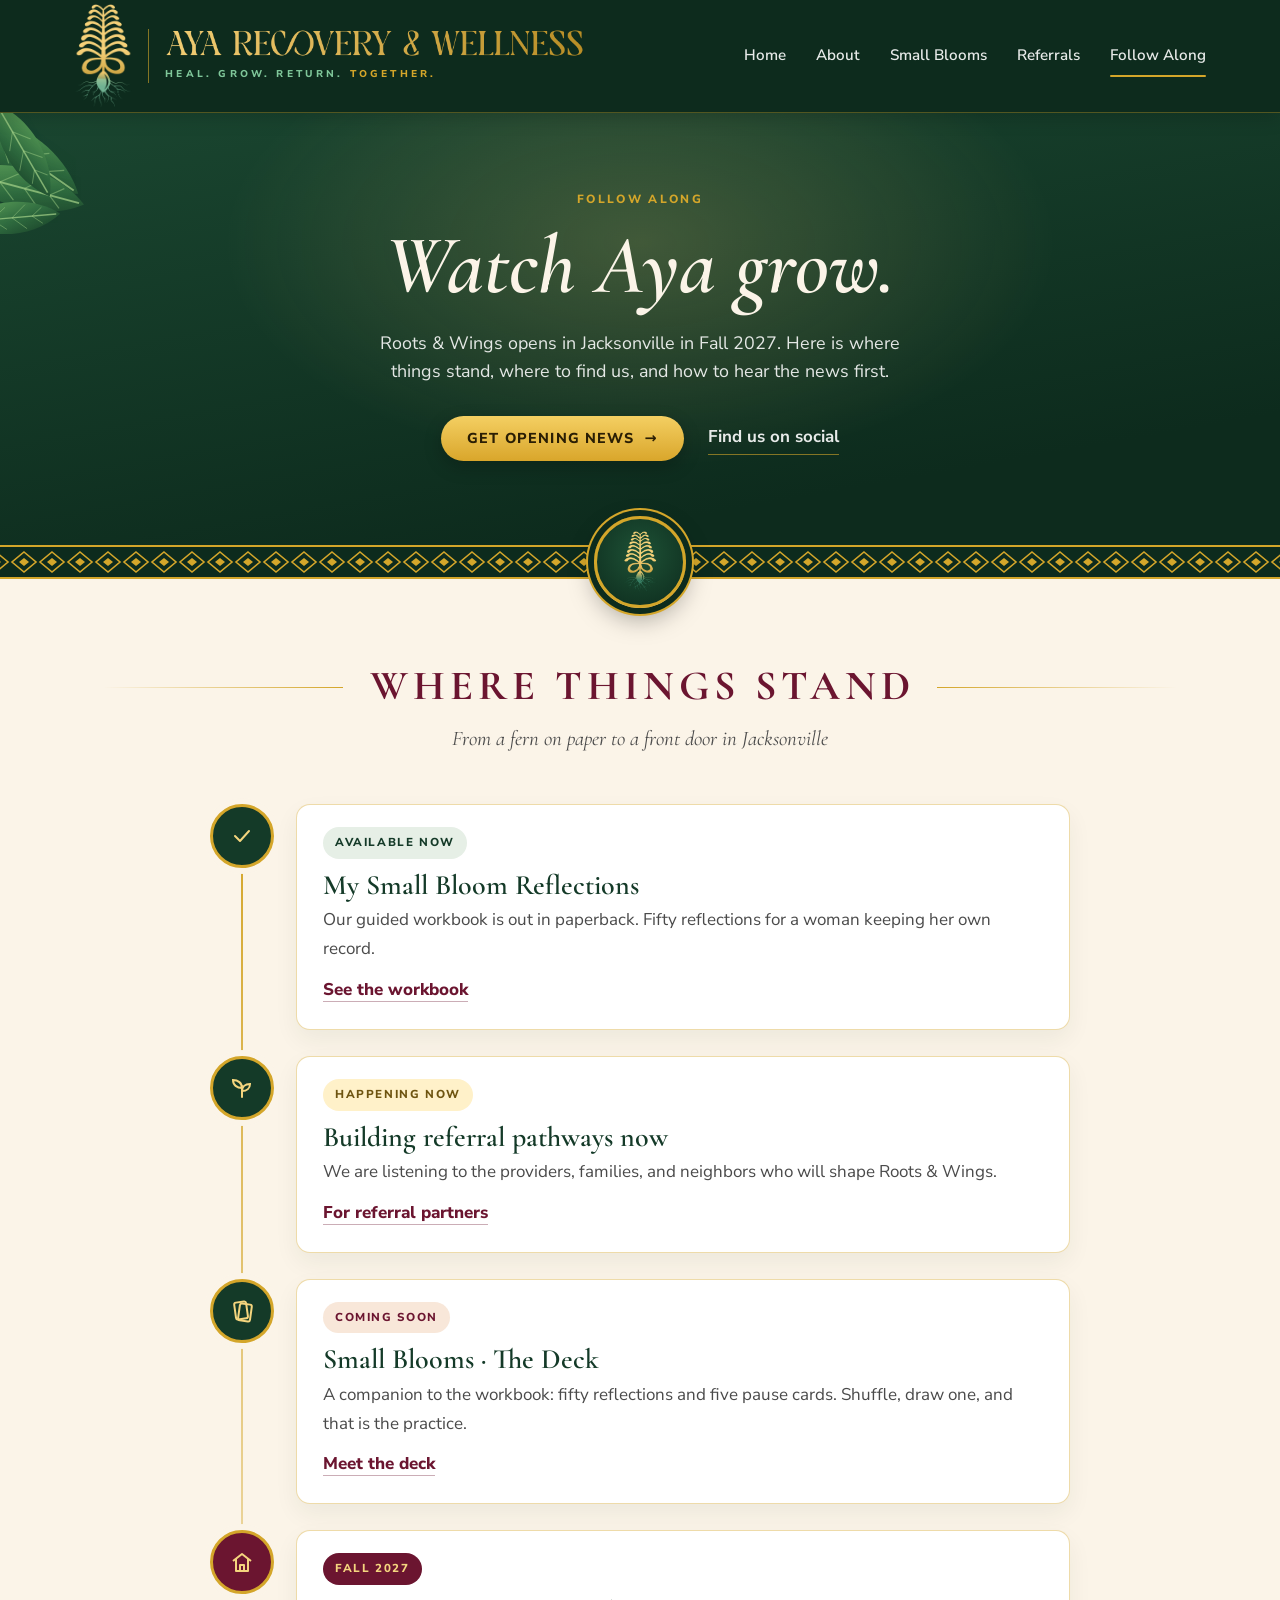
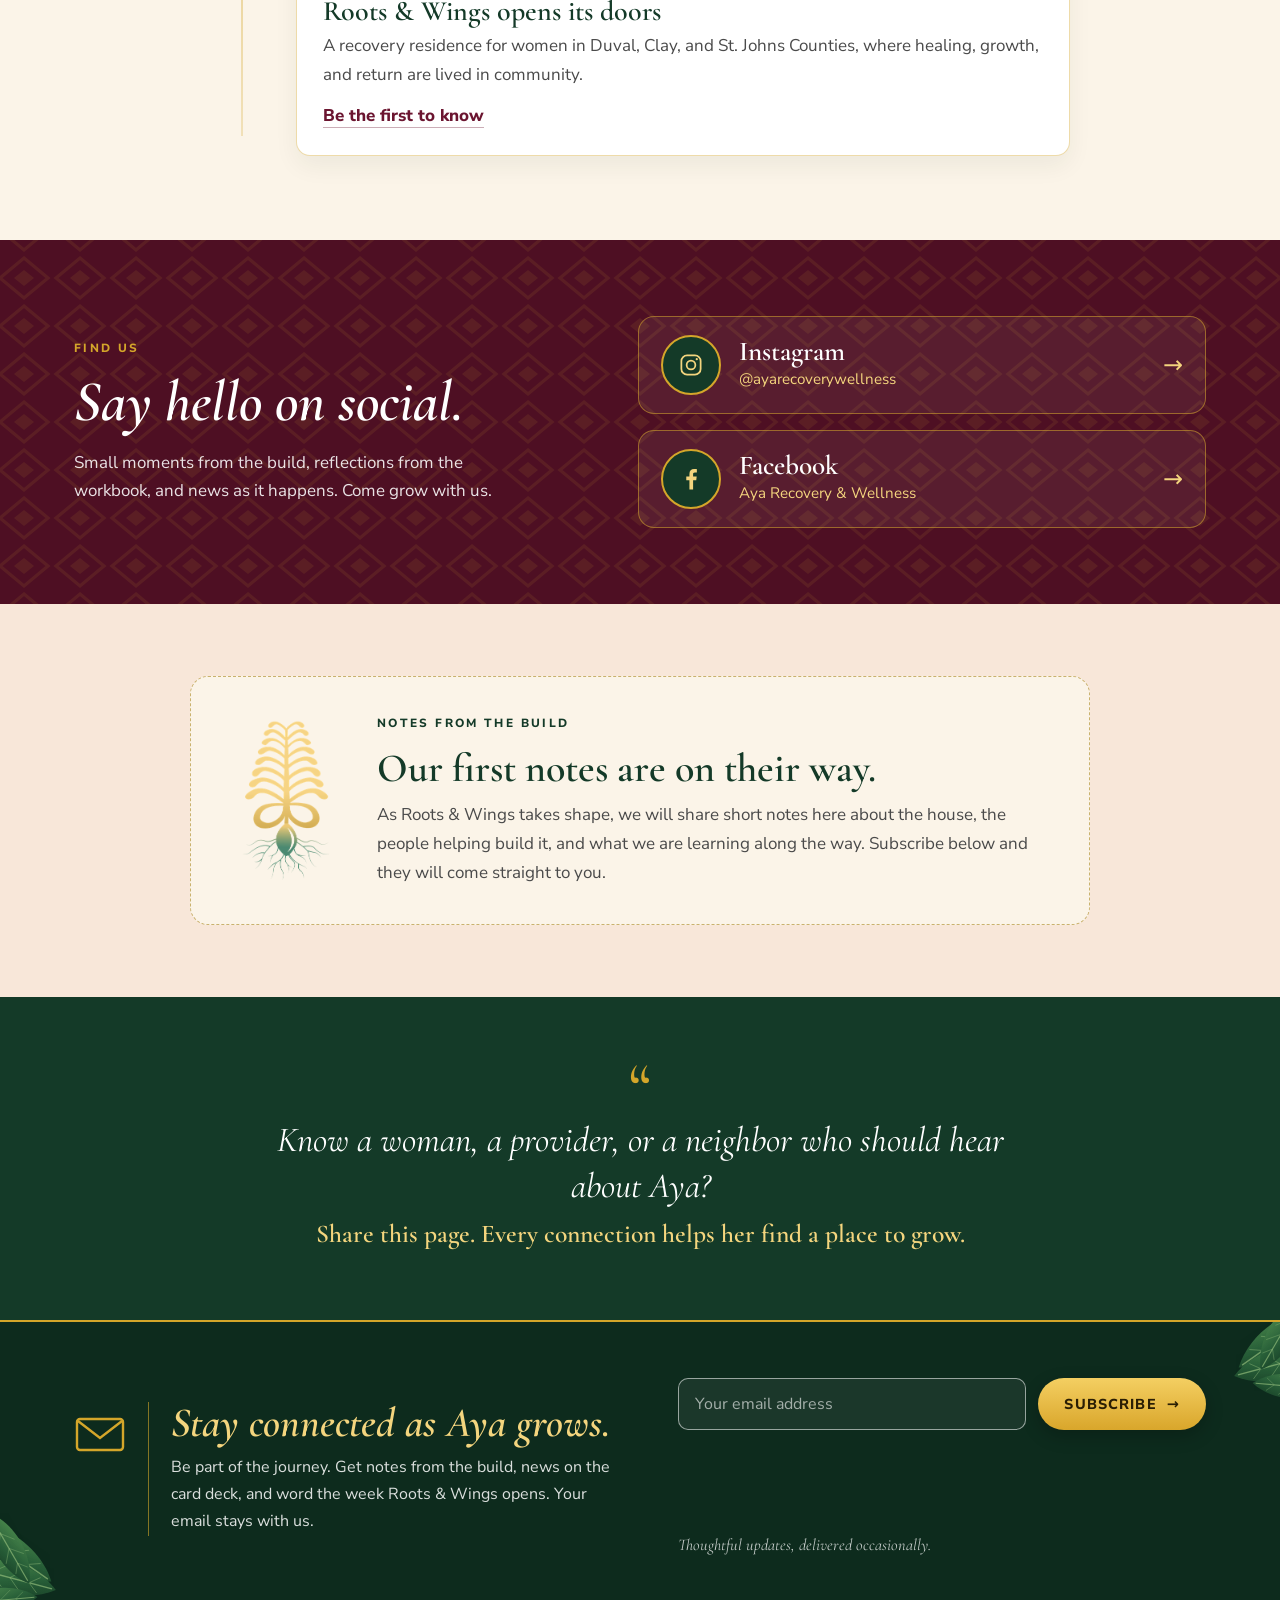
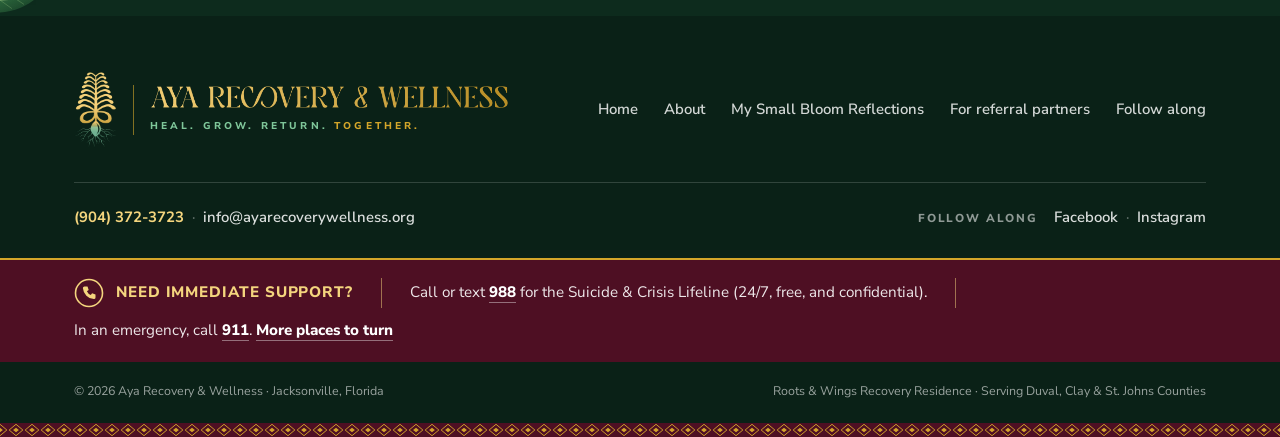
<file: aya-follow.html>
<!DOCTYPE html>
<html lang="en">
<head>
<meta charset="UTF-8">
<meta name="color-scheme" content="light">
<meta name="viewport" content="width=device-width, initial-scale=1">
<title>Follow along &middot; Aya Recovery &amp; Wellness</title>
<link rel="preconnect" href="https://fonts.googleapis.com">
<link rel="preconnect" href="https://fonts.gstatic.com" crossorigin>
<link href="https://fonts.googleapis.com/css2?family=Cormorant+Garamond:ital,wght@0,400;0,500;0,600;0,700;1,400;1,500;1,600;1,700&amp;family=Nunito+Sans:opsz,wght@6..12,300;6..12,400;6..12,600;6..12,700;6..12,800&amp;display=swap" rel="stylesheet">
<link rel="stylesheet" href="assets/aya-site.css">
<style>
  /* Follow Along page */
  .fa-hero{position:relative;overflow:hidden;color:#fff;text-align:center;background:
      radial-gradient(ellipse 50% 80% at 50% 30%,rgba(244,213,126,.2),rgba(244,213,126,0) 65%),
      linear-gradient(170deg,#1A4630 0%,var(--forest-deep) 80%);}
  .fa-hero .wrap{position:relative;z-index:2;max-width:820px;padding-top:76px;padding-bottom:84px;display:flex;flex-direction:column;align-items:center;}
  .fa-hero h1{font-style:italic;font-weight:600;font-size:clamp(3rem,7vw,5.2rem);line-height:1;color:var(--cream);animation:ayaRise .9s ease .1s both;}
  .fa-hero .eyebrow{animation:ayaRise .7s ease both;}
  .fa-hero .lead{margin:22px 0 30px;font-size:1.12rem;line-height:1.6;color:rgba(255,255,255,.88);max-width:48ch;animation:ayaRise .8s ease .4s both;}
  .fa-hero .cta{display:flex;flex-wrap:wrap;justify-content:center;gap:14px 24px;align-items:center;animation:ayaRise .8s ease .6s both;}
  .fa-hero .cta .soft{color:rgba(255,255,255,.9);font-weight:700;text-decoration:none;border-bottom:1px solid rgba(212,166,42,.6);padding-bottom:2px;}

  .ruletitle{display:flex;align-items:center;gap:22px;justify-content:center;margin-bottom:12px;}
  .ruletitle::before,.ruletitle::after{content:"";flex:1;max-width:240px;height:1px;background:linear-gradient(90deg,rgba(212,166,42,0),var(--gold));}
  .ruletitle::after{transform:scaleX(-1);}
  .ruletitle h2{font-family:var(--serif);font-weight:700;font-size:clamp(1.8rem,3.6vw,2.6rem);letter-spacing:.12em;padding-left:.12em;text-transform:uppercase;color:var(--burgundy);text-align:center;}
  .stand{background:var(--cream);padding:86px 0 84px;}
  .stand .sub{text-align:center;margin:0 0 48px;font-family:var(--serif);font-style:italic;font-size:1.3rem;color:var(--graphite);}
  .growth{position:relative;list-style:none;margin:0 auto;padding:0;max-width:860px;display:grid;gap:26px;}
  .growth::before{content:"";position:absolute;left:31px;top:20px;bottom:20px;width:2px;background:linear-gradient(180deg,var(--gold),rgba(212,166,42,.25));}
  .growth li{position:relative;display:grid;grid-template-columns:64px 1fr;gap:22px;align-items:start;}
  .growth .node{position:relative;z-index:1;width:64px;height:64px;border-radius:50%;background:var(--forest);border:3px solid var(--gold);display:flex;align-items:center;justify-content:center;box-shadow:0 0 0 6px var(--cream);}
  .growth .node svg{width:28px;height:28px;}
  .growth li.st-ahead .node{background:var(--burgundy);}
  .growth .card{background:#fff;border:1px solid rgba(212,166,42,.4);border-radius:14px;padding:22px 26px 24px;box-shadow:0 10px 24px rgba(13,43,29,.06);min-width:0;}
  .growth .chip{display:inline-block;font-size:.72rem;font-weight:800;letter-spacing:.14em;text-transform:uppercase;padding:6px 12px;border-radius:999px;background:#E6EFE6;color:var(--forest);}
  .growth li.st-now .chip{background:#FFF1C9;color:#6E5410;}
  .growth li.st-soon .chip{background:var(--blush);color:var(--burgundy);}
  .growth li.st-ahead .chip{background:var(--burgundy);color:var(--gold-light);}
  .growth h3{margin:12px 0 6px;font-size:1.75rem;color:var(--forest);}
  .growth p{margin:0 0 12px;color:var(--graphite);}

  .findus{position:relative;background:var(--burgundy-deep);color:#fff;overflow:hidden;}
  .findus::before{content:"";position:absolute;inset:0;background:var(--diamonds) repeat center/56px 48px;opacity:.1;}
  .findus .wrap{position:relative;display:grid;grid-template-columns:1fr 1.1fr;gap:48px;align-items:center;padding-top:76px;padding-bottom:76px;}
  .findus h2{font-style:italic;font-size:clamp(2.4rem,4.6vw,3.6rem);color:#fff;}
  .findus .intro p:last-child{margin:16px 0 0;color:rgba(255,255,255,.88);font-size:1.06rem;max-width:42ch;}
  .handles{display:grid;gap:16px;}
  .handle{display:grid;grid-template-columns:60px 1fr auto;gap:18px;align-items:center;background:rgba(255,255,255,.06);border:1.5px solid rgba(212,166,42,.55);border-radius:16px;padding:18px 22px;text-decoration:none;color:#fff;transition:background .2s ease, transform .2s ease;}
  .handle:hover{background:rgba(255,255,255,.12);transform:translateY(-2px);}
  .handle .ico{width:60px;height:60px;border-radius:50%;background:var(--forest);border:2px solid var(--gold);display:flex;align-items:center;justify-content:center;}
  .handle .ico svg{width:28px;height:28px;}
  .handle .txt{min-width:0;}
  .handle .where{display:block;font-family:var(--serif);font-size:1.7rem;font-weight:600;line-height:1.1;}
  .handle .at{display:block;font-size:.95rem;color:var(--gold-light);overflow-wrap:anywhere;}
  .handle .go{font-size:1.5rem;color:var(--gold-light);transition:transform .2s ease;}
  .handle:hover .go{transform:translateX(4px);}

  .notes{background:var(--blush);padding:72px 0;}
  .notecard{display:grid;grid-template-columns:110px 1fr;gap:36px;align-items:center;max-width:900px;margin:0 auto;background:var(--cream);border:1px dashed rgba(168,133,28,.6);border-radius:18px;padding:36px 40px;}
  .notecard .fern{width:90px;margin:0 auto;opacity:.9;}
  .notecard h2{font-size:clamp(1.9rem,3.6vw,2.5rem);color:var(--forest);}
  .notecard p:last-child{margin:12px 0 0;color:var(--graphite);}

  .sharecall{background:var(--forest);color:#fff;text-align:center;}
  .sharecall .wrap{max-width:820px;padding-top:70px;padding-bottom:70px;}
  .sharecall .q{display:block;font-family:var(--serif);font-size:4.4rem;line-height:.6;color:var(--gold);margin-bottom:8px;}
  .sharecall p{margin:0;font-family:var(--serif);font-style:italic;font-size:clamp(1.5rem,3.2vw,2.2rem);line-height:1.3;}
  .sharecall p.g{margin-top:8px;font-style:normal;font-weight:600;color:var(--gold-light);font-size:clamp(1.2rem,2.4vw,1.6rem);}

  @media(max-width:860px){
    .findus .wrap{grid-template-columns:1fr;gap:30px;}
  }
  @media(max-width:620px){
    .growth::before{left:23px;}
    .growth li{grid-template-columns:48px 1fr;gap:14px;}
    .growth .node{width:48px;height:48px;}
    .growth .node svg{width:22px;height:22px;}
    .growth .card{padding:18px;}
    .growth h3{font-size:1.45rem;}
    .handle{grid-template-columns:48px 1fr auto;padding:14px 16px;gap:14px;}
    .handle .ico{width:48px;height:48px;}
    .handle .where{font-size:1.4rem;}
    .notecard{grid-template-columns:1fr;gap:16px;padding:28px 22px;text-align:center;}
    .notecard .fern{width:60px;}
  }
</style>
<link rel="icon" href="/favicon.ico" sizes="any">
<link rel="icon" type="image/png" sizes="32x32" href="/assets/favicon-32.png">
<link rel="icon" type="image/png" sizes="192x192" href="/assets/icon-192.png">
<link rel="icon" type="image/png" sizes="512x512" href="/assets/icon-512.png">
<link rel="apple-touch-icon" sizes="180x180" href="/apple-touch-icon.png?v=2">
<meta name="apple-mobile-web-app-title" content="Aya">
<meta name="theme-color" content="#0D2B1D">
<meta name="description" content="Follow Aya Recovery &amp; Wellness as Roots &amp; Wings grows toward its Fall 2027 opening in Jacksonville: milestones, social links, and opening news.">
<link rel="canonical" href="https://ayarecoverywellness.org/aya-follow">
<meta property="og:type" content="website">
<meta property="og:site_name" content="Aya Recovery &amp; Wellness">
<meta property="og:title" content="Follow along &middot; Aya Recovery &amp; Wellness">
<meta property="og:description" content="Follow Aya Recovery &amp; Wellness as Roots &amp; Wings grows toward its Fall 2027 opening in Jacksonville: milestones, social links, and opening news.">
<meta property="og:url" content="https://ayarecoverywellness.org/aya-follow">
<meta property="og:image" content="https://ayarecoverywellness.org/assets/og-image.png">
<meta property="og:image:width" content="1200">
<meta property="og:image:height" content="630">
<meta property="og:image:alt" content="Aya Recovery &amp; Wellness logo, a gold fern with green roots on deep jade">
<meta name="twitter:card" content="summary_large_image">
<meta name="twitter:title" content="Follow along &middot; Aya Recovery &amp; Wellness">
<meta name="twitter:description" content="Follow Aya Recovery &amp; Wellness as Roots &amp; Wings grows toward its Fall 2027 opening in Jacksonville: milestones, social links, and opening news.">
<meta name="twitter:image" content="https://ayarecoverywellness.org/assets/og-image.png">
</head>
<body>

<!-- shared leaf shapes, reused across the page -->
<svg width="0" height="0" style="position:absolute" aria-hidden="true" focusable="false">
  <defs>
    <linearGradient id="lf" x1="0" y1="0" x2="1" y2="1"><stop offset="0" stop-color="#5FA35A"/><stop offset=".55" stop-color="#2F6B3F"/><stop offset="1" stop-color="#173F27"/></linearGradient>
    <linearGradient id="lf2" x1="0" y1="0" x2="1" y2="1"><stop offset="0" stop-color="#8CC46A"/><stop offset="1" stop-color="#2F6B3F"/></linearGradient>
    <symbol id="leaf" viewBox="0 0 100 40"><path d="M2 20C24 0 70-2 98 20 70 42 24 40 2 20Z" fill="url(#lf)"/><path d="M4 20H94" stroke="#A7D48A" stroke-width="1.4" opacity=".7"/><path d="M30 20 44 9M50 20 64 8M30 20 44 31M50 20 64 32M70 20 80 12M70 20 80 28" stroke="#A7D48A" stroke-width=".9" opacity=".45" fill="none"/></symbol>
    <symbol id="spray" viewBox="0 0 240 240"><use href="#leaf" x="0" y="0" width="150" height="60" transform="rotate(35 20 20) translate(20 10)"/><use href="#leaf" width="140" height="56" transform="translate(10 70) rotate(15)"/><use href="#leaf" width="120" height="48" transform="translate(60 10) rotate(60)"/><use href="#leaf" width="110" height="44" transform="translate(0 130) rotate(-5)"/></symbol>
    <symbol id="hibiscus" viewBox="-40 -40 80 80"><g fill="#E23A5C"><ellipse rx="22" ry="14" cx="20"/><ellipse rx="22" ry="14" cx="20" transform="rotate(72)"/><ellipse rx="22" ry="14" cx="20" transform="rotate(144)"/><ellipse rx="22" ry="14" cx="20" transform="rotate(216)"/><ellipse rx="22" ry="14" cx="20" transform="rotate(288)"/></g><circle r="9" fill="#9E1638"/><path d="M0 0 18-20" stroke="#F4D57E" stroke-width="2.4"/><circle cx="19" cy="-21" r="3.5" fill="#F4D57E"/></symbol>
    <symbol id="frond" viewBox="-40 -170 80 175"><path d="M0 0C-4-50 2-110 10-160" stroke="#8CC46A" stroke-width="3" fill="none"/><g fill="url(#lf2)"><ellipse cx="-24" cy="-30" rx="26" ry="7" transform="rotate(-20 -24 -30)"/><ellipse cx="26" cy="-38" rx="26" ry="7" transform="rotate(20 26 -38)"/><ellipse cx="-20" cy="-62" rx="23" ry="6.5" transform="rotate(-24 -20 -62)"/><ellipse cx="26" cy="-70" rx="23" ry="6.5" transform="rotate(22 26 -70)"/><ellipse cx="-14" cy="-94" rx="19" ry="5.5" transform="rotate(-28 -14 -94)"/><ellipse cx="26" cy="-102" rx="19" ry="5.5" transform="rotate(26 26 -102)"/><ellipse cx="-6" cy="-124" rx="15" ry="4.5" transform="rotate(-32 -6 -124)"/><ellipse cx="22" cy="-132" rx="15" ry="4.5" transform="rotate(30 22 -132)"/><ellipse cx="10" cy="-156" rx="9" ry="4" transform="rotate(-70 10 -156)"/></g></symbol>
  </defs>
</svg>

<header>
  <div class="wrap nav">
    <a class="brand" href="/" aria-label="Aya Recovery and Wellness home">
      <img class="badge" src="assets/aya-fern-on-dark.png" width="269" height="480" alt="" aria-hidden="true">
      <span class="words"><img class="name" src="assets/aya-wordmark.png" width="1332" height="89" alt="Aya Recovery &amp; Wellness"><span class="tag">Heal. Grow. Return. <span class="tag-gold">Together.</span></span></span>
    </a>
    <nav class="menu" aria-label="Main">
      <a href="/">Home</a>
      <a href="aya-about.html">About</a>
      <a href="aya-small-bloom.html">Small Blooms</a>
      <a href="aya-refer.html">Referrals</a>
      <a href="aya-follow.html" aria-current="page">Follow Along</a>
    </nav>
  </div>
</header>

<main>
<section class="fa-hero">
  <svg class="leaf-tl" viewBox="0 0 240 240" aria-hidden="true"><use href="#spray"/></svg>
  <svg class="leaf-br" viewBox="0 0 240 240" aria-hidden="true" style="transform:scale(-1,-1)"><use href="#spray"/></svg>
  <div class="wrap">
    <p class="eyebrow">Follow along</p>
    <h1>Watch Aya grow.</h1>
    <p class="lead">Roots &amp; Wings opens in Jacksonville in Fall 2027. Here is where things stand, where to find us, and how to hear the news first.</p>
    <div class="cta">
      <a class="btn btn-gold" href="#news">Get opening news <span class="arr" aria-hidden="true">&rarr;</span></a>
      <a class="soft" href="#social">Find us on social</a>
    </div>
  </div>
</section>

<div class="kente" aria-hidden="true"><div class="seal"><img src="assets/aya-fern.png" alt=""></div></div>

<section class="stand">
  <div class="wrap">
    <div class="ruletitle reveal"><h2>Where things stand</h2></div>
    <p class="sub reveal">From a fern on paper to a front door in Jacksonville</p>
    <ol class="growth">
      <li class="reveal st-done">
        <span class="node" aria-hidden="true"><svg viewBox="0 0 28 28" fill="none" stroke="#F4D57E" stroke-width="2" stroke-linecap="round" stroke-linejoin="round"><path d="m7 14 5 5 9-10"/></svg></span>
        <div class="card">
          <span class="chip">Available now</span>
          <h3>My Small Bloom Reflections</h3>
          <p>Our guided workbook is out in paperback. Fifty reflections for a woman keeping her own record.</p>
          <a class="textlink" href="aya-small-bloom.html">See the workbook</a>
        </div>
      </li>
      <li class="reveal st-now">
        <span class="node" aria-hidden="true"><svg viewBox="0 0 28 28" fill="none" stroke="#F4D57E" stroke-width="2" stroke-linecap="round"><path d="M14 23V12"/><path d="M14 14c0-5-4-8-9-8 0 5 4 8 9 8Z"/><path d="M14 17c0-4 3-7 8-7 0 4-3 7-8 7Z"/></svg></span>
        <div class="card">
          <span class="chip">Happening now</span>
          <h3>Building referral pathways now</h3>
          <p>We are listening to the providers, families, and neighbors who will shape Roots &amp; Wings.</p>
          <a class="textlink" href="aya-refer.html">For referral partners</a>
        </div>
      </li>
      <li class="reveal st-soon">
        <span class="node" aria-hidden="true"><svg viewBox="0 0 28 28" fill="none" stroke="#F4D57E" stroke-width="2"><rect x="7" y="5" width="12" height="17" rx="2" transform="rotate(-8 13 13)"/><rect x="11" y="7" width="12" height="17" rx="2" transform="rotate(8 17 15)"/></svg></span>
        <div class="card">
          <span class="chip">Coming soon</span>
          <h3>Small Blooms &middot; The Deck</h3>
          <p>A companion to the workbook: fifty reflections and five pause cards. Shuffle, draw one, and that is the practice.</p>
          <a class="textlink" href="aya-small-bloom.html#deck">Meet the deck</a>
        </div>
      </li>
      <li class="reveal st-ahead">
        <span class="node" aria-hidden="true"><svg viewBox="0 0 28 28" fill="none" stroke="#F4D57E" stroke-width="2" stroke-linejoin="round"><path d="M5 13 14 6l9 7"/><path d="M8 11v12h12V11"/><path d="M12 23v-6h4v6"/></svg></span>
        <div class="card">
          <span class="chip">Fall 2027</span>
          <h3>Roots &amp; Wings opens its doors</h3>
          <p>A recovery residence for women in Duval, Clay, and St. Johns Counties, where healing, growth, and return are lived in community.</p>
          <a class="textlink" href="#news">Be the first to know</a>
        </div>
      </li>
    </ol>
  </div>
</section>

<section class="findus" id="social">
  <div class="wrap">
    <div class="intro reveal">
      <p class="eyebrow">Find us</p>
      <h2>Say hello on social.</h2>
      <p>Small moments from the build, reflections from the workbook, and news as it happens. Come grow with us.</p>
    </div>
    <div class="handles">
      <a class="handle reveal" href="https://www.instagram.com/ayarecoverywellness/" target="_blank" rel="noopener">
        <span class="ico" aria-hidden="true"><svg viewBox="0 0 32 32" fill="none" stroke="#F4D57E" stroke-width="2"><rect x="5" y="5" width="22" height="22" rx="6.5"/><circle cx="16" cy="16" r="5"/><circle cx="22.6" cy="9.4" r="1.3" fill="#F4D57E" stroke="none"/></svg></span>
        <span class="txt"><span class="where">Instagram</span><span class="at">@ayarecoverywellness</span></span>
        <span class="go" aria-hidden="true">&rarr;</span>
      </a>
      <a class="handle reveal" href="https://www.facebook.com/ayarecoverywellness" target="_blank" rel="noopener">
        <span class="ico" aria-hidden="true"><svg viewBox="0 0 32 32" fill="#F4D57E"><path d="M18.4 28V17.4h3.6l.5-4.2h-4.1v-2.6c0-1.2.3-2 2.1-2h2.2V4.9c-.4-.1-1.7-.2-3.2-.2-3.2 0-5.3 1.9-5.3 5.5v3H10.6v4.2h3.6V28Z"/></svg></span>
        <span class="txt"><span class="where">Facebook</span><span class="at">Aya Recovery &amp; Wellness</span></span>
        <span class="go" aria-hidden="true">&rarr;</span>
      </a>
    </div>
  </div>
</section>

<section class="notes">
  <div class="wrap">
    <div class="notecard reveal">
      <img class="fern" src="assets/aya-fern.png" alt="" aria-hidden="true">
      <div>
        <p class="eyebrow ink">Notes from the build</p>
        <h2>Our first notes are on their way.</h2>
        <p>As Roots &amp; Wings takes shape, we will share short notes here about the house, the people helping build it, and what we are learning along the way. Subscribe below and they will come straight to you.</p>
      </div>
    </div>
  </div>
</section>

<section class="sharecall">
  <div class="wrap reveal">
    <span class="q" aria-hidden="true">&ldquo;</span>
    <p>Know a woman, a provider, or a neighbor who should hear about Aya?</p>
    <p class="g">Share this page. Every connection helps her find a place to grow.</p>
  </div>
</section>

<section class="news" id="news">
  <svg class="leaf-a" viewBox="0 0 240 240" aria-hidden="true"><use href="#spray"/></svg>
  <svg class="leaf-b" viewBox="0 0 240 240" aria-hidden="true"><use href="#spray"/></svg>
  <div class="wrap">
    <div class="copy">
      <svg class="env" viewBox="0 0 52 52" aria-hidden="true"><rect x="3" y="11" width="46" height="31" rx="3" fill="none" stroke="#D4A62A" stroke-width="2.4"/><path d="M4 13 26 30 48 13" fill="none" stroke="#D4A62A" stroke-width="2.4"/></svg>
      <div class="txt">
        <h2>Stay connected as Aya grows.</h2>
        <p>Be part of the journey. Get notes from the build, news on the card deck, and word the week Roots &amp; Wings opens. Your email stays with us.</p>
      </div>
    </div>
    <form name="opening-news" method="POST" action="/aya-welcome" data-netlify="true" netlify-honeypot="website" data-netlify-recaptcha="true">
      <input type="hidden" name="form-name" value="opening-news">
      <input type="hidden" name="subject" data-remove-prefix value="Aya &middot; Opening news signup">
      <p class="hp" aria-hidden="true"><label>Leave this field empty <input name="website" type="text" tabindex="-1" autocomplete="off"></label></p>
      <label class="sr-only" for="news-email">Your email address</label>
      <div class="row">
        <input id="news-email" name="email" type="email" autocomplete="email" placeholder="Your email address" required>
        <button class="btn btn-gold" type="submit">Subscribe <span class="arr" aria-hidden="true">&rarr;</span></button>
      </div>
      <div class="captcha" data-netlify-recaptcha="true"></div>
      <p class="note">Thoughtful updates, delivered occasionally.</p>
    </form>
  </div>
</section>
</main>

<footer>
  <div class="wrap">
    <div class="top">
      <a class="brand" href="/">
        <img class="badge" src="assets/aya-fern-on-dark.png" width="269" height="480" alt="" aria-hidden="true">
        <span class="words"><img class="name" src="assets/aya-wordmark.png" width="1332" height="89" alt="Aya Recovery &amp; Wellness"><span class="tag">Heal. Grow. Return. <span class="tag-gold">Together.</span></span></span>
      </a>
      <nav class="fnav" aria-label="Footer">
        <a href="/">Home</a>
        <a href="aya-about.html">About</a>
        <a href="aya-small-bloom.html">My Small Bloom Reflections</a>
        <a href="aya-refer.html">For referral partners</a>
        <a href="aya-follow.html">Follow along</a>
      </nav>
    </div>
    <div class="reach">
      <span class="contact">
        <a class="ph" href="tel:+19043723723">(904) 372-3723</a>
        <span class="sep">&nbsp;&middot;&nbsp;</span>
        <a class="em" href="mailto:info@ayarecoverywellness.org">info@ayarecoverywellness.org</a>
      </span>
      <span class="social">
        <span class="lbl">Follow along</span>
        <a href="https://www.facebook.com/ayarecoverywellness" target="_blank" rel="noopener">Facebook</a>
        <span class="sep">&nbsp;&middot;&nbsp;</span>
        <a href="https://www.instagram.com/ayarecoverywellness/" target="_blank" rel="noopener">Instagram</a>
      </span>
    </div>
  </div>
  <div class="crisisbar">
    <div class="wrap">
      <span class="ask"><svg viewBox="0 0 30 30" aria-hidden="true"><circle cx="15" cy="15" r="13.5" fill="none" stroke="#F4D57E" stroke-width="1.6"/><path d="M10.5 8.5h3l1.2 3.4-1.8 1.3a8 8 0 0 0 3.9 3.9l1.3-1.8 3.4 1.2v3a1.6 1.6 0 0 1-1.7 1.6A12 12 0 0 1 8.9 10.2a1.6 1.6 0 0 1 1.6-1.7Z" fill="#F4D57E"/></svg>Need immediate support?</span>
      <span class="bar" aria-hidden="true"></span>
      <span>Call or text <a href="tel:988">988</a> for the Suicide &amp; Crisis Lifeline (24/7, free, and confidential).</span>
      <span class="bar" aria-hidden="true"></span>
      <span>In an emergency, call <a href="tel:911">911</a>. <a href="/#help">More places to turn</a></span>
    </div>
  </div>
  <div class="fine">
    <div class="wrap">
      <span>&copy; 2026 Aya Recovery &amp; Wellness &middot; Jacksonville, Florida</span>
      <span>Roots &amp; Wings Recovery Residence &middot; Serving Duval, Clay &amp; St. Johns Counties</span>
    </div>
  </div>
  <div class="patternfoot" aria-hidden="true"></div>
</footer>
<script>
  (function(){
    var els=document.querySelectorAll('.reveal');
    var still=window.matchMedia&&window.matchMedia('(prefers-reduced-motion: reduce)').matches;
    if(still||!('IntersectionObserver' in window)){els.forEach(function(el){el.classList.add('in');});return;}
    var io=new IntersectionObserver(function(entries){entries.forEach(function(e){if(e.isIntersecting){e.target.classList.add('in');io.unobserve(e.target);}});},{threshold:.12});
    els.forEach(function(el){io.observe(el);});
  })();
</script>
</body>
</html>
</file>
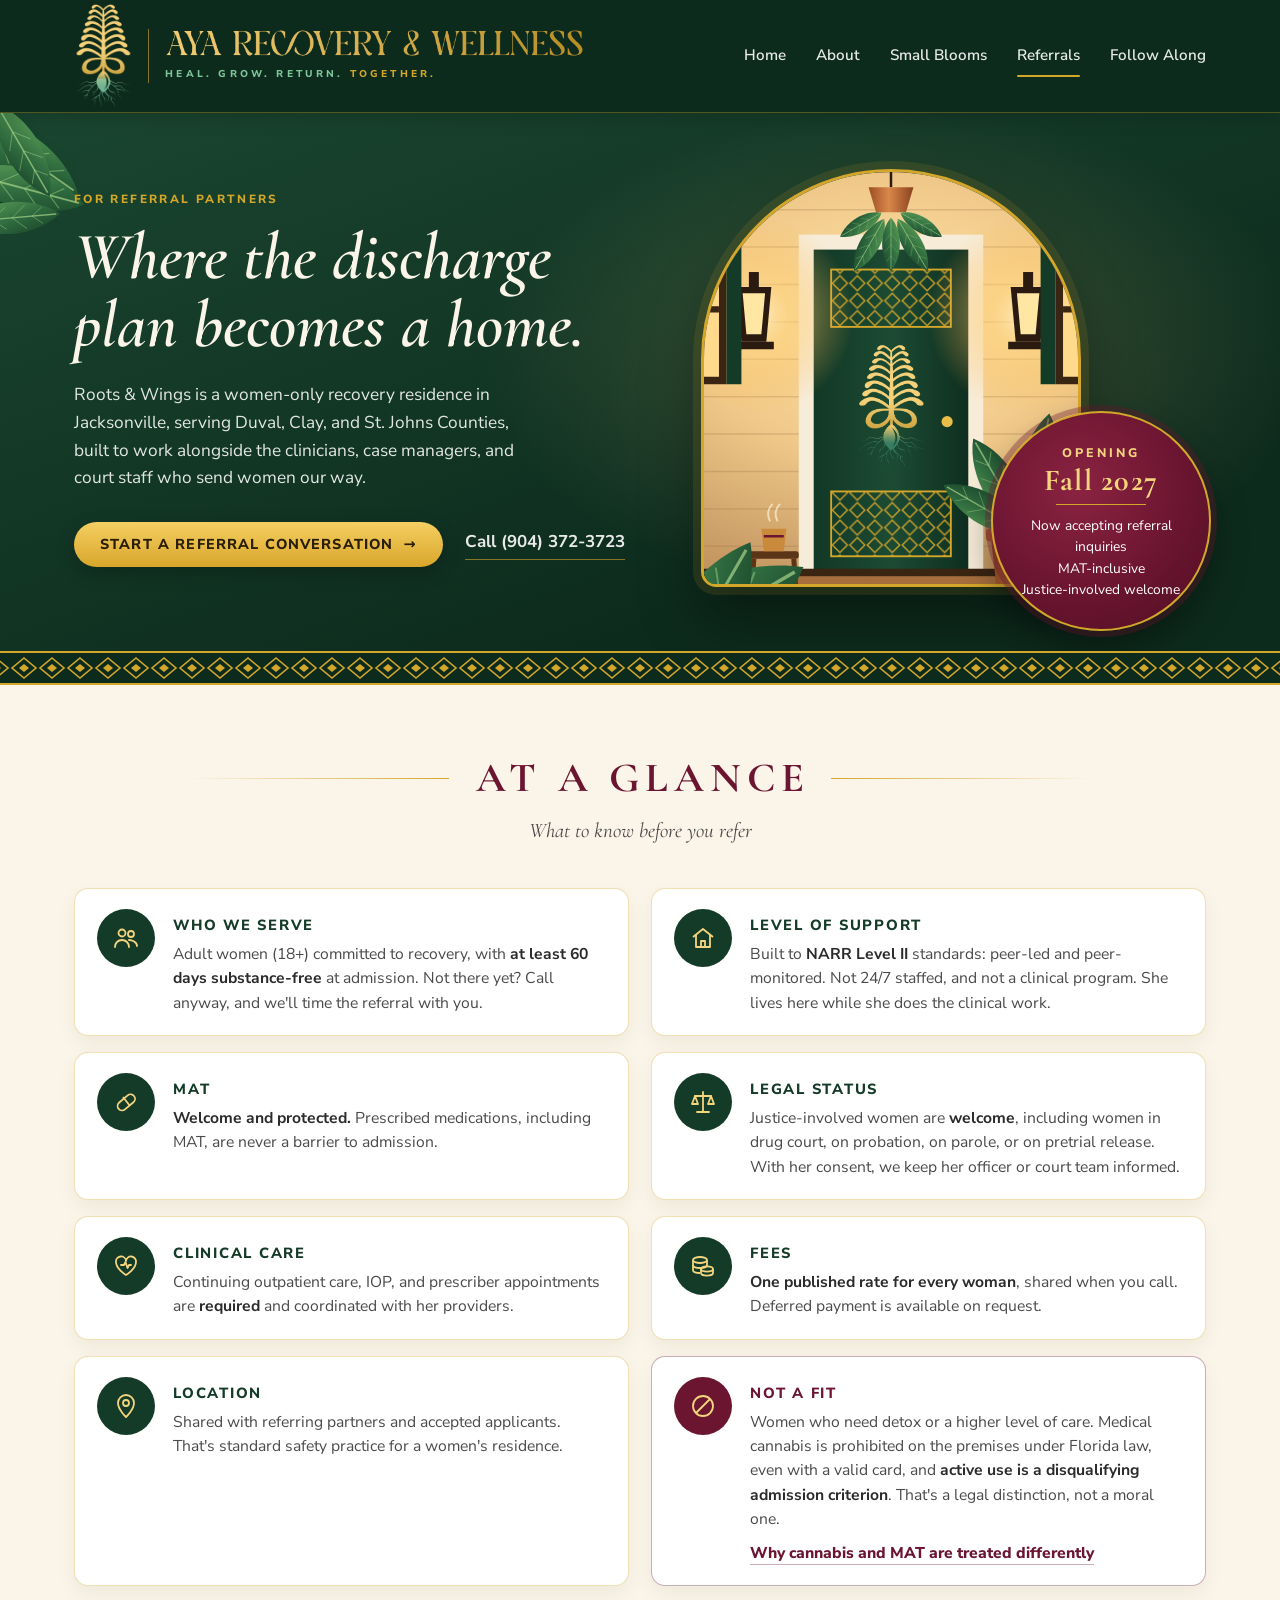
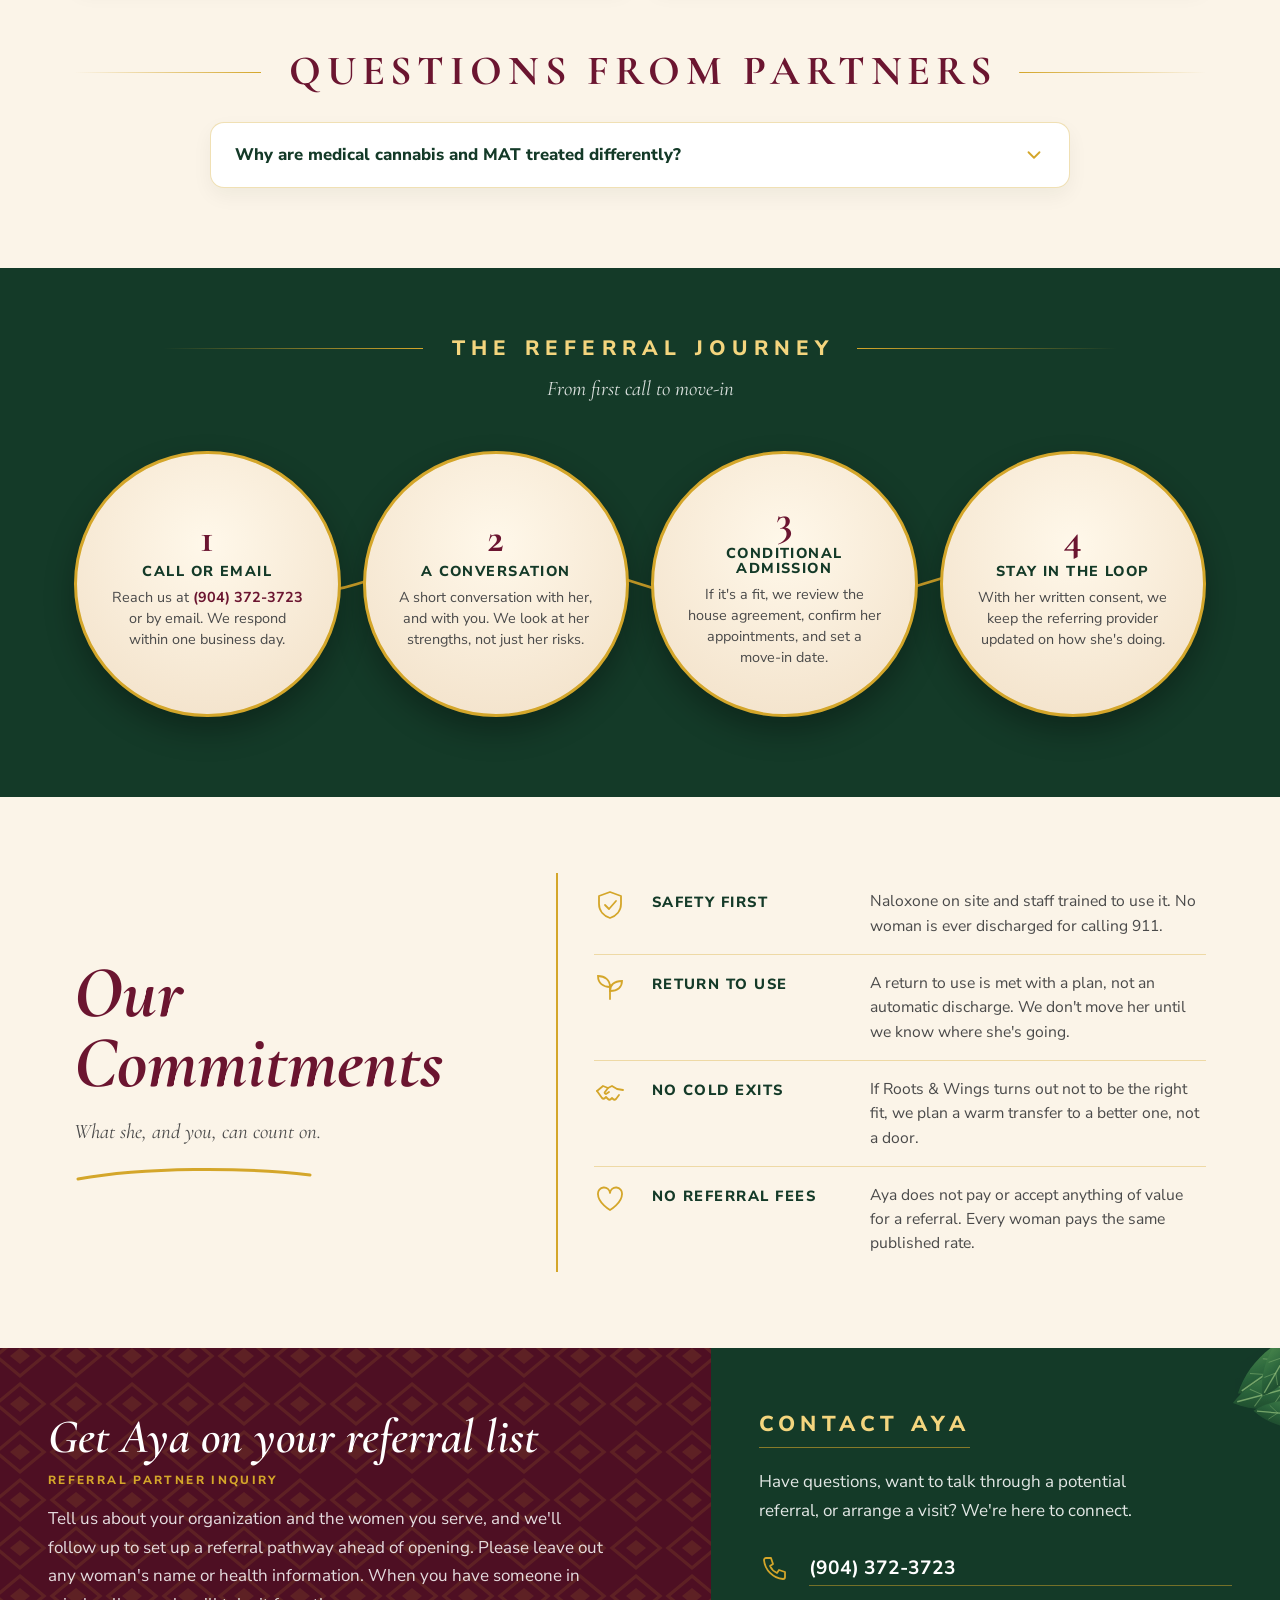
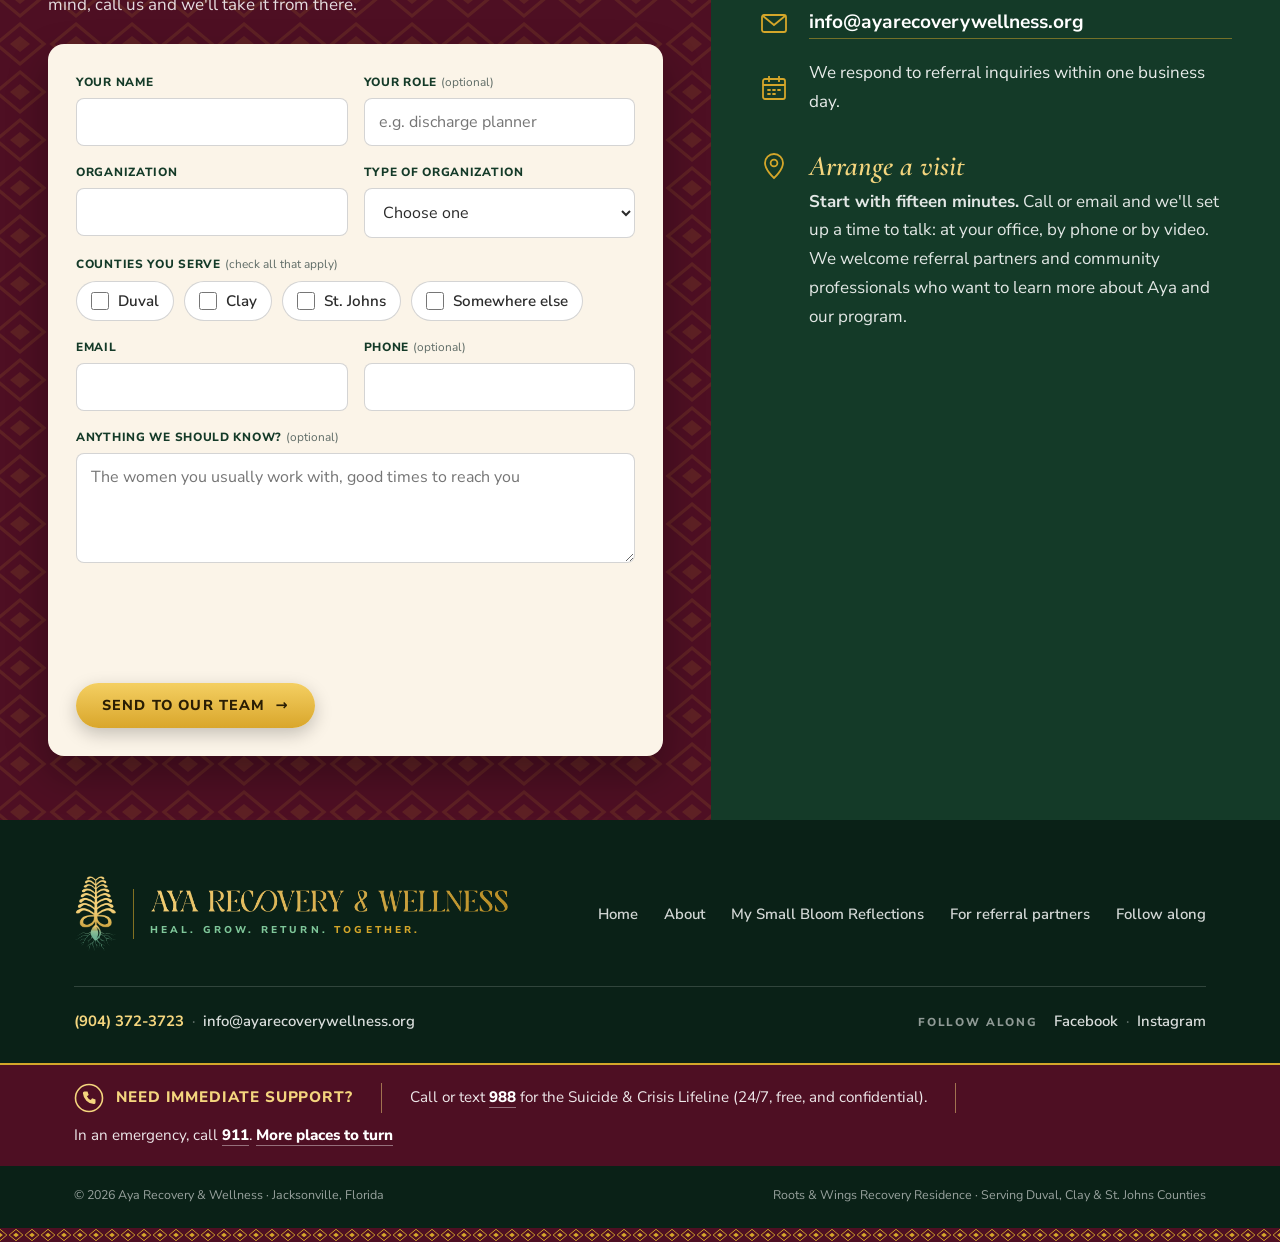
<file: aya-refer.html>
<!DOCTYPE html>
<html lang="en">
<head>
<meta charset="UTF-8">
<meta name="color-scheme" content="light">
<meta name="viewport" content="width=device-width, initial-scale=1">
<title>For referral partners &middot; Aya Recovery &amp; Wellness</title>
<link rel="preconnect" href="https://fonts.googleapis.com">
<link rel="preconnect" href="https://fonts.gstatic.com" crossorigin>
<link href="https://fonts.googleapis.com/css2?family=Cormorant+Garamond:ital,wght@0,400;0,500;0,600;0,700;1,400;1,500;1,600;1,700&amp;family=Nunito+Sans:opsz,wght@6..12,300;6..12,400;6..12,600;6..12,700;6..12,800&amp;display=swap" rel="stylesheet">
<link rel="stylesheet" href="assets/aya-site.css">
<style>
  /* Referrals page */
  .rf-hero{position:relative;overflow:hidden;color:#fff;background:
      radial-gradient(ellipse 50% 70% at 70% 45%,rgba(244,213,126,.2),rgba(244,213,126,0) 65%),
      linear-gradient(160deg,#1A4630 0%,var(--forest-deep) 75%);}
  .rf-hero .wrap{position:relative;z-index:2;display:grid;grid-template-columns:1.1fr 1fr;gap:40px;align-items:center;padding-top:56px;padding-bottom:64px;}
  .rf-hero h1{font-style:italic;font-weight:600;font-size:clamp(2.6rem,5.2vw,4.3rem);line-height:1.02;color:var(--cream);animation:ayaRise .9s ease .1s both;}
  .rf-hero .eyebrow{animation:ayaRise .7s ease both;}
  .rf-hero .lead{margin:22px 0 30px;font-size:1.08rem;line-height:1.6;color:rgba(255,255,255,.88);max-width:46ch;animation:ayaRise .8s ease .5s both;}
  .rf-hero .cta{display:flex;flex-wrap:wrap;gap:14px 22px;align-items:center;animation:ayaRise .8s ease .7s both;}
  .rf-hero .cta .soft{color:rgba(255,255,255,.9);font-weight:700;text-decoration:none;border-bottom:1px solid rgba(212,166,42,.6);padding-bottom:2px;}
  .doorway{position:relative;animation:ayaRise 1.1s var(--ease-ceremony) .3s both;}
  .doorway .frame{aspect-ratio:300/330;width:100%;border-radius:200px 200px 16px 16px;overflow:hidden;border:3px solid var(--gold);box-shadow:0 0 0 8px rgba(212,166,42,.12),0 30px 60px rgba(0,0,0,.4);}
  .doorway svg{display:block;width:100%;height:100%;}
  .doorway .lamp{animation:ayaGlow 4s ease-in-out infinite;}
  .seal-badge{position:absolute;right:-130px;top:58%;transform:translateY(-50%);width:220px;aspect-ratio:1;border-radius:50%;background:radial-gradient(circle at 40% 35%,#8A2342,var(--burgundy) 55%,var(--burgundy-deep));border:2px solid var(--gold);box-shadow:0 0 0 6px rgba(107,21,48,.35),0 18px 36px rgba(0,0,0,.4);display:flex;flex-direction:column;align-items:center;justify-content:center;text-align:center;padding:24px;animation:ayaRise .9s ease 1s both;}
  .seal-badge .o1{margin:0;font-size:.78rem;font-weight:800;letter-spacing:.24em;color:var(--gold-light);text-transform:uppercase;}
  .seal-badge .o2{margin:2px 0 8px;font-family:var(--serif);font-weight:700;font-size:1.9rem;line-height:1;color:var(--gold-light);letter-spacing:.04em;}
  .seal-badge .rule{width:90px;height:1px;background:var(--gold);margin:0 0 10px;}
  .seal-badge ul{list-style:none;margin:0;padding:0;font-size:.86rem;line-height:1.55;color:#fff;}
  .doorwrap{display:flex;justify-content:center;padding-right:110px;}
  .doorway{width:min(380px,100%);}

  /* at a glance */
  .glance-sec{background:var(--cream);padding:72px 0 80px;}
  .ruletitle{display:flex;align-items:center;gap:22px;justify-content:center;margin-bottom:12px;}
  .ruletitle::before,.ruletitle::after{content:"";flex:1;max-width:260px;height:1px;background:linear-gradient(90deg,rgba(212,166,42,0),var(--gold));}
  .ruletitle::after{transform:scaleX(-1);}
  .ruletitle h2{font-family:var(--serif);font-weight:700;font-size:clamp(1.8rem,3.6vw,2.6rem);letter-spacing:.14em;padding-left:.14em;text-transform:uppercase;color:var(--burgundy);}
  .glance-sec .sub{text-align:center;margin:0 0 40px;font-family:var(--serif);font-style:italic;font-size:1.3rem;color:var(--graphite);}
  .glance{display:grid;grid-template-columns:1fr 1fr;gap:16px 22px;margin:0;}
  .glance > div{display:grid;grid-template-columns:58px 1fr;gap:4px 18px;align-items:start;background:#fff;border:1px solid rgba(212,166,42,.35);border-radius:14px;padding:20px 22px;box-shadow:0 8px 20px rgba(13,43,29,.05);}
  .glance .ic{grid-row:span 2;width:58px;height:58px;border-radius:50%;background:var(--forest);display:flex;align-items:center;justify-content:center;}
  .glance .ic svg{width:28px;height:28px;}
  .glance dt{font-size:.92rem;font-weight:800;letter-spacing:.12em;text-transform:uppercase;color:var(--forest);padding-top:4px;}
  .glance dd{margin:0;color:var(--graphite);font-size:.98rem;line-height:1.55;}
  .glance dd b{color:var(--charcoal);}
  .glance > div.nofit{border-color:rgba(107,21,48,.35);}
  .glance > div.nofit .ic{background:var(--burgundy);}
  .glance > div.nofit dt{color:var(--burgundy);}
  .glance > div{align-content:start;}
  .glance dd strong{color:var(--charcoal);}
  .glance dd p{margin:0;}
  .glance dd .nofit-more{margin-top:10px;}

  /* questions from partners */
  .pq{margin-top:64px;}
  .pq .ruletitle{margin-bottom:28px;}
  .pq-item{max-width:860px;margin:0 auto;background:#fff;border:1px solid rgba(212,166,42,.35);border-radius:14px;box-shadow:0 8px 20px rgba(13,43,29,.05);}
  .pq-item summary{display:flex;align-items:center;justify-content:space-between;gap:18px;padding:20px 24px;cursor:pointer;list-style:none;font-size:1.05rem;font-weight:800;line-height:1.4;color:var(--forest);border-radius:14px;}
  .pq-item summary::-webkit-details-marker{display:none;}
  .pq-item summary:focus-visible{outline:2px solid var(--gold);outline-offset:3px;}
  .pq-item .chev{flex:none;width:22px;height:22px;color:var(--gold);transition:transform .25s ease;}
  .pq-item[open] .chev{transform:rotate(180deg);}
  .pq-item .pq-body{padding:0 24px 22px;color:var(--graphite);font-size:.98rem;line-height:1.65;}
  .pq-item .pq-body p{margin:0 0 1em;}
  .pq-item .pq-body strong{color:var(--charcoal);}
  .pq-item .pq-body .pq-cite{margin:16px 0 0;padding-top:12px;border-top:1px solid rgba(212,166,42,.35);font-size:.8rem;font-weight:700;letter-spacing:.04em;color:#5e6b66;}
  @media(prefers-reduced-motion:reduce){.pq-item .chev{transition:none;}}

  /* journey */
  .journey{position:relative;overflow:hidden;background:var(--forest);color:#fff;padding:70px 0 80px;}
  .journey .ruletitle h2{color:var(--gold-light);font-family:var(--sans);font-size:clamp(1rem,2vw,1.3rem);font-weight:800;letter-spacing:.3em;padding-left:.3em;}
  .journey .sub{text-align:center;margin:0 0 44px;font-family:var(--serif);font-style:italic;font-size:1.3rem;color:rgba(255,255,255,.85);}
  .steps{position:relative;list-style:none;margin:0;padding:0;display:grid;grid-template-columns:repeat(4,1fr);gap:22px;}
  .stepswrap{position:relative;}
  .stepswrap .vine{position:absolute;left:0;right:0;top:50%;height:60px;transform:translateY(-50%);width:100%;z-index:0;}
  .steps li{position:relative;z-index:1;aspect-ratio:1;border-radius:50%;background:radial-gradient(circle at 50% 35%,#FFF8EA,#F1DFC6);border:3px solid var(--gold);box-shadow:0 14px 30px rgba(0,0,0,.3);color:var(--charcoal);display:flex;flex-direction:column;align-items:center;justify-content:center;text-align:center;padding:12%;}
  .steps .n{font-family:var(--serif);font-weight:700;font-size:2.6rem;line-height:1;color:var(--burgundy);}
  .steps h3{margin:4px 0 8px;font-family:var(--sans);font-size:.9rem;font-weight:800;letter-spacing:.1em;text-transform:uppercase;color:var(--forest);}
  .steps p{margin:0;font-size:.9rem;line-height:1.45;color:var(--graphite);}
  .steps a{color:var(--burgundy);font-weight:700;text-decoration:none;}

  /* commitments */
  .commit{background:var(--cream);padding:76px 0;}
  .commit .wrap{display:grid;grid-template-columns:.8fr 1.2fr;gap:48px;align-items:center;}
  .commit h2{font-style:italic;font-weight:700;font-size:clamp(3rem,6vw,4.6rem);line-height:.95;color:var(--burgundy);}
  .commit .lede{margin:16px 0 0;font-family:var(--serif);font-style:italic;font-size:1.3rem;color:var(--graphite);}
  .commit .swoosh{margin:14px 0 0;width:240px;}
  .commit ul{list-style:none;margin:0;padding:0 0 0 36px;border-left:2px solid var(--gold);}
  .commit li{display:grid;grid-template-columns:40px minmax(150px,200px) 1fr;gap:6px 18px;align-items:start;padding:16px 0;border-bottom:1px solid rgba(212,166,42,.35);}
  .commit li:last-child{border-bottom:0;}
  .commit li svg{width:32px;height:32px;}
  .commit li h3{font-family:var(--sans);font-size:.92rem;font-weight:800;letter-spacing:.1em;text-transform:uppercase;color:var(--forest);padding-top:6px;}
  .commit li p{margin:0;color:var(--graphite);font-size:.98rem;line-height:1.55;}

  /* connect */
  .connect{display:grid;grid-template-columns:1.25fr 1fr;}
  .connect .formside{position:relative;background:var(--burgundy-deep);padding:64px 48px;}
  .connect .formside::before{content:"";position:absolute;inset:0;background:var(--diamonds) repeat center/56px 48px;opacity:.12;}
  .connect .formside > *{position:relative;}
  .connect h2{font-style:italic;font-size:clamp(2.2rem,4vw,3rem);color:#fff;}
  .connect .formside .eyebrow{margin-top:8px;}
  .connect .note{color:rgba(255,255,255,.85);max-width:56ch;margin:10px 0 24px;}
  .formcard{background:var(--cream);border-radius:16px;padding:28px;box-shadow:0 18px 40px rgba(0,0,0,.3);}
  .form{display:grid;gap:16px;}
  .form .row2{display:grid;grid-template-columns:1fr 1fr;gap:16px;}
  .fld{min-width:0;}
  .fld label,.fld legend{font-size:.74rem;font-weight:800;letter-spacing:.06em;text-transform:uppercase;color:var(--forest);margin-bottom:6px;display:block;padding:0;}
  .fld .opt{text-transform:none;letter-spacing:0;font-weight:400;color:#5e6b66;}
  .fld input,.fld textarea,.fld select{width:100%;font-family:var(--sans);font-size:1rem;padding:12px 14px;border:1px solid rgba(43,43,43,.2);border-radius:8px;background:#fff;color:var(--charcoal);}
  .fld input:focus,.fld textarea:focus,.fld select:focus{outline:2px solid var(--gold);outline-offset:1px;border-color:var(--gold);}
  .fld textarea{min-height:110px;resize:vertical;}
  fieldset.fld{border:0;margin:0;padding:0;min-width:0;}
  .picks{display:flex;flex-wrap:wrap;gap:10px;}
  .fld .picks label{display:inline-flex;align-items:center;gap:9px;margin:0;padding:10px 14px;border:1px solid rgba(43,43,43,.2);border-radius:999px;background:#fff;font-size:.95rem;font-weight:600;letter-spacing:0;text-transform:none;color:var(--charcoal);cursor:pointer;line-height:1.2;}
  .fld .picks input{width:18px;height:18px;margin:0;padding:0;accent-color:var(--forest);flex:none;}
  .fld .picks label:has(input:checked){border-color:var(--gold);background:#FFF4D6;}
  .fld .picks label:has(input:focus-visible){outline:2px solid var(--gold);outline-offset:1px;}
  .captcha{min-height:78px;}
  .form .btn{justify-self:start;}
  .connect .talkside{position:relative;overflow:hidden;background:var(--forest);color:#fff;padding:64px 48px;}
  .connect .talkside .leafdeco{position:absolute;right:-60px;top:-50px;width:190px;transform:scaleX(-1);opacity:.9;pointer-events:none;}
  .talkside h2{font-family:var(--sans);font-style:normal;font-size:clamp(1.1rem,2vw,1.35rem);font-weight:800;letter-spacing:.24em;text-transform:uppercase;color:var(--gold-light);padding-bottom:12px;border-bottom:1px solid rgba(212,166,42,.6);display:inline-block;}
  .talkside .intro{margin:20px 0 26px;color:rgba(255,255,255,.88);max-width:40ch;}
  .reachlist{list-style:none;margin:0;padding:0;display:grid;gap:20px;}
  .reachlist li{display:grid;grid-template-columns:34px 1fr;gap:16px;align-items:center;}
  .reachlist svg{width:30px;height:30px;}
  .reachlist a{color:#fff;font-size:1.2rem;font-weight:700;text-decoration:none;border-bottom:1px solid rgba(212,166,42,.5);overflow-wrap:anywhere;}
  .reachlist a:hover{color:var(--gold-light);}
  .reachlist span{color:rgba(255,255,255,.9);}
  .visit{margin-top:34px;display:grid;grid-template-columns:34px 1fr;gap:16px;}
  .visit svg{width:30px;height:30px;}
  .visit h3{font-style:italic;font-size:1.8rem;color:var(--gold-light);}
  .visit p{margin:6px 0 0;color:rgba(255,255,255,.88);}

  @media(max-width:980px){
    .rf-hero .wrap{grid-template-columns:1fr;gap:48px;}
    .doorwrap{justify-content:center;padding-right:0;}
    .doorway{width:min(440px,100%);margin:0 auto;}
    .seal-badge{right:-18px;top:auto;bottom:-30px;transform:none;width:190px;}
    .seal-badge .o2{font-size:1.5rem;}
    .seal-badge ul{font-size:.78rem;}
    .steps{grid-template-columns:repeat(2,1fr);max-width:620px;margin:0 auto;}
    .stepswrap .vine{display:none;}
    .commit .wrap{grid-template-columns:1fr;gap:30px;}
    .connect{grid-template-columns:1fr;}
  }
  @media(max-width:760px){
    .glance{grid-template-columns:1fr;}
    .commit li{grid-template-columns:36px 1fr;}
    .commit li p{grid-column:2;}
  }
  @media(max-width:620px){
    .rf-hero .cta .btn{white-space:normal;font-size:.82rem;}
    .seal-badge{position:relative;right:auto;top:auto;bottom:auto;transform:none;margin:-50px auto 0;width:190px;padding:18px;animation:none;}
    .seal-badge .o1{font-size:.66rem;}
    .seal-badge .o2{font-size:1.3rem;}
    .seal-badge ul{font-size:.72rem;}
    .glance > div{grid-template-columns:46px 1fr;padding:18px;}
    .glance .ic{width:46px;height:46px;}
    .glance .ic svg{width:22px;height:22px;}
    .pq{margin-top:48px;}
    .pq-item summary{padding:18px;font-size:1rem;}
    .pq-item .pq-body{padding:0 18px 18px;}
    .steps{grid-template-columns:1fr;max-width:300px;}
    .commit ul{padding-left:20px;}
    .connect .formside,.connect .talkside{padding:52px 20px;}
    .formcard{padding:20px;}
    .form .row2{grid-template-columns:1fr;}
    .rf-hero .wrap{padding-bottom:84px;}
  }
</style>
<link rel="icon" href="/favicon.ico" sizes="any">
<link rel="icon" type="image/png" sizes="32x32" href="/assets/favicon-32.png">
<link rel="icon" type="image/png" sizes="192x192" href="/assets/icon-192.png">
<link rel="icon" type="image/png" sizes="512x512" href="/assets/icon-512.png">
<link rel="apple-touch-icon" sizes="180x180" href="/apple-touch-icon.png?v=2">
<meta name="apple-mobile-web-app-title" content="Aya">
<meta name="theme-color" content="#0D2B1D">
<meta name="description" content="Who we serve and how to refer to Roots &amp; Wings, a women-only recovery residence in Jacksonville serving Duval, Clay, and St. Johns Counties. Opening Fall 2027.">
<link rel="canonical" href="https://ayarecoverywellness.org/aya-refer">
<meta property="og:type" content="website">
<meta property="og:site_name" content="Aya Recovery &amp; Wellness">
<meta property="og:title" content="For referral partners &middot; Aya Recovery &amp; Wellness">
<meta property="og:description" content="Who we serve and how to refer to Roots &amp; Wings, a women-only recovery residence in Jacksonville serving Duval, Clay, and St. Johns Counties. Opening Fall 2027.">
<meta property="og:url" content="https://ayarecoverywellness.org/aya-refer">
<meta property="og:image" content="https://ayarecoverywellness.org/assets/og-image.png">
<meta property="og:image:width" content="1200">
<meta property="og:image:height" content="630">
<meta property="og:image:alt" content="Aya Recovery &amp; Wellness logo, a gold fern with green roots on deep jade">
<meta name="twitter:card" content="summary_large_image">
<meta name="twitter:title" content="For referral partners &middot; Aya Recovery &amp; Wellness">
<meta name="twitter:description" content="Who we serve and how to refer to Roots &amp; Wings, a women-only recovery residence in Jacksonville serving Duval, Clay, and St. Johns Counties. Opening Fall 2027.">
<meta name="twitter:image" content="https://ayarecoverywellness.org/assets/og-image.png">
</head>
<body>

<!-- shared leaf shapes, reused across the page -->
<svg width="0" height="0" style="position:absolute" aria-hidden="true" focusable="false">
  <defs>
    <linearGradient id="lf" x1="0" y1="0" x2="1" y2="1"><stop offset="0" stop-color="#5FA35A"/><stop offset=".55" stop-color="#2F6B3F"/><stop offset="1" stop-color="#173F27"/></linearGradient>
    <symbol id="leaf" viewBox="0 0 100 40"><path d="M2 20C24 0 70-2 98 20 70 42 24 40 2 20Z" fill="url(#lf)"/><path d="M4 20H94" stroke="#A7D48A" stroke-width="1.4" opacity=".7"/><path d="M30 20 44 9M50 20 64 8M30 20 44 31M50 20 64 32M70 20 80 12M70 20 80 28" stroke="#A7D48A" stroke-width=".9" opacity=".45" fill="none"/></symbol>
    <symbol id="spray" viewBox="0 0 240 240"><use href="#leaf" x="0" y="0" width="150" height="60" transform="rotate(35 20 20) translate(20 10)"/><use href="#leaf" width="140" height="56" transform="translate(10 70) rotate(15)"/><use href="#leaf" width="120" height="48" transform="translate(60 10) rotate(60)"/><use href="#leaf" width="110" height="44" transform="translate(0 130) rotate(-5)"/></symbol>
  </defs>
</svg>

<header>
  <div class="wrap nav">
    <a class="brand" href="/" aria-label="Aya Recovery and Wellness home">
      <img class="badge" src="assets/aya-fern-on-dark.png" width="269" height="480" alt="" aria-hidden="true">
      <span class="words"><img class="name" src="assets/aya-wordmark.png" width="1332" height="89" alt="Aya Recovery &amp; Wellness"><span class="tag">Heal. Grow. Return. <span class="tag-gold">Together.</span></span></span>
    </a>
    <nav class="menu" aria-label="Main">
      <a href="/">Home</a>
      <a href="aya-about.html">About</a>
      <a href="aya-small-bloom.html">Small Blooms</a>
      <a href="aya-refer.html" aria-current="page">Referrals</a>
      <a href="aya-follow.html">Follow Along</a>
    </nav>
  </div>
</header>

<main data-no-roots>
<section class="rf-hero">
  <svg class="leaf-tl" viewBox="0 0 240 240" aria-hidden="true"><use href="#spray"/></svg>
  <div class="wrap">
    <div class="copy">
      <p class="eyebrow">For referral partners</p>
      <h1>Where the discharge plan becomes a home.</h1>
      <p class="lead">Roots &amp; Wings is a women-only recovery residence in Jacksonville, serving Duval, Clay, and St. Johns Counties, built to work alongside the clinicians, case managers, and court staff who send women our way.</p>
      <div class="cta">
        <a class="btn btn-gold" href="#connect">Start a referral conversation <span class="arr" aria-hidden="true">&rarr;</span></a>
        <a class="soft" href="tel:+19043723723">Call (904) 372-3723</a>
      </div>
    </div>
    <div class="doorwrap">
      <div class="doorway">
        <div class="frame">
        <svg viewBox="150 100 300 330" role="img" aria-label="An illustration of a warm porch at dusk: a green front door carved with the Aya fern, two glowing lanterns, and potted plants.">
          <defs>
            <linearGradient id="sky" x1="0" y1="0" x2="0" y2="1"><stop offset="0" stop-color="#0F3020"/><stop offset="1" stop-color="#1D4A31"/></linearGradient>
            <radialGradient id="wallglow" cx=".5" cy=".42" r=".7"><stop offset="0" stop-color="#FFE3A8"/><stop offset=".45" stop-color="#F0C98A"/><stop offset="1" stop-color="#B98A57"/></radialGradient>
            <radialGradient id="lampglow" cx=".5" cy=".5" r=".5"><stop offset="0" stop-color="#FFF4CC" stop-opacity=".95"/><stop offset=".35" stop-color="#FFD27A" stop-opacity=".55"/><stop offset="1" stop-color="#FFB547" stop-opacity="0"/></radialGradient>
            <linearGradient id="floor" x1="0" y1="0" x2="0" y2="1"><stop offset="0" stop-color="#A9703F"/><stop offset="1" stop-color="#6B3E1F"/></linearGradient>
            <linearGradient id="door" x1="0" y1="0" x2="1" y2="0"><stop offset="0" stop-color="#123826"/><stop offset=".5" stop-color="#1C4B33"/><stop offset="1" stop-color="#0F2F20"/></linearGradient>
            <linearGradient id="pot" x1="0" y1="0" x2="1" y2="0"><stop offset="0" stop-color="#9C4E24"/><stop offset=".45" stop-color="#D9884A"/><stop offset="1" stop-color="#8A4220"/></linearGradient>
            <pattern id="cushion" width="16" height="14" patternUnits="userSpaceOnUse"><rect width="16" height="14" fill="#6B1530"/><path d="M8 1 15 7 8 13 1 7Z" fill="none" stroke="#E9BE48" stroke-width="1.3"/><path d="M8 5 10 7 8 9 6 7Z" fill="#E9BE48"/></pattern>
            <pattern id="weave" width="8" height="8" patternUnits="userSpaceOnUse"><rect width="8" height="8" fill="#C78A4C"/><path d="M0 4H8M4 0V8" stroke="#8E5A2C" stroke-width="1.4"/></pattern>
            <pattern id="panel" width="14" height="14" patternUnits="userSpaceOnUse"><path d="M7 1 13 7 7 13 1 7Z" fill="none" stroke="#D4A62A" stroke-width="1.2"/></pattern>
          </defs>
          <rect x="-20" y="-20" width="640" height="600" fill="url(#sky)"/>
          <!-- wall with siding -->
          <rect x="40" y="70" width="520" height="350" fill="url(#wallglow)"/>
          <g stroke="#9C6F45" stroke-opacity=".28" stroke-width="1.2">
            <path d="M40 100H560M40 130H560M40 160H560M40 190H560M40 220H560M40 250H560M40 280H560M40 310H560M40 340H560M40 370H560M40 400H560"/>
          </g>
          <!-- porch beam and posts -->
          <rect x="20" y="52" width="560" height="26" fill="#2A1A10"/>
          <rect x="20" y="74" width="560" height="5" fill="#D4A62A" opacity=".7"/>
          <rect x="44" y="78" width="22" height="350" fill="#F4E6CF"/><rect x="62" y="78" width="4" height="350" fill="#C9B08C"/>
          <rect x="534" y="78" width="22" height="350" fill="#F4E6CF"/><rect x="552" y="78" width="4" height="350" fill="#C9B08C"/>
          <!-- door frame and door -->
          <rect x="226" y="150" width="148" height="275" fill="#F7ECD8"/>
          <rect x="238" y="162" width="124" height="263" fill="url(#door)"/>
          <rect x="252" y="178" width="96" height="46" fill="url(#panel)" opacity=".9"/>
          <rect x="252" y="356" width="96" height="52" fill="url(#panel)" opacity=".9"/>
          <rect x="252" y="178" width="96" height="46" fill="none" stroke="#D4A62A" stroke-width="1.5"/>
          <rect x="252" y="356" width="96" height="52" fill="none" stroke="#D4A62A" stroke-width="1.5"/>
          <image href="assets/aya-fern.png" x="272" y="232" width="56" height="112" preserveAspectRatio="xMidYMid meet"/>
          <circle cx="345" cy="300" r="4.5" fill="#E9BE48"/>
          <!-- lantern glow -->
          <g class="lamp"><circle cx="190" cy="215" r="80" fill="url(#lampglow)"/><circle cx="410" cy="215" r="80" fill="url(#lampglow)"/></g>
          <g>
            <rect x="186" y="180" width="8" height="12" fill="#2A1A10"/>
            <path d="M176 192H204L200 236H180Z" fill="#2A1A10"/><path d="M181 197H199L196 230H184Z" fill="#FFE7A3"/>
            <path d="M174 236H206V242H174Z" fill="#2A1A10"/>
            <rect x="406" y="180" width="8" height="12" fill="#2A1A10"/>
            <path d="M396 192H424L420 236H400Z" fill="#2A1A10"/><path d="M401 197H419L416 230H404Z" fill="#FFE7A3"/>
            <path d="M394 236H426V242H394Z" fill="#2A1A10"/>
          </g>
          <!-- windows -->
          <g>
            <rect x="92" y="150" width="76" height="120" fill="#3A2412"/><rect x="98" y="156" width="64" height="108" fill="#FFD98C"/>
            <path d="M130 156V264M98 210H162" stroke="#3A2412" stroke-width="5"/>
            <rect x="432" y="150" width="76" height="120" fill="#3A2412"/><rect x="438" y="156" width="64" height="108" fill="#FFD98C"/>
            <path d="M470 156V264M438 210H502" stroke="#3A2412" stroke-width="5"/>
            <rect x="80" y="150" width="12" height="120" fill="#143A28"/><rect x="168" y="150" width="12" height="120" fill="#143A28"/>
            <rect x="420" y="150" width="12" height="120" fill="#143A28"/><rect x="508" y="150" width="12" height="120" fill="#143A28"/>
          </g>
          <!-- floor -->
          <path d="M0 420H600V560H0Z" fill="url(#floor)"/>
          <g stroke="#4A2A14" stroke-opacity=".5" stroke-width="1.4"><path d="M0 444H600M0 472H600M0 504H600M0 540H600"/></g>
          <rect x="0" y="418" width="600" height="6" fill="#3A2412"/>
          <!-- welcome mat -->
          <path d="M240 432H360L376 466H224Z" fill="#6B1530"/><path d="M248 438H352L364 460H236Z" fill="none" stroke="#E9BE48" stroke-width="1.5"/>
          <!-- side table with a cup -->
          <g>
            <rect x="186" y="404" width="40" height="6" rx="2" fill="#5A3518"/>
            <path d="M190 410 186 466M222 410 226 466" stroke="#5A3518" stroke-width="4"/>
            <path d="M196 386H216L214 404H198Z" fill="#C98A3B"/><path d="M198 392H214" stroke="#6B1530" stroke-width="2"/>
            <path d="M203 380q-4-8 2-14M209 380q-4-8 2-14" stroke="#FFF1D2" stroke-width="1.5" fill="none" opacity=".7"/>
          </g>
          <!-- potted plants by the door -->
          <g>
            <path d="M380 392H440L432 462H388Z" fill="url(#pot)"/><rect x="376" y="386" width="68" height="10" rx="3" fill="#B9683A"/>
            <g transform="translate(410 390)">
              <use href="#leaf" width="90" height="36" transform="rotate(-120) translate(0 -18)"/>
              <use href="#leaf" width="100" height="40" transform="rotate(-80) translate(0 -20)"/>
              <use href="#leaf" width="90" height="36" transform="rotate(-50) translate(0 -18)"/>
              <use href="#leaf" width="80" height="32" transform="rotate(-150) translate(0 -16)"/>
              <use href="#leaf" width="76" height="30" transform="rotate(-20) translate(0 -15)"/>
            </g>
            <path d="M462 382H530L520 462H472Z" fill="url(#pot)"/><rect x="458" y="376" width="76" height="10" rx="3" fill="#B9683A"/>
            <g transform="translate(496 380)">
              <use href="#leaf" width="120" height="44" transform="rotate(-100) translate(0 -22)"/>
              <use href="#leaf" width="110" height="40" transform="rotate(-65) translate(0 -20)"/>
              <use href="#leaf" width="110" height="40" transform="rotate(-135) translate(0 -20)"/>
              <use href="#leaf" width="90" height="34" transform="rotate(-30) translate(0 -17)"/>
            </g>
          </g>
          <!-- hanging fern -->
          <g>
            <path d="M300 78V112" stroke="#2A1A10" stroke-width="2"/>
            <path d="M282 112H318L312 132H288Z" fill="url(#pot)"/>
            <g transform="translate(300 128)">
              <use href="#leaf" width="70" height="20" transform="rotate(60) translate(0 -10)"/>
              <use href="#leaf" width="70" height="20" transform="rotate(120) translate(0 -10)"/>
              <use href="#leaf" width="60" height="18" transform="rotate(90) translate(0 -9)"/>
              <use href="#leaf" width="56" height="16" transform="rotate(30) translate(0 -8)"/>
              <use href="#leaf" width="56" height="16" transform="rotate(150) translate(0 -8)"/>
            </g>
          </g>
          <!-- foreground foliage and hibiscus -->
          <g>
            <use href="#leaf" width="200" height="80" transform="translate(40 480) rotate(-30)"/>
            <use href="#leaf" width="180" height="70" transform="translate(70 530) rotate(-60)"/>
            <use href="#leaf" width="200" height="80" transform="translate(570 450) rotate(200)"/>
            <use href="#leaf" width="170" height="66" transform="translate(550 530) rotate(235)"/>
          </g>
          <g transform="translate(118 468)">
            <g fill="#E23A5C"><ellipse rx="22" ry="14" cx="20" transform="rotate(0)"/><ellipse rx="22" ry="14" cx="20" transform="rotate(72)"/><ellipse rx="22" ry="14" cx="20" transform="rotate(144)"/><ellipse rx="22" ry="14" cx="20" transform="rotate(216)"/><ellipse rx="22" ry="14" cx="20" transform="rotate(288)"/></g>
            <circle r="9" fill="#9E1638"/><path d="M0 0 20-22" stroke="#F4D57E" stroke-width="2.4"/><circle cx="21" cy="-23" r="3.5" fill="#F4D57E"/>
          </g>
          <g transform="translate(494 452) scale(.8)">
            <g fill="#E23A5C"><ellipse rx="22" ry="14" cx="20"/><ellipse rx="22" ry="14" cx="20" transform="rotate(72)"/><ellipse rx="22" ry="14" cx="20" transform="rotate(144)"/><ellipse rx="22" ry="14" cx="20" transform="rotate(216)"/><ellipse rx="22" ry="14" cx="20" transform="rotate(288)"/></g>
            <circle r="9" fill="#9E1638"/><path d="M0 0-20-22" stroke="#F4D57E" stroke-width="2.4"/><circle cx="-21" cy="-23" r="3.5" fill="#F4D57E"/>
          </g>
        </svg>
        </div>
        <div class="seal-badge">
          <p class="o1">Opening</p>
          <p class="o2">Fall 2027</p>
          <div class="rule" aria-hidden="true"></div>
          <ul>
            <li>Now accepting referral inquiries</li>
            <li>MAT-inclusive</li>
            <li>Justice-involved welcome</li>
          </ul>
        </div>
      </div>
    </div>
  </div>
</section>

<div class="kente" aria-hidden="true"></div>

<section class="glance-sec">
  <div class="wrap">
    <div class="ruletitle reveal"><h2>At a glance</h2></div>
    <p class="sub reveal">What to know before you refer</p>
    <dl class="glance">
      <div class="reveal">
        <span class="ic" aria-hidden="true"><svg viewBox="0 0 28 28" fill="none" stroke="#F4D57E" stroke-width="1.8" stroke-linecap="round"><circle cx="10" cy="9" r="3.5"/><circle cx="19" cy="10" r="3"/><path d="M3 23c0-4 3-7 7-7s7 3 7 7M17 16c3 0 8 2 8 6"/></svg></span>
        <dt>Who we serve</dt>
        <dd>Adult women (18+) committed to recovery, with <b>at least 60 days substance-free</b> at admission. Not there yet? Call anyway, and we'll time the referral with you.</dd>
      </div>
      <div class="reveal">
        <span class="ic" aria-hidden="true"><svg viewBox="0 0 28 28" fill="none" stroke="#F4D57E" stroke-width="1.8" stroke-linejoin="round"><path d="M4 13 14 5l10 8"/><path d="M7 11v12h14V11"/><path d="M12 23v-6h4v6"/></svg></span>
        <dt>Level of support</dt>
        <dd>Built to <b>NARR Level II</b> standards: peer-led and peer-monitored. Not 24/7 staffed, and not a clinical program. She lives here while she does the clinical work.</dd>
      </div>
      <div class="reveal">
        <span class="ic" aria-hidden="true"><svg viewBox="0 0 28 28" fill="none" stroke="#F4D57E" stroke-width="1.8"><rect x="4" y="10" width="20" height="9" rx="4.5" transform="rotate(-40 14 14)"/><path d="M11 9l7 9" /></svg></span>
        <dt>MAT</dt>
        <dd><b>Welcome and protected.</b> Prescribed medications, including MAT, are never a barrier to admission.</dd>
      </div>
      <div class="reveal">
        <span class="ic" aria-hidden="true"><svg viewBox="0 0 28 28" fill="none" stroke="#F4D57E" stroke-width="1.8" stroke-linecap="round" stroke-linejoin="round"><path d="M14 4v19M8 24h12M6 8h16"/><path d="M6 8l-3 8h6zM22 8l-3 8h6z"/></svg></span>
        <dt>Legal status</dt>
        <dd>Justice-involved women are <b>welcome</b>, including women in drug court, on probation, on parole, or on pretrial release. With her consent, we keep her officer or court team informed.</dd>
      </div>
      <div class="reveal">
        <span class="ic" aria-hidden="true"><svg viewBox="0 0 28 28" fill="none" stroke="#F4D57E" stroke-width="1.8" stroke-linejoin="round"><path d="M14 23S4 17 4 10a5 5 0 0 1 10-1 5 5 0 0 1 10 1c0 7-10 13-10 13Z"/><path d="M9 13h3l1.5-3 2 6 1.5-3h2" stroke-linecap="round"/></svg></span>
        <dt>Clinical care</dt>
        <dd>Continuing outpatient care, IOP, and prescriber appointments are <b>required</b> and coordinated with her providers.</dd>
      </div>
      <div class="reveal">
        <span class="ic" aria-hidden="true"><svg viewBox="0 0 28 28" fill="none" stroke="#F4D57E" stroke-width="1.8"><ellipse cx="11" cy="8" rx="7" ry="3"/><path d="M4 8v5c0 1.7 3 3 7 3s7-1.3 7-3V8"/><path d="M4 13v5c0 1.7 3 3 7 3"/><ellipse cx="18" cy="17" rx="6" ry="2.6"/><path d="M12 17v4c0 1.4 2.7 2.6 6 2.6s6-1.2 6-2.6v-4"/></svg></span>
        <dt>Fees</dt>
        <dd><b>One published rate for every woman</b>, shared when you call. Deferred payment is available on request.</dd>
      </div>
      <div class="reveal">
        <span class="ic" aria-hidden="true"><svg viewBox="0 0 28 28" fill="none" stroke="#F4D57E" stroke-width="1.8"><path d="M14 25s8-7.5 8-14a8 8 0 0 0-16 0c0 6.5 8 14 8 14Z"/><circle cx="14" cy="11" r="3"/></svg></span>
        <dt>Location</dt>
        <dd>Shared with referring partners and accepted applicants. That's standard safety practice for a women's residence.</dd>
      </div>
      <div class="reveal nofit">
        <span class="ic" aria-hidden="true"><svg viewBox="0 0 28 28" fill="none" stroke="#F4D57E" stroke-width="1.8"><circle cx="14" cy="14" r="10"/><path d="M7 21 21 7"/></svg></span>
        <dt>Not a fit</dt>
        <dd>
          <p>Women who need detox or a higher level of care. Medical cannabis is prohibited on the premises under Florida law, even with a valid card, and <strong>active use is a disqualifying admission criterion</strong>. That's a legal distinction, not a moral one.</p>
          <p class="nofit-more"><a class="textlink" href="#cannabis-and-mat">Why cannabis and MAT are treated differently</a></p>
        </dd>
      </div>
    </dl>

    <section class="pq" aria-labelledby="pq-title">
      <div class="ruletitle reveal"><h2 id="pq-title">Questions from partners</h2></div>
      <details class="pq-item reveal" id="cannabis-and-mat">
        <summary>Why are medical cannabis and MAT treated differently?<svg class="chev" viewBox="0 0 24 24" fill="none" stroke="currentColor" stroke-width="2" stroke-linecap="round" stroke-linejoin="round" aria-hidden="true" focusable="false"><path d="m6 9 6 6 6-6"/></svg></summary>
        <div class="pq-body">
          <p>Florida law requires every certified recovery residence to prohibit marijuana on the premises, and <strong>that includes marijuana certified for medical use</strong>. A valid card is not an exception.</p>
          <p>We also ask that she not be using it when she arrives. Stopping abruptly just to get through the door doesn't set her up to succeed if she isn't ready on her own. Our standard is <strong>60 days substance-free at admission</strong>, and that includes medical cannabis. It never includes MAT.</p>
          <p>MAT is a different thing entirely. Buprenorphine, methadone, and naltrexone are FDA-approved medications for substance use disorder, and Florida law says a certified residence <strong>may not deny her housing because she takes them</strong>. It is her treatment. It is never a relapse.</p>
          <p>One is prescribed. The other is certified. That's the distinction.</p>
          <p>Using medical cannabis now and ready to stop? <a class="textlink" href="tel:+19043723723">Call anyway</a>. We'll talk it through and time the referral with you.</p>
          <p class="pq-cite">Florida Statutes &sect;397.487(3)(a)3 &middot; &sect;397.487(13)</p>
        </div>
      </details>
    </section>
  </div>
</section>

<section class="journey">
  <div class="wrap">
    <div class="ruletitle reveal"><h2>The referral journey</h2></div>
    <p class="sub reveal">From first call to move-in</p>
    <div class="stepswrap">
      <svg class="vine" viewBox="0 0 1000 60" preserveAspectRatio="none" aria-hidden="true"><path d="M0 30C80 0 170 60 250 30S420 0 500 30 670 60 750 30 920 0 1000 30" fill="none" stroke="#D4A62A" stroke-width="2.5"/></svg>
      <ol class="steps">
      <li class="reveal"><span class="n">1</span><h3>Call or email</h3><p>Reach us at <a href="tel:+19043723723">(904) 372-3723</a> or by email. We respond within one business day.</p></li>
      <li class="reveal" style="transition-delay:.08s"><span class="n">2</span><h3>A conversation</h3><p>A short conversation with her, and with you. We look at her strengths, not just her risks.</p></li>
      <li class="reveal" style="transition-delay:.16s"><span class="n">3</span><h3>Conditional admission</h3><p>If it's a fit, we review the house agreement, confirm her appointments, and set a move-in date.</p></li>
      <li class="reveal" style="transition-delay:.24s"><span class="n">4</span><h3>Stay in the loop</h3><p>With her written consent, we keep the referring provider updated on how she's doing.</p></li>
      </ol>
    </div>
  </div>
</section>

<section class="commit">
  <div class="wrap">
    <div class="reveal">
      <h2>Our Commitments</h2>
      <p class="lede">What she, and you, can count on.</p>
      <svg class="swoosh" viewBox="0 0 240 20" aria-hidden="true"><path d="M4 14C70 2 170 2 236 10" stroke="#D4A62A" stroke-width="3" fill="none" stroke-linecap="round"/></svg>
    </div>
    <ul class="reveal">
      <li>
        <svg viewBox="0 0 32 32" fill="none" stroke="#D4A62A" stroke-width="1.8" stroke-linejoin="round" aria-hidden="true"><path d="M16 3 5 7v8c0 7 5 12 11 14 6-2 11-7 11-14V7Z"/><path d="m11 16 4 4 7-8" stroke-linecap="round"/></svg>
        <h3>Safety first</h3><p>Naloxone on site and staff trained to use it. No woman is ever discharged for calling 911.</p>
      </li>
      <li>
        <svg viewBox="0 0 32 32" fill="none" stroke="#D4A62A" stroke-width="1.8" stroke-linecap="round" aria-hidden="true"><path d="M16 28V14"/><path d="M16 16C16 9 11 5 4 5c0 7 5 11 12 11Z"/><path d="M16 20c0-6 4-10 12-10 0 6-4 10-12 10Z"/></svg>
        <h3>Return to use</h3><p>A return to use is met with a plan, not an automatic discharge. We don't move her until we know where she's going.</p>
      </li>
      <li>
        <svg viewBox="0 0 32 32" fill="none" stroke="#D4A62A" stroke-width="1.8" stroke-linecap="round" stroke-linejoin="round" aria-hidden="true"><path d="M3 14l6-5 5 2 4-2 5 3 6 1"/><path d="M3 14l5 7c1 1 2 1 3 0l1-1 2 2c1 1 2 1 3 0l1-1 1 1c1 1 2 1 3 0l3-4"/><path d="M14 11l-3 4c-1 1 0 2 1 2l3-2"/></svg>
        <h3>No cold exits</h3><p>If Roots &amp; Wings turns out not to be the right fit, we plan a warm transfer to a better one, not a door.</p>
      </li>
      <li>
        <svg viewBox="0 0 32 32" fill="none" stroke="#D4A62A" stroke-width="1.8" stroke-linejoin="round" aria-hidden="true"><path d="M16 27S4 20 4 11a6 6 0 0 1 12-1 6 6 0 0 1 12 1c0 9-12 16-12 16Z"/></svg>
        <h3>No referral fees</h3><p>Aya does not pay or accept anything of value for a referral. Every woman pays the same published rate.</p>
      </li>
    </ul>
  </div>
</section>

<section class="connect" id="connect">
  <div class="formside">
    <h2 class="reveal">Get Aya on your referral list</h2>
    <p class="eyebrow reveal">Referral partner inquiry</p>
    <p class="note reveal">Tell us about your organization and the women you serve, and we'll follow up to set up a referral pathway ahead of opening. Please leave out any woman's name or health information. When you have someone in mind, call us and we'll take it from there.</p>
    <div class="formcard reveal">
      <form class="form" name="referral-partner" method="POST" action="/aya-thanks" data-netlify="true" netlify-honeypot="website" data-netlify-recaptcha="true">
        <input type="hidden" name="form-name" value="referral-partner">
        <input type="hidden" name="subject" data-remove-prefix value="Aya &middot; Referral partner inquiry">
        <p class="hp" aria-hidden="true"><label>Leave this field empty <input name="website" type="text" tabindex="-1" autocomplete="off"></label></p>
        <div class="row2">
          <div class="fld"><label for="rn">Your name</label><input id="rn" name="name" type="text" autocomplete="name" required></div>
          <div class="fld"><label for="rr">Your role <span class="opt">(optional)</span></label><input id="rr" name="role" type="text" autocomplete="organization-title" placeholder="e.g. discharge planner"></div>
        </div>
        <div class="row2">
          <div class="fld"><label for="ro">Organization</label><input id="ro" name="organization" type="text" autocomplete="organization" required></div>
          <div class="fld"><label for="rt">Type of organization</label><select id="rt" name="org-type" required>
            <option value="" disabled selected>Choose one</option>
            <option>Treatment center or detox</option>
            <option>Hospital or health system</option>
            <option>Mental health or counseling</option>
            <option>Court, probation, or reentry</option>
            <option>Domestic violence or trafficking services</option>
            <option>Shelter or housing services</option>
            <option>Community or social services</option>
            <option>Veterans services</option>
            <option>Something else</option>
          </select></div>
        </div>
        <fieldset class="fld"><legend>Counties you serve <span class="opt">(check all that apply)</span></legend>
          <div class="picks">
            <label><input type="checkbox" name="counties[]" value="Duval">Duval</label>
            <label><input type="checkbox" name="counties[]" value="Clay">Clay</label>
            <label><input type="checkbox" name="counties[]" value="St. Johns">St. Johns</label>
            <label><input type="checkbox" name="counties[]" value="Somewhere else">Somewhere else</label>
          </div>
        </fieldset>
        <div class="row2">
          <div class="fld"><label for="re">Email</label><input id="re" name="email" type="email" autocomplete="email" required></div>
          <div class="fld"><label for="rp">Phone <span class="opt">(optional)</span></label><input id="rp" name="phone" type="tel" autocomplete="tel"></div>
        </div>
        <div class="fld"><label for="rm">Anything we should know? <span class="opt">(optional)</span></label><textarea id="rm" name="message" placeholder="The women you usually work with, good times to reach you"></textarea></div>
        <div class="captcha" data-netlify-recaptcha="true"></div>
        <button class="btn btn-gold" type="submit">Send to our team <span class="arr" aria-hidden="true">&rarr;</span></button>
      </form>
    </div>
  </div>
  <div class="talkside">
    <svg class="leafdeco" viewBox="0 0 240 240" aria-hidden="true"><use href="#spray"/></svg>
    <h2 class="reveal">Contact Aya</h2>
    <p class="intro reveal">Have questions, want to talk through a potential referral, or arrange a visit? We're here to connect.</p>
    <ul class="reachlist reveal">
      <li><svg viewBox="0 0 30 30" fill="none" stroke="#D4A62A" stroke-width="1.8" stroke-linejoin="round" aria-hidden="true"><path d="M7 4h5l2 6-3 2a14 14 0 0 0 7 7l2-3 6 2v5a2 2 0 0 1-2 2A21 21 0 0 1 5 6a2 2 0 0 1 2-2Z"/></svg><a href="tel:+19043723723">(904) 372-3723</a></li>
      <li><svg viewBox="0 0 30 30" fill="none" stroke="#D4A62A" stroke-width="1.8" aria-hidden="true"><rect x="3" y="7" width="24" height="17" rx="2"/><path d="m4 8 11 9 11-9"/></svg><a href="mailto:info@ayarecoverywellness.org?subject=Referral%20partnership%20-%20Aya%20Recovery%20%26%20Wellness">info@ayarecoverywellness.org</a></li>
      <li><svg viewBox="0 0 30 30" fill="none" stroke="#D4A62A" stroke-width="1.8" aria-hidden="true"><rect x="4" y="6" width="22" height="20" rx="2"/><path d="M4 12h22M10 3v6M20 3v6"/><path d="M9 17h2M14 17h2M19 17h2M9 21h2M14 21h2" stroke-linecap="round"/></svg><span>We respond to referral inquiries within one business day.</span></li>
    </ul>
    <div class="visit reveal">
      <svg viewBox="0 0 30 30" fill="none" stroke="#D4A62A" stroke-width="1.8" aria-hidden="true"><path d="M15 27s9-8 9-15a9 9 0 0 0-18 0c0 7 9 15 9 15Z"/><circle cx="15" cy="12" r="3.4"/></svg>
      <div>
        <h3>Arrange a visit</h3>
        <p><b>Start with fifteen minutes.</b> Call or email and we'll set up a time to talk: at your office, by phone or by video. We welcome referral partners and community professionals who want to learn more about Aya and our program.</p>
      </div>
    </div>
  </div>
</section>
</main>

<footer>
  <div class="wrap">
    <div class="top">
      <a class="brand" href="/">
        <img class="badge" src="assets/aya-fern-on-dark.png" width="269" height="480" alt="" aria-hidden="true">
        <span class="words"><img class="name" src="assets/aya-wordmark.png" width="1332" height="89" alt="Aya Recovery &amp; Wellness"><span class="tag">Heal. Grow. Return. <span class="tag-gold">Together.</span></span></span>
      </a>
      <nav class="fnav" aria-label="Footer">
        <a href="/">Home</a>
        <a href="aya-about.html">About</a>
        <a href="aya-small-bloom.html">My Small Bloom Reflections</a>
        <a href="aya-refer.html">For referral partners</a>
        <a href="aya-follow.html">Follow along</a>
      </nav>
    </div>
    <div class="reach">
      <span class="contact">
        <a class="ph" href="tel:+19043723723">(904) 372-3723</a>
        <span class="sep">&nbsp;&middot;&nbsp;</span>
        <a class="em" href="mailto:info@ayarecoverywellness.org">info@ayarecoverywellness.org</a>
      </span>
      <span class="social">
        <span class="lbl">Follow along</span>
        <a href="https://www.facebook.com/ayarecoverywellness" target="_blank" rel="noopener">Facebook</a>
        <span class="sep">&nbsp;&middot;&nbsp;</span>
        <a href="https://www.instagram.com/ayarecoverywellness/" target="_blank" rel="noopener">Instagram</a>
      </span>
    </div>
  </div>
  <div class="crisisbar">
    <div class="wrap">
      <span class="ask"><svg viewBox="0 0 30 30" aria-hidden="true"><circle cx="15" cy="15" r="13.5" fill="none" stroke="#F4D57E" stroke-width="1.6"/><path d="M10.5 8.5h3l1.2 3.4-1.8 1.3a8 8 0 0 0 3.9 3.9l1.3-1.8 3.4 1.2v3a1.6 1.6 0 0 1-1.7 1.6A12 12 0 0 1 8.9 10.2a1.6 1.6 0 0 1 1.6-1.7Z" fill="#F4D57E"/></svg>Need immediate support?</span>
      <span class="bar" aria-hidden="true"></span>
      <span>Call or text <a href="tel:988">988</a> for the Suicide &amp; Crisis Lifeline (24/7, free, and confidential).</span>
      <span class="bar" aria-hidden="true"></span>
      <span>In an emergency, call <a href="tel:911">911</a>. <a href="/#help">More places to turn</a></span>
    </div>
  </div>
  <div class="fine">
    <div class="wrap">
      <span>&copy; 2026 Aya Recovery &amp; Wellness &middot; Jacksonville, Florida</span>
      <span>Roots &amp; Wings Recovery Residence &middot; Serving Duval, Clay &amp; St. Johns Counties</span>
    </div>
  </div>
  <div class="patternfoot" aria-hidden="true"></div>
</footer>
<script>
  (function(){
    var els=document.querySelectorAll('.reveal');
    var still=window.matchMedia&&window.matchMedia('(prefers-reduced-motion: reduce)').matches;
    if(still||!('IntersectionObserver' in window)){els.forEach(function(el){el.classList.add('in');});return;}
    var io=new IntersectionObserver(function(entries){entries.forEach(function(e){if(e.isIntersecting){e.target.classList.add('in');io.unobserve(e.target);}});},{threshold:.12});
    els.forEach(function(el){io.observe(el);});
  })();
  (function(){
    var q=document.getElementById('cannabis-and-mat');
    if(!q)return;
    var still=window.matchMedia&&window.matchMedia('(prefers-reduced-motion: reduce)').matches;
    function show(){
      q.open=true;
      q.classList.add('in');
      var h=document.querySelector('header');
      var y=0,el=q;
      while(el){y+=el.offsetTop;el=el.offsetParent;}
      y-=(h?h.offsetHeight:0)+16;
      window.scrollTo({top:Math.max(0,y),behavior:still?'instant':'smooth'});
      var s=q.querySelector('summary');
      if(s)s.focus({preventScroll:true});
    }
    function fromHash(){if(location.hash==='#cannabis-and-mat')show();}
    document.querySelectorAll('a[href="#cannabis-and-mat"]').forEach(function(a){
      a.addEventListener('click',function(e){
        e.preventDefault();
        if(location.hash!=='#cannabis-and-mat'&&history.pushState)history.pushState(null,'','#cannabis-and-mat');
        show();
      });
    });
    window.addEventListener('hashchange',fromHash);
    if(location.hash==='#cannabis-and-mat')q.open=true;
    window.addEventListener('load',function(){setTimeout(fromHash,0);});
  })();
</script>
</body>
</html>
</file>
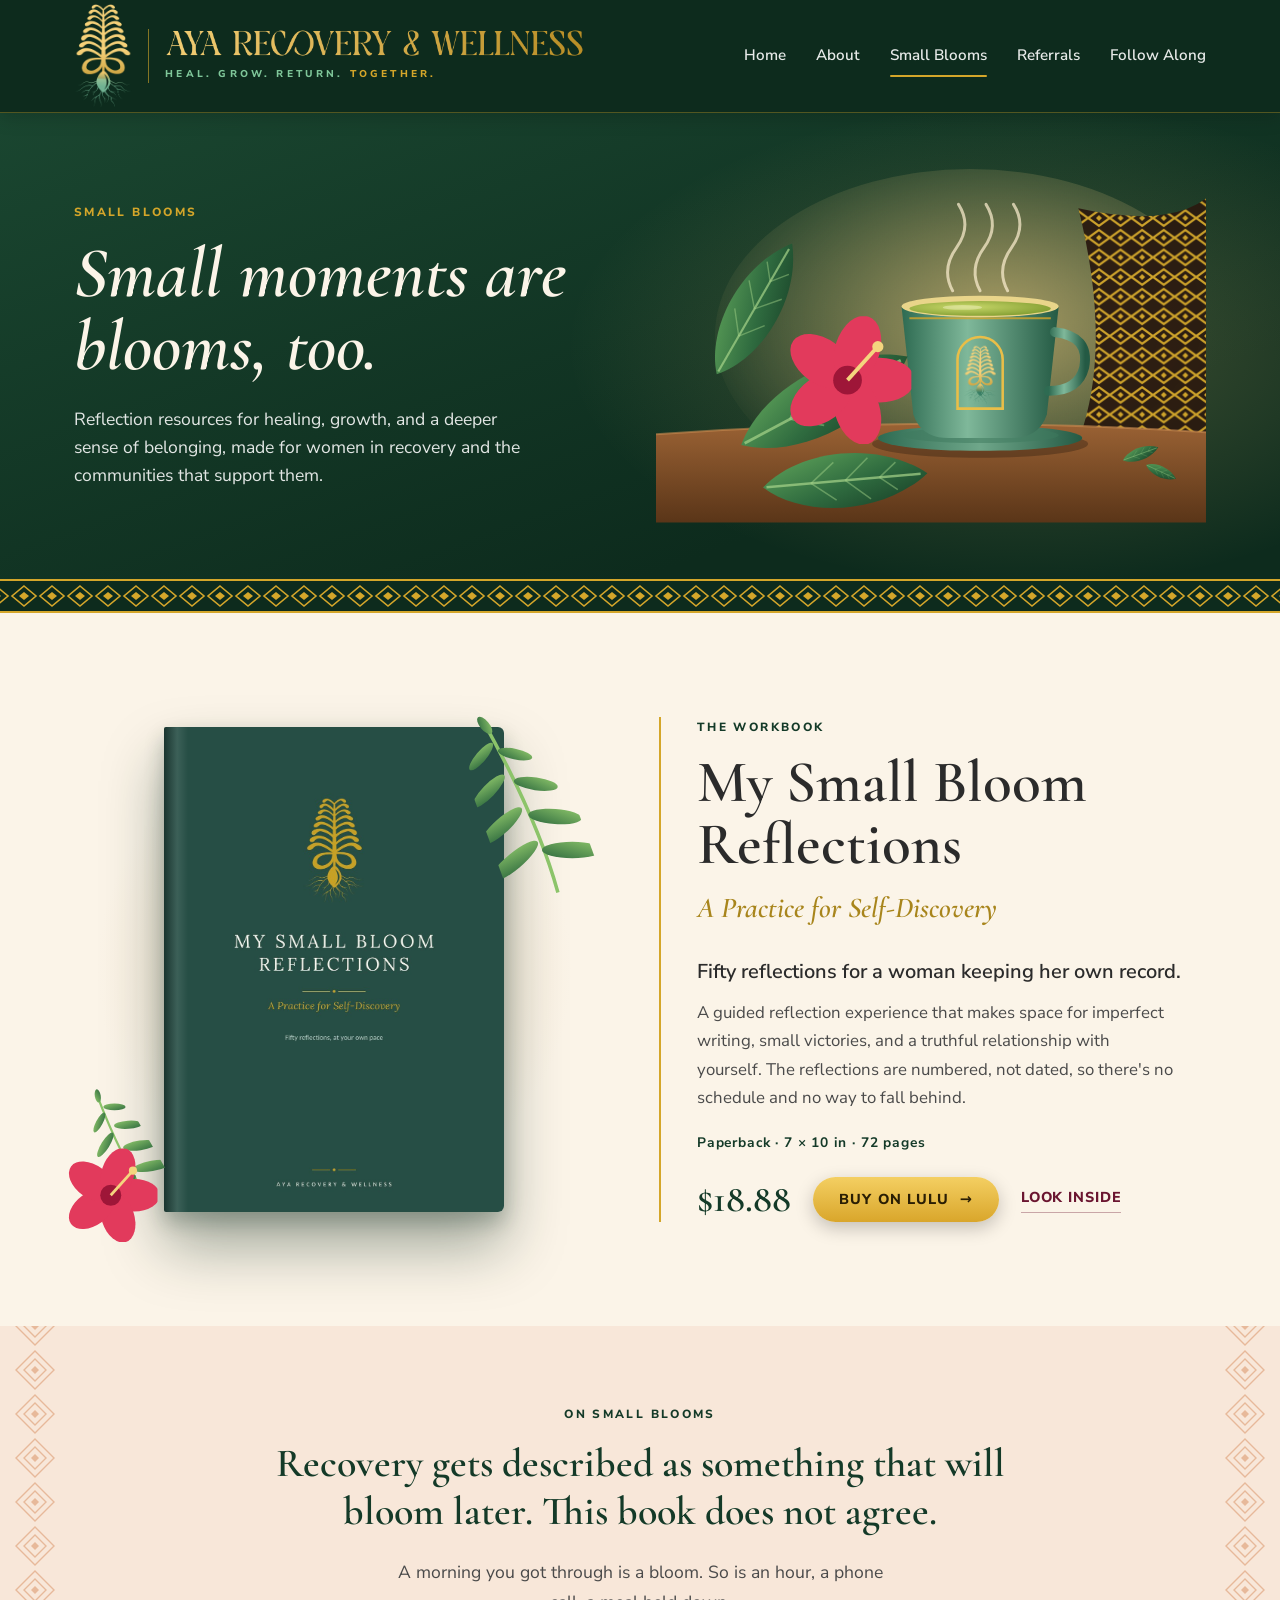
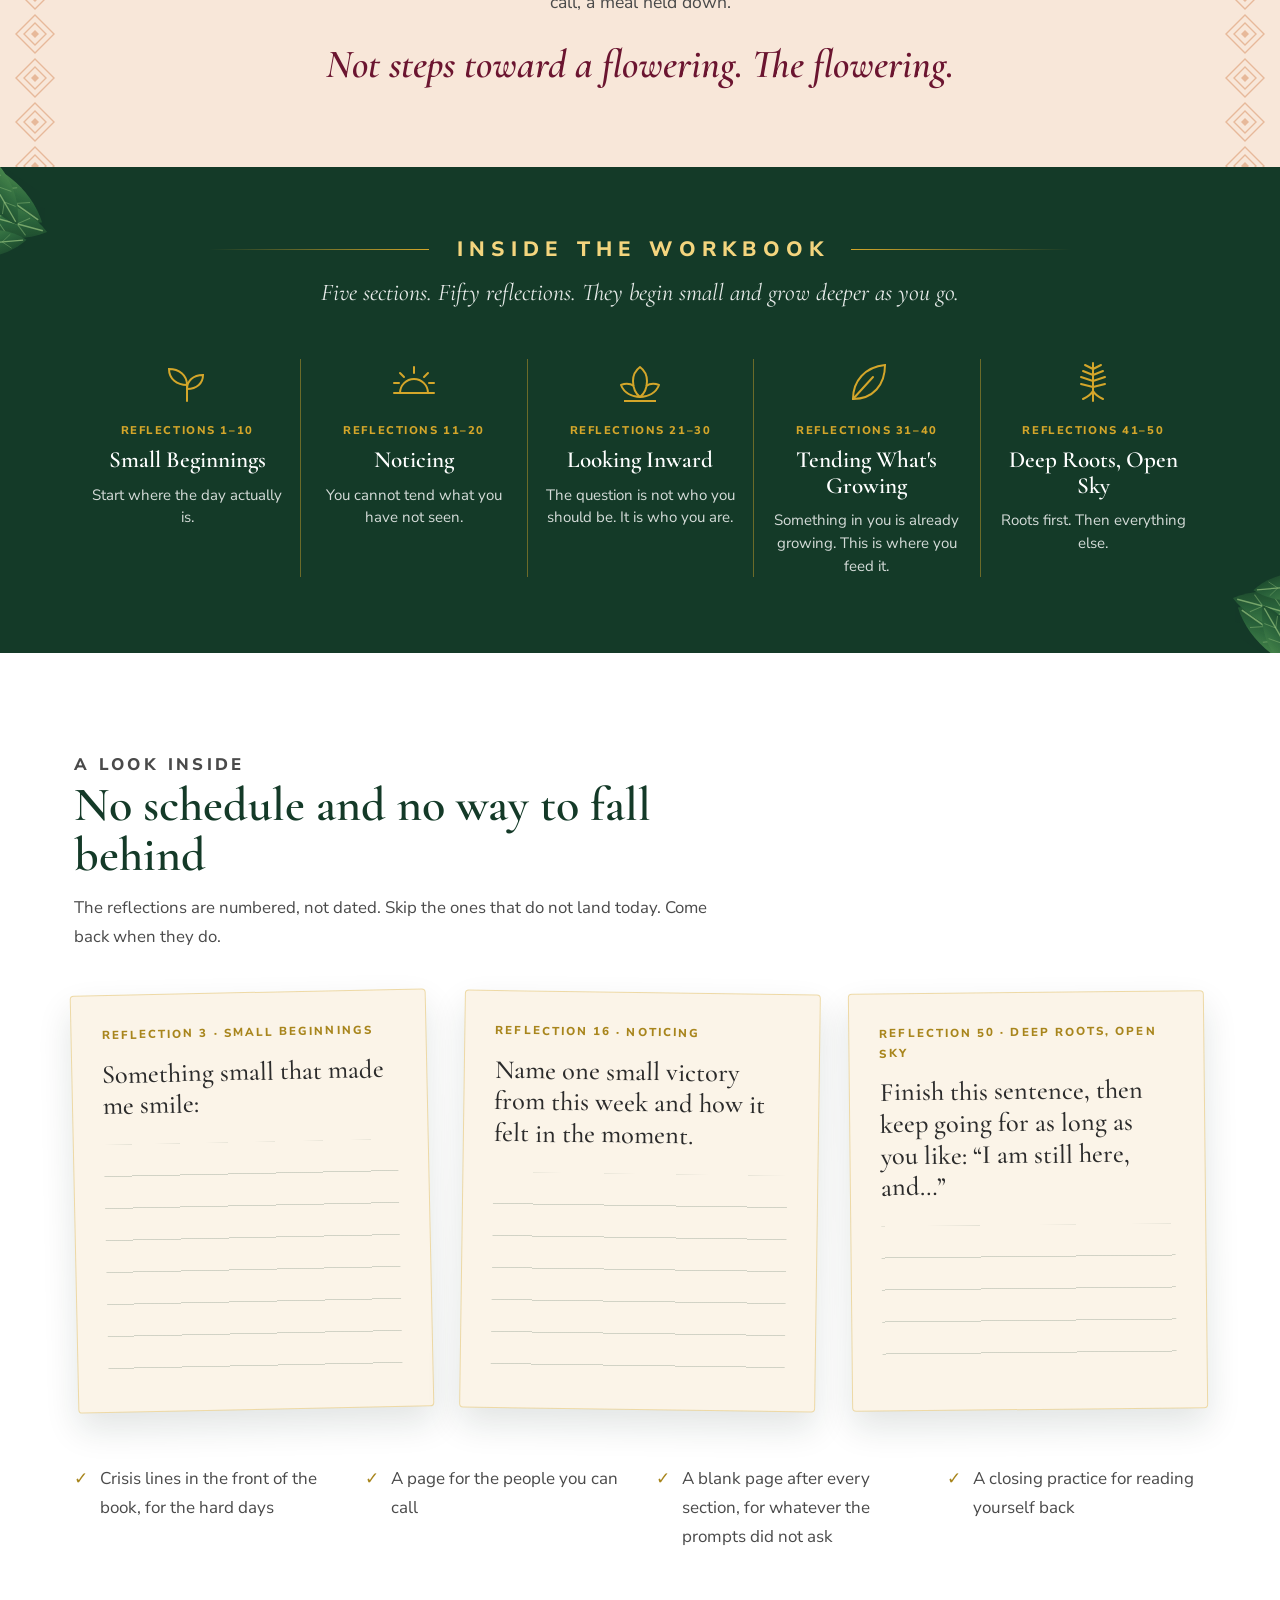
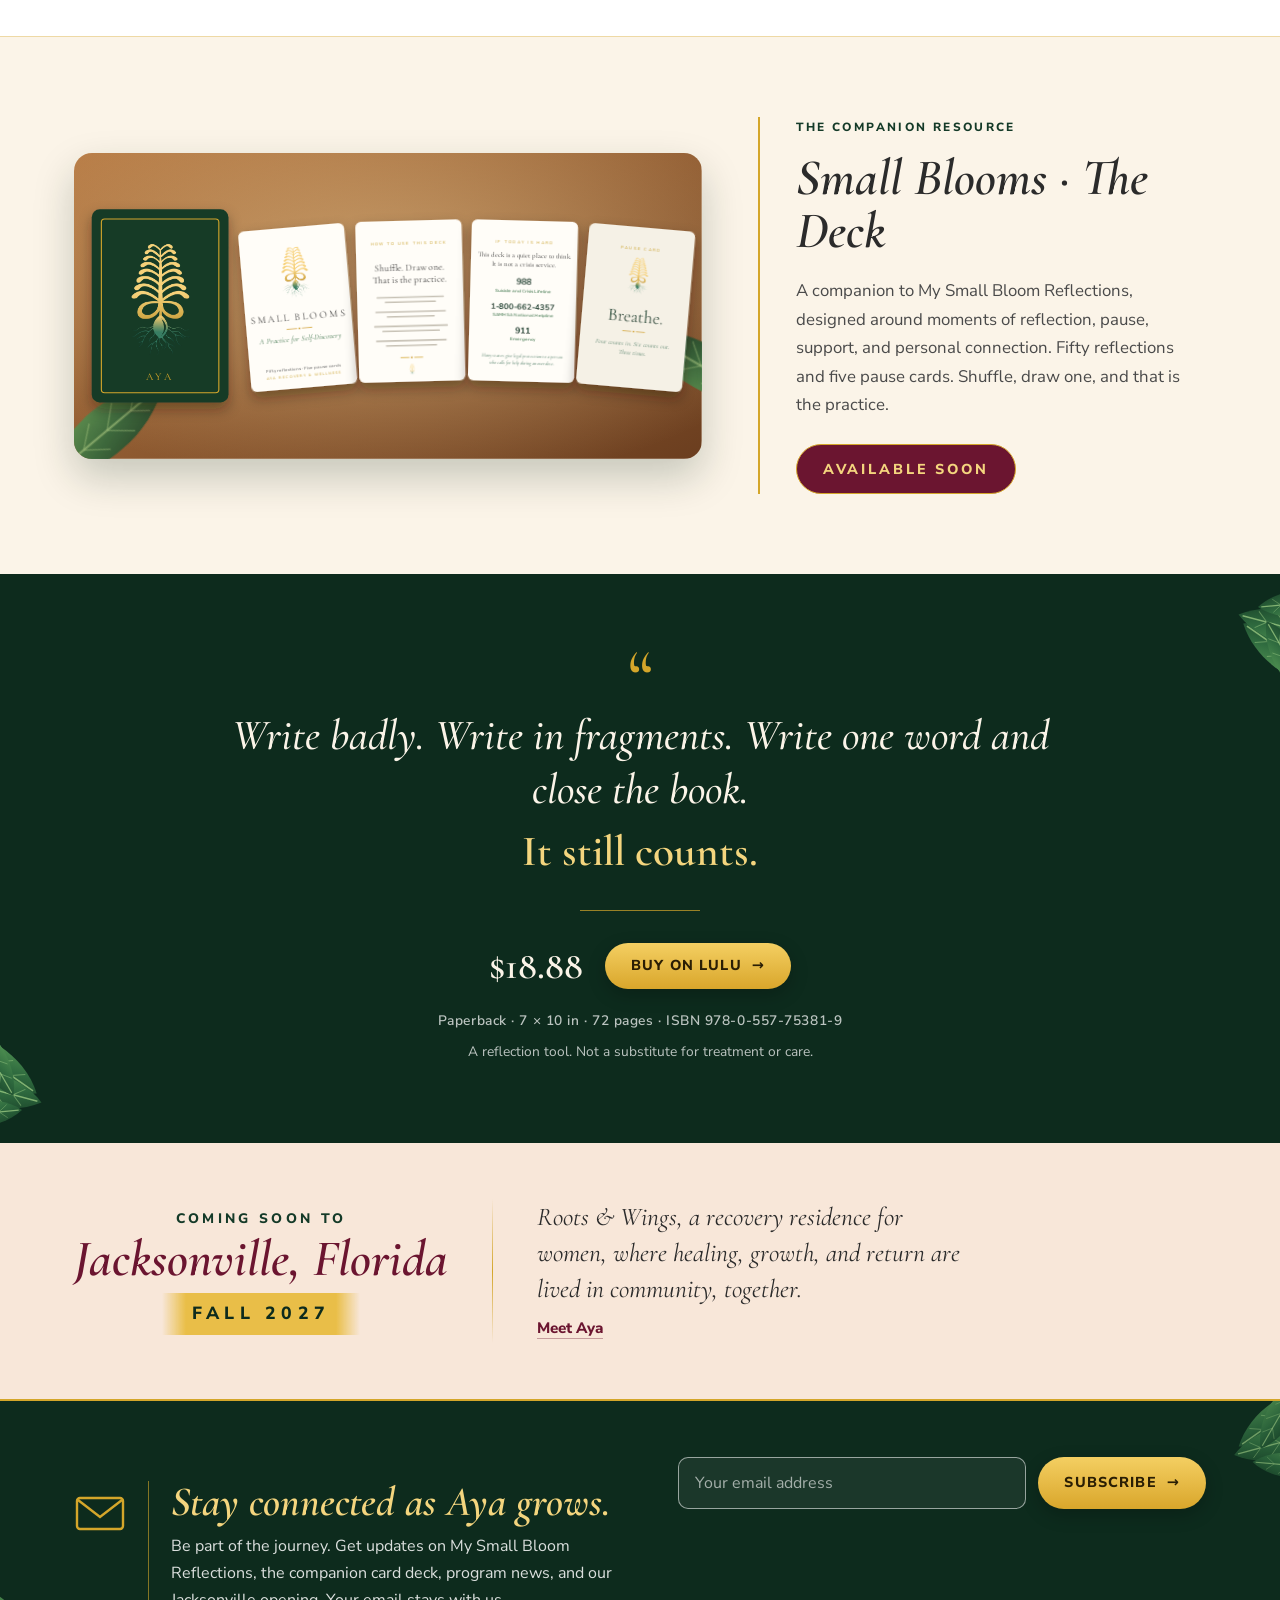
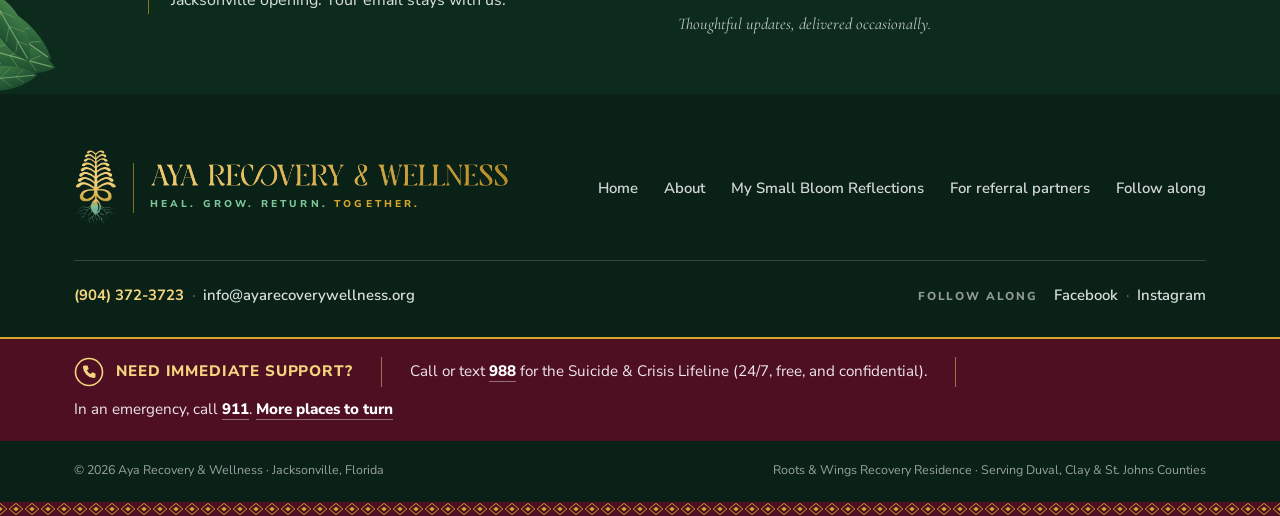
<file: aya-small-bloom.html>
<!DOCTYPE html>
<html lang="en">
<head>
<meta charset="UTF-8">
<meta name="color-scheme" content="light">
<meta name="viewport" content="width=device-width, initial-scale=1">
<title>My Small Bloom Reflections &middot; Aya Recovery &amp; Wellness</title>
<link rel="preconnect" href="https://fonts.googleapis.com">
<link rel="preconnect" href="https://fonts.gstatic.com" crossorigin>
<link href="https://fonts.googleapis.com/css2?family=Cormorant+Garamond:ital,wght@0,400;0,500;0,600;0,700;1,400;1,500;1,600;1,700&amp;family=Nunito+Sans:opsz,wght@6..12,300;6..12,400;6..12,600;6..12,700;6..12,800&amp;display=swap" rel="stylesheet">
<link rel="stylesheet" href="assets/aya-site.css">
<style>
  /* Small Blooms page */
  .sb-hero{position:relative;overflow:hidden;color:#fff;background:
      radial-gradient(ellipse 55% 80% at 80% 50%,rgba(244,213,126,.22),rgba(244,213,126,0) 65%),
      linear-gradient(160deg,#1A4630 0%,var(--forest-deep) 75%);}
  .sb-hero .wrap{position:relative;z-index:2;display:grid;grid-template-columns:1fr 1fr;gap:32px;align-items:center;padding-top:56px;padding-bottom:56px;}
  .sb-hero h1{font-style:italic;font-weight:600;font-size:clamp(2.8rem,5.6vw,4.6rem);line-height:1.02;color:var(--cream);animation:ayaRise .9s ease .1s both;}
  .sb-hero .lead{margin:22px 0 0;font-size:1.1rem;line-height:1.6;color:rgba(255,255,255,.88);max-width:42ch;animation:ayaRise .8s ease .5s both;}
  .sb-hero .eyebrow{animation:ayaRise .7s ease both;}
  .sb-hero .scene{animation:ayaRise 1.1s var(--ease-ceremony) .3s both;}
  .sb-hero .scene svg{display:block;width:100%;height:auto;max-height:360px;}
  .sb-hero .steam path{animation:steam 4s ease-in-out infinite;}
  .sb-hero .steam path:nth-child(2){animation-delay:1.3s;}
  .sb-hero .steam path:nth-child(3){animation-delay:2.6s;}
  @keyframes steam{0%{opacity:0;transform:translateY(8px)}40%{opacity:.7}100%{opacity:0;transform:translateY(-14px)}}

  /* the workbook */
  .book{background:var(--cream);padding:84px 0;overflow:hidden;}
  .book .wrap{display:grid;grid-template-columns:1fr 1.05fr;gap:64px;align-items:center;}
  .bookstage{position:relative;display:flex;justify-content:center;padding:30px 0;}
  .bookstage .glow{position:absolute;inset:6% 4%;border-radius:24px;background:radial-gradient(ellipse at 50% 50%,#F1DFC6,rgba(241,223,198,0) 70%);}
  .bookobj{position:relative;z-index:2;width:min(340px,70vw);transform:perspective(1400px) rotateY(-14deg) rotate(-3deg);transform-origin:left center;}
  .bookobj img{width:100%;height:auto;border-radius:2px 6px 6px 2px;box-shadow:0 34px 60px rgba(13,43,29,.38),0 10px 20px rgba(13,43,29,.24);}
  .bookobj::after{content:"";position:absolute;left:0;top:0;bottom:0;width:7%;border-radius:2px 0 0 2px;background:linear-gradient(90deg,rgba(0,0,0,.32),rgba(255,255,255,.1) 55%,rgba(0,0,0,0));}
  .bookstage .deco{position:absolute;z-index:3;pointer-events:none;}
  .bookstage .deco.a{left:-10px;bottom:0;width:170px;}
  .bookstage .deco.b{right:0;top:0;width:140px;transform:scale(-1,1) rotate(20deg);}
  .book .copy{border-left:2px solid var(--gold);padding-left:36px;min-width:0;}
  .book h2{font-size:clamp(2.5rem,4.8vw,3.7rem);color:var(--charcoal);font-weight:600;}
  .book .sub{margin:8px 0 0;font-family:var(--serif);font-style:italic;font-weight:600;font-size:clamp(1.4rem,2.4vw,1.8rem);color:var(--gold-deep);}
  .book .hook{margin:22px 0 10px;font-size:1.25rem;font-weight:600;color:var(--charcoal);}
  .book .body{color:var(--graphite);font-size:1.05rem;max-width:48ch;}
  .book .meta{margin:0 0 22px;font-size:.86rem;font-weight:700;letter-spacing:.06em;color:var(--forest);}
  .buyrow{display:flex;flex-wrap:wrap;align-items:center;gap:14px 22px;}
  .price{margin:0;font-family:var(--serif);font-weight:600;font-size:2.4rem;line-height:1;color:var(--forest);}
  .buyrow .soft{font-weight:800;font-size:.9rem;letter-spacing:.06em;text-transform:uppercase;text-decoration:none;color:var(--burgundy);border-bottom:1.5px solid rgba(107,21,48,.35);padding-bottom:2px;}

  /* on small blooms */
  .onblooms{background:var(--blush);text-align:center;position:relative;}
  .onblooms::before,.onblooms::after{content:"";position:absolute;top:0;bottom:0;width:70px;background:var(--diamonds-soft) repeat-y center/44px 44px;}
  .onblooms::before{left:0;}.onblooms::after{right:0;}
  .onblooms .wrap{max-width:860px;padding-top:78px;padding-bottom:78px;}
  .onblooms .eyebrow{color:var(--forest);}
  .onblooms .big{margin:0;font-family:var(--serif);font-weight:600;font-size:clamp(1.7rem,3.4vw,2.5rem);line-height:1.22;color:var(--forest);}
  .onblooms .body{margin:22px auto 0;max-width:46ch;font-size:1.1rem;color:var(--graphite);}
  .onblooms .land{margin:22px 0 0;font-family:var(--serif);font-style:italic;font-weight:600;font-size:clamp(1.7rem,3.4vw,2.5rem);line-height:1.22;color:var(--burgundy);}

  /* inside the workbook */
  .inside{position:relative;overflow:hidden;background:var(--forest);color:#fff;padding:72px 0 76px;}
  .inside .leafdeco{position:absolute;width:190px;pointer-events:none;opacity:.9;}
  .inside .leafdeco.l{left:-60px;top:-40px;}
  .inside .leafdeco.r{right:-60px;bottom:-50px;transform:scale(-1,-1);}
  .inside .head{text-align:center;position:relative;z-index:1;}
  .inside .titlebar{display:flex;align-items:center;gap:22px;justify-content:center;}
  .inside .titlebar::before,.inside .titlebar::after{content:"";flex:1;max-width:220px;height:1px;background:linear-gradient(90deg,rgba(212,166,42,0),var(--gold));}
  .inside .titlebar::after{transform:scaleX(-1);}
  .inside h2{font-family:var(--sans);font-size:clamp(1rem,2vw,1.3rem);font-weight:800;letter-spacing:.3em;padding-left:.3em;text-transform:uppercase;color:var(--gold-light);}
  .inside .head p{margin:12px 0 0;font-family:var(--serif);font-style:italic;font-size:clamp(1.2rem,2.2vw,1.5rem);color:rgba(255,255,255,.9);}
  .five{position:relative;z-index:1;display:grid;grid-template-columns:repeat(5,1fr);margin:46px 0 0;padding:0;list-style:none;}
  .five li{text-align:center;padding:0 18px;border-left:1px solid rgba(212,166,42,.45);}
  .five li:first-child{border-left:0;}
  .five svg{width:48px;height:48px;margin:0 auto 14px;display:block;}
  .five .range{margin:0;font-size:.7rem;font-weight:800;letter-spacing:.14em;text-transform:uppercase;color:var(--gold);}
  .five h3{margin:8px 0 10px;font-family:var(--serif);font-size:1.45rem;font-weight:600;line-height:1.1;color:#fff;}
  .five p.line{margin:0;font-size:.94rem;line-height:1.5;color:rgba(255,255,255,.82);}

  /* a look inside */
  .look{background:#fff;padding:84px 0;}
  .look .head{max-width:640px;margin-bottom:40px;}
  .look .head h2{font-size:clamp(2.1rem,4.4vw,3rem);color:var(--forest);}
  .look .head p{margin:14px 0 0;color:var(--graphite);font-size:1.05rem;}
  .pages{display:grid;grid-template-columns:repeat(auto-fit,minmax(min(100%,300px),1fr));gap:32px;}
  .page{display:flex;flex-direction:column;background:var(--cream);border:1px solid rgba(212,166,42,.35);border-radius:4px;box-shadow:0 16px 34px rgba(13,43,29,.12);padding:30px 30px 34px;min-height:360px;}
  .page .lines{flex:1;min-height:150px;margin-top:22px;background-image:repeating-linear-gradient(180deg,rgba(255,255,255,0) 0,rgba(255,255,255,0) 31px,rgba(20,58,40,.18) 31px,rgba(20,58,40,.18) 32px);}
  .page .num{margin:0;font-size:.72rem;font-weight:800;letter-spacing:.18em;text-transform:uppercase;color:var(--gold-deep);}
  .page .prompt{margin:14px 0 0;font-family:var(--serif);font-weight:500;font-size:1.65rem;line-height:1.2;color:var(--charcoal);}
  .tilt-a{rotate:-1.2deg;}.tilt-b{rotate:.8deg;}.tilt-c{rotate:-.6deg;}
  .checks{margin-top:56px;display:grid;grid-template-columns:repeat(auto-fit,minmax(min(100%,250px),1fr));gap:18px 32px;}
  .checks p{margin:0;display:flex;gap:12px;align-items:baseline;color:var(--graphite);}
  .checks .ck{color:var(--gold-deep);font-weight:800;}

  /* card deck */
  .deck{background:var(--cream);padding:80px 0;border-top:1px solid rgba(212,166,42,.35);}
  .deck .wrap{display:grid;grid-template-columns:1.4fr 1fr;gap:56px;align-items:center;}
  .deck .art{border-radius:18px;overflow:hidden;box-shadow:0 18px 40px rgba(13,43,29,.22);}
  .deck .art svg{display:block;width:100%;height:auto;}
  .deck .copy{border-left:2px solid var(--gold);padding-left:36px;}
  .deck h2{font-style:italic;font-size:clamp(2.2rem,4.2vw,3.2rem);color:var(--charcoal);}
  .deck p.body{margin:18px 0 24px;color:var(--graphite);font-size:1.05rem;max-width:44ch;}
  .pill{display:inline-block;background:var(--burgundy);color:var(--gold-light);font-size:.9rem;font-weight:800;letter-spacing:.2em;text-transform:uppercase;padding:12px 26px;border-radius:999px;border:1.5px solid var(--gold);}

  /* buy band */
  .buyband{position:relative;overflow:hidden;background:var(--forest-deep);color:#fff;text-align:center;}
  .buyband .wrap{position:relative;z-index:2;max-width:900px;padding-top:80px;padding-bottom:80px;}
  .buyband .q{display:block;font-family:var(--serif);font-size:5rem;line-height:.6;color:var(--gold);margin-bottom:6px;}
  .buyband .big{margin:0;font-family:var(--serif);font-style:italic;font-weight:500;font-size:clamp(1.8rem,3.8vw,2.7rem);line-height:1.25;color:var(--cream);}
  .buyband .big.g{margin-top:8px;font-style:normal;font-weight:600;color:var(--gold-light);}
  .buyband .rule{width:120px;height:1px;margin:32px auto;background:rgba(212,166,42,.7);}
  .buyband .buyrow{justify-content:center;}
  .buyband .price{color:var(--cream);}
  .buyband .small{margin:20px 0 0;font-size:.86rem;font-weight:600;letter-spacing:.04em;color:rgba(255,255,255,.72);}
  .buyband .small + .small{margin-top:8px;font-weight:400;letter-spacing:0;}
  .buyband .leafdeco{position:absolute;width:180px;pointer-events:none;z-index:1;}
  .buyband .leafdeco.l{left:-60px;bottom:-40px;}
  .buyband .leafdeco.r{right:-60px;top:-40px;transform:scale(-1,-1);}

  /* coming soon */
  .soonband{background:var(--blush);}
  .soonband .wrap{display:grid;grid-template-columns:auto 1px 1fr;gap:44px;align-items:center;padding-top:56px;padding-bottom:56px;}
  .soonband .where{text-align:center;}
  .soonband .s1{margin:0;font-size:.86rem;font-weight:800;letter-spacing:.24em;text-transform:uppercase;color:var(--forest);}
  .soonband .s2{margin:4px 0 8px;font-family:var(--serif);font-style:italic;font-weight:600;font-size:clamp(2.2rem,4.4vw,3.2rem);line-height:1;color:var(--burgundy);}
  .soonband .s3{display:inline-block;margin:0;padding:6px 30px;font-size:1.1rem;font-weight:800;letter-spacing:.3em;text-transform:uppercase;color:var(--forest-deep);background:linear-gradient(90deg,rgba(212,166,42,0),#E9BE48 12%,#E9BE48 88%,rgba(212,166,42,0));}
  .soonband .divider{align-self:stretch;background:linear-gradient(180deg,rgba(212,166,42,0),var(--gold),rgba(212,166,42,0));}
  .soonband p.what{margin:0;font-family:var(--serif);font-style:italic;font-size:clamp(1.3rem,2.3vw,1.6rem);line-height:1.4;color:var(--charcoal);max-width:40ch;}
  .soonband p.what a{color:var(--burgundy);font-style:normal;font-family:var(--sans);font-size:.95rem;font-weight:800;text-decoration:none;border-bottom:1.5px solid rgba(107,21,48,.35);}

  @media(max-width:980px){
    .sb-hero .wrap{grid-template-columns:1fr;}
    .sb-hero .scene{max-width:520px;}
    .book .wrap,.deck .wrap{grid-template-columns:1fr;gap:40px;}
    .five{grid-template-columns:repeat(2,1fr);gap:36px 0;}
    .five li:nth-child(odd){border-left:0;}
    .five li:last-child{grid-column:1/-1;}
    .soonband .wrap{grid-template-columns:1fr;gap:24px;text-align:center;}
    .soonband .divider{height:1px;background:linear-gradient(90deg,rgba(212,166,42,0),var(--gold),rgba(212,166,42,0));}
    .soonband p.what{margin:0 auto;}
  }
  @media(max-width:620px){
    .book .copy,.deck .copy{padding-left:22px;}
    .five{grid-template-columns:1fr;}
    .five li{border-left:0;border-top:1px solid rgba(212,166,42,.35);padding-top:28px;}
    .five li:first-child{border-top:0;padding-top:0;}
    .onblooms::before,.onblooms::after{width:24px;background-size:24px 24px;}
    .onblooms .wrap{padding-left:40px;padding-right:40px;}
    .page{min-height:280px;}
  }
</style>
<link rel="icon" href="/favicon.ico" sizes="any">
<link rel="icon" type="image/png" sizes="32x32" href="/assets/favicon-32.png">
<link rel="icon" type="image/png" sizes="192x192" href="/assets/icon-192.png">
<link rel="icon" type="image/png" sizes="512x512" href="/assets/icon-512.png">
<link rel="apple-touch-icon" sizes="180x180" href="/apple-touch-icon.png?v=2">
<meta name="apple-mobile-web-app-title" content="Aya">
<meta name="theme-color" content="#0D2B1D">
<meta name="description" content="My Small Bloom Reflections: fifty reflections for a woman keeping her own record. A guided paperback journal from Aya Recovery &amp; Wellness.">
<link rel="canonical" href="https://ayarecoverywellness.org/aya-small-bloom">
<meta property="og:type" content="website">
<meta property="og:site_name" content="Aya Recovery &amp; Wellness">
<meta property="og:title" content="My Small Bloom Reflections &middot; Aya Recovery &amp; Wellness">
<meta property="og:description" content="My Small Bloom Reflections: fifty reflections for a woman keeping her own record. A guided paperback journal from Aya Recovery &amp; Wellness.">
<meta property="og:url" content="https://ayarecoverywellness.org/aya-small-bloom">
<meta property="og:image" content="https://ayarecoverywellness.org/assets/small-bloom-cover.jpg">
<meta property="og:image:width" content="900">
<meta property="og:image:height" content="1286">
<meta property="og:image:alt" content="The cover of My Small Bloom Reflections, a gold Aya fern on deep jade">
<meta name="twitter:card" content="summary">
<meta name="twitter:title" content="My Small Bloom Reflections &middot; Aya Recovery &amp; Wellness">
<meta name="twitter:description" content="My Small Bloom Reflections: fifty reflections for a woman keeping her own record. A guided paperback journal from Aya Recovery &amp; Wellness.">
<meta name="twitter:image" content="https://ayarecoverywellness.org/assets/small-bloom-cover.jpg">
</head>
<body>

<!-- shared leaf shapes, reused across the page -->
<svg width="0" height="0" style="position:absolute" aria-hidden="true" focusable="false">
  <defs>
    <linearGradient id="lf" x1="0" y1="0" x2="1" y2="1"><stop offset="0" stop-color="#5FA35A"/><stop offset=".55" stop-color="#2F6B3F"/><stop offset="1" stop-color="#173F27"/></linearGradient>
    <linearGradient id="lf2" x1="0" y1="0" x2="1" y2="1"><stop offset="0" stop-color="#8CC46A"/><stop offset="1" stop-color="#2F6B3F"/></linearGradient>
    <symbol id="leaf" viewBox="0 0 100 40"><path d="M2 20C24 0 70-2 98 20 70 42 24 40 2 20Z" fill="url(#lf)"/><path d="M4 20H94" stroke="#A7D48A" stroke-width="1.4" opacity=".7"/><path d="M30 20 44 9M50 20 64 8M30 20 44 31M50 20 64 32M70 20 80 12M70 20 80 28" stroke="#A7D48A" stroke-width=".9" opacity=".45" fill="none"/></symbol>
    <symbol id="spray" viewBox="0 0 240 240"><use href="#leaf" x="0" y="0" width="150" height="60" transform="rotate(35 20 20) translate(20 10)"/><use href="#leaf" width="140" height="56" transform="translate(10 70) rotate(15)"/><use href="#leaf" width="120" height="48" transform="translate(60 10) rotate(60)"/><use href="#leaf" width="110" height="44" transform="translate(0 130) rotate(-5)"/></symbol>
    <symbol id="hibiscus" viewBox="-40 -40 80 80"><g fill="#E23A5C"><ellipse rx="22" ry="14" cx="20"/><ellipse rx="22" ry="14" cx="20" transform="rotate(72)"/><ellipse rx="22" ry="14" cx="20" transform="rotate(144)"/><ellipse rx="22" ry="14" cx="20" transform="rotate(216)"/><ellipse rx="22" ry="14" cx="20" transform="rotate(288)"/></g><circle r="9" fill="#9E1638"/><path d="M0 0 18-20" stroke="#F4D57E" stroke-width="2.4"/><circle cx="19" cy="-21" r="3.5" fill="#F4D57E"/></symbol>
    <symbol id="frond" viewBox="-40 -170 80 175"><path d="M0 0C-4-50 2-110 10-160" stroke="#8CC46A" stroke-width="3" fill="none"/><g fill="url(#lf2)"><ellipse cx="-24" cy="-30" rx="26" ry="7" transform="rotate(-20 -24 -30)"/><ellipse cx="26" cy="-38" rx="26" ry="7" transform="rotate(20 26 -38)"/><ellipse cx="-20" cy="-62" rx="23" ry="6.5" transform="rotate(-24 -20 -62)"/><ellipse cx="26" cy="-70" rx="23" ry="6.5" transform="rotate(22 26 -70)"/><ellipse cx="-14" cy="-94" rx="19" ry="5.5" transform="rotate(-28 -14 -94)"/><ellipse cx="26" cy="-102" rx="19" ry="5.5" transform="rotate(26 26 -102)"/><ellipse cx="-6" cy="-124" rx="15" ry="4.5" transform="rotate(-32 -6 -124)"/><ellipse cx="22" cy="-132" rx="15" ry="4.5" transform="rotate(30 22 -132)"/><ellipse cx="10" cy="-156" rx="9" ry="4" transform="rotate(-70 10 -156)"/></g></symbol>
  </defs>
</svg>

<header>
  <div class="wrap nav">
    <a class="brand" href="/" aria-label="Aya Recovery and Wellness home">
      <img class="badge" src="assets/aya-fern-on-dark.png" width="269" height="480" alt="" aria-hidden="true">
      <span class="words"><img class="name" src="assets/aya-wordmark.png" width="1332" height="89" alt="Aya Recovery &amp; Wellness"><span class="tag">Heal. Grow. Return. <span class="tag-gold">Together.</span></span></span>
    </a>
    <nav class="menu" aria-label="Main">
      <a href="/">Home</a>
      <a href="aya-about.html">About</a>
      <a href="aya-small-bloom.html" aria-current="page">Small Blooms</a>
      <a href="aya-refer.html">Referrals</a>
      <a href="aya-follow.html">Follow Along</a>
    </nav>
  </div>
</header>

<main>
<section class="sb-hero" id="top">
  <div class="wrap">
    <div class="copy">
      <p class="eyebrow">Small Blooms</p>
      <h1>Small moments are blooms, too.</h1>
      <p class="lead">Reflection resources for healing, growth, and a deeper sense of belonging, made for women in recovery and the communities that support them.</p>
    </div>
    <div class="scene">
      <svg viewBox="0 0 560 360" role="img" aria-label="An illustration of a jade cup of green tea painted with the gold Roots &amp; Wings arch and Aya fern, steam rising, beside a red hibiscus and green leaves on a wooden table.">
        <defs>
          <radialGradient id="warm" cx=".55" cy=".45" r=".6"><stop offset="0" stop-color="#FFD98C" stop-opacity=".55"/><stop offset="1" stop-color="#FFD98C" stop-opacity="0"/></radialGradient>
          <linearGradient id="table" x1="0" y1="0" x2="0" y2="1"><stop offset="0" stop-color="#9A6234"/><stop offset="1" stop-color="#5A3518"/></linearGradient>
          <linearGradient id="cup" x1="0" y1="0" x2="1" y2="0"><stop offset="0" stop-color="#2E6B52"/><stop offset=".42" stop-color="#7FB89A"/><stop offset="1" stop-color="#245A44"/></linearGradient>
          <radialGradient id="greentea" cx=".4" cy=".4" r=".7"><stop offset="0" stop-color="#C9D86A"/><stop offset="1" stop-color="#7E9A2E"/></radialGradient>
          <linearGradient id="saucer" x1="0" y1="0" x2="1" y2="0"><stop offset="0" stop-color="#2E6B52"/><stop offset=".5" stop-color="#6FA78A"/><stop offset="1" stop-color="#245A44"/></linearGradient>
          <pattern id="cupweave" width="18" height="16" patternUnits="userSpaceOnUse"><path d="M0 12 9 4 18 12" fill="none" stroke="#2A1A10" stroke-width="2.4"/><path d="M9 10 11 12 9 14 7 12Z" fill="#2A1A10"/></pattern>
          <pattern id="throw" width="22" height="20" patternUnits="userSpaceOnUse"><rect width="22" height="20" fill="#2A1A10"/><path d="M0 10 11 2 22 10 11 18Z" fill="none" stroke="#D4A62A" stroke-width="2.2"/><path d="M11 7 14 10 11 13 8 10Z" fill="#D4A62A"/></pattern>
        </defs>
        <ellipse cx="320" cy="170" rx="260" ry="170" fill="url(#warm)"/>
        <path d="M430 40Q520 60 560 30V300H420Q470 200 430 40Z" fill="url(#throw)" opacity=".95"/>
        <path d="M0 270Q280 250 560 268V360H0Z" fill="url(#table)"/>
        <path d="M0 270Q280 250 560 268" stroke="#C88A50" stroke-width="2" fill="none" opacity=".6"/>
        <g transform="translate(250 130)">
          <ellipse cx="80" cy="150" rx="110" ry="14" fill="#2A1A10" opacity=".35"/>
          <ellipse cx="80" cy="144" rx="104" ry="13" fill="url(#saucer)"/>
          <ellipse cx="80" cy="141" rx="80" ry="8" fill="#3E7A5E" opacity=".5"/>
          <path d="M0 10H160L148 120Q140 144 112 144H48Q20 144 12 120Z" fill="url(#cup)"/>
          <path d="M156 36Q192 40 186 72 180 96 150 96" fill="none" stroke="url(#cup)" stroke-width="10" stroke-linecap="round"/>
          <path d="M8 22H152" stroke="#D4A62A" stroke-width="2" opacity=".8"/>
          
          <g aria-hidden="true"><path d="M57 114V64A23 23 0 0 1 103 64V114Z" fill="none" stroke="#E9BE48" stroke-width="2.6"/><image href="assets/aya-fern-hd.png" x="63" y="50" width="34" height="60" preserveAspectRatio="xMidYMid meet"/></g>
          <ellipse cx="80" cy="10" rx="80" ry="11" fill="#E9D58A"/>
          <ellipse cx="80" cy="12" rx="72" ry="7.5" fill="url(#greentea)"/>
          <ellipse cx="62" cy="11" rx="20" ry="2.4" fill="#F4F1C8" opacity=".45"/>
          <g class="steam" stroke="#FFF1D2" stroke-width="3" fill="none" stroke-linecap="round" opacity=".7">
            <path d="M52 -6q-12-22 4-44t2-44"/><path d="M80 -6q-12-22 4-44t2-44"/><path d="M108 -6q-12-22 4-44t2-44"/>
          </g>
        </g>
        <g transform="translate(470 290)">
          <use href="#leaf" width="44" height="16" transform="rotate(-20)"/>
          <use href="#leaf" width="38" height="14" transform="translate(30 4) rotate(25)"/>
        </g>
        <use href="#leaf" width="210" height="80" transform="translate(60 250) rotate(-28)"/>
        <use href="#leaf" width="180" height="70" transform="translate(100 290) rotate(-5)"/>
        <use href="#leaf" width="170" height="64" transform="translate(30 200) rotate(-60)"/>
        <use href="#hibiscus" x="130" y="150" width="130" height="130"/>
      </svg>
    </div>
  </div>
</section>

<div class="kente" aria-hidden="true"></div>

<section class="book" id="workbook">
  <div class="wrap">
    <div class="bookstage">
      <div class="glow" aria-hidden="true"></div>
      <div class="bookobj reveal"><img src="assets/small-bloom-cover.jpg" width="900" height="1286" alt="The cover of My Small Bloom Reflections, a gold Aya fern on deep jade"></div>
      <svg class="deco a" viewBox="0 0 200 200" aria-hidden="true"><use href="#frond" x="70" y="0" width="70" height="160" transform="rotate(-30 100 160)"/><use href="#hibiscus" x="0" y="90" width="110" height="110"/></svg>
      <svg class="deco b" viewBox="0 0 120 180" aria-hidden="true"><use href="#frond" x="20" y="0" width="80" height="180"/></svg>
    </div>
    <div class="copy reveal">
      <p class="eyebrow ink">The workbook</p>
      <h2>My Small Bloom Reflections</h2>
      <p class="sub">A Practice for Self-Discovery</p>
      <p class="hook">Fifty reflections for a woman keeping her own record.</p>
      <p class="body">A guided reflection experience that makes space for imperfect writing, small victories, and a truthful relationship with yourself. The reflections are numbered, not dated, so there's no schedule and no way to fall behind.</p>
      <p class="meta">Paperback &middot; 7 &times; 10 in &middot; 72 pages</p>
      <div class="buyrow">
        <p class="price">$18.88</p>
        <a class="btn btn-gold" href="https://www.lulu.com/shop/aya-recovery-wellness/my-small-bloom-reflections-a-practice-for-self-discovery/paperback/product-p6mn9k9.html" target="_blank" rel="noopener">Buy on Lulu <span class="arr" aria-hidden="true">&rarr;</span></a>
        <a class="soft" href="#inside">Look inside</a>
      </div>
    </div>
  </div>
</section>

<section class="onblooms">
  <div class="wrap reveal">
    <p class="eyebrow">On small blooms</p>
    <p class="big">Recovery gets described as something that will bloom later. This book does not agree.</p>
    <p class="body">A morning you got through is a bloom. So is an hour, a phone call, a meal held down.</p>
    <p class="land">Not steps toward a flowering. The flowering.</p>
  </div>
</section>

<section class="inside">
  <svg class="leafdeco l" viewBox="0 0 240 240" aria-hidden="true"><use href="#spray"/></svg>
  <svg class="leafdeco r" viewBox="0 0 240 240" aria-hidden="true"><use href="#spray"/></svg>
  <div class="wrap">
    <div class="head reveal">
      <div class="titlebar"><h2>Inside the workbook</h2></div>
      <p>Five sections. Fifty reflections. They begin small and grow deeper as you go.</p>
    </div>
    <ol class="five">
      <li class="reveal">
        <svg viewBox="0 0 48 48" aria-hidden="true" fill="none" stroke="#D4A62A" stroke-width="2" stroke-linecap="round"><path d="M24 42V24"/><path d="M24 26C24 16 16 10 6 10c0 10 8 16 18 16Z"/><path d="M24 30c0-8 6-14 16-14 0 8-6 14-16 14Z"/></svg>
        <p class="range">Reflections 1&ndash;10</p><h3>Small Beginnings</h3><p class="line">Start where the day actually is.</p>
      </li>
      <li class="reveal" style="transition-delay:.08s">
        <svg viewBox="0 0 48 48" aria-hidden="true" fill="none" stroke="#D4A62A" stroke-width="2" stroke-linecap="round"><path d="M10 34a14 14 0 0 1 28 0"/><path d="M4 34h40M24 8v6M10 14l4 4M38 14l-4 4M4 24h5M39 24h5"/></svg>
        <p class="range">Reflections 11&ndash;20</p><h3>Noticing</h3><p class="line">You cannot tend what you have not seen.</p>
      </li>
      <li class="reveal" style="transition-delay:.16s">
        <svg viewBox="0 0 48 48" aria-hidden="true" fill="none" stroke="#D4A62A" stroke-width="2" stroke-linejoin="round"><path d="M24 38c-5-4-7-10-7-16 0-6 3-11 7-14 4 3 7 8 7 14 0 6-2 12-7 16Z"/><path d="M24 38c-8 0-16-4-19-12 5-2 10-1 13 1M24 38c8 0 16-4 19-12-5-2-10-1-13 1"/><path d="M8 42h32"/></svg>
        <p class="range">Reflections 21&ndash;30</p><h3>Looking Inward</h3><p class="line">The question is not who you should be. It is who you are.</p>
      </li>
      <li class="reveal" style="transition-delay:.24s">
        <svg viewBox="0 0 48 48" aria-hidden="true" fill="none" stroke="#D4A62A" stroke-width="2" stroke-linecap="round"><path d="M10 40C10 22 22 8 42 6c0 20-12 34-32 34Z"/><path d="M10 40 30 18"/></svg>
        <p class="range">Reflections 31&ndash;40</p><h3>Tending What's Growing</h3><p class="line">Something in you is already growing. This is where you feed it.</p>
      </li>
      <li class="reveal" style="transition-delay:.32s">
        <svg viewBox="0 0 48 48" aria-hidden="true" fill="none" stroke="#D4A62A" stroke-width="2" stroke-linecap="round"><path d="M24 4v28"/><path d="M24 10l-8-4M24 10l8-4M24 16l-10-4M24 16l10-4M24 22l-12-4M24 22l12-4M24 28l-12-3M24 28l12-3"/><path d="M24 32c-2 4-6 6-10 8M24 32c2 4 6 6 10 8M24 32v10"/></svg>
        <p class="range">Reflections 41&ndash;50</p><h3>Deep Roots, Open Sky</h3><p class="line">Roots first. Then everything else.</p>
      </li>
    </ol>
  </div>
</section>

<section class="look" id="inside">
  <div class="wrap">
    <div class="head reveal">
      <p class="eyebrow ink">A look inside</p>
      <h2>No schedule and no way to fall behind</h2>
      <p>The reflections are numbered, not dated. Skip the ones that do not land today. Come back when they do.</p>
    </div>
    <div class="pages">
      <div class="page tilt-a reveal"><p class="num">Reflection 3 &middot; Small Beginnings</p><p class="prompt">Something small that made me smile:</p><div class="lines" aria-hidden="true"></div></div>
      <div class="page tilt-b reveal" style="transition-delay:.1s"><p class="num">Reflection 16 &middot; Noticing</p><p class="prompt">Name one small victory from this week and how it felt in the moment.</p><div class="lines" aria-hidden="true"></div></div>
      <div class="page tilt-c reveal" style="transition-delay:.2s"><p class="num">Reflection 50 &middot; Deep Roots, Open Sky</p><p class="prompt">Finish this sentence, then keep going for as long as you like: &ldquo;I am still here, and&hellip;&rdquo;</p><div class="lines" aria-hidden="true"></div></div>
    </div>
    <div class="checks reveal">
      <p><span class="ck" aria-hidden="true">&#10003;</span><span>Crisis lines in the front of the book, for the hard days</span></p>
      <p><span class="ck" aria-hidden="true">&#10003;</span><span>A page for the people you can call</span></p>
      <p><span class="ck" aria-hidden="true">&#10003;</span><span>A blank page after every section, for whatever the prompts did not ask</span></p>
      <p><span class="ck" aria-hidden="true">&#10003;</span><span>A closing practice for reading yourself back</span></p>
    </div>
  </div>
</section>

<section class="deck" id="deck">
  <div class="wrap">
    <div class="art reveal">
      <svg viewBox="0 0 780 380" role="img" aria-label="An illustration of the Small Blooms card deck: a green box with the gold Aya fern beside fanned cards: the Small Blooms title card, How to use this deck, If today is hard with crisis numbers, and a Breathe pause card.">
        <defs>
          <linearGradient id="wood" x1="0" y1="0" x2="1" y2="1"><stop offset="0" stop-color="#B67A44"/><stop offset="1" stop-color="#6B3E1F"/></linearGradient>
          <radialGradient id="deckglow" cx=".5" cy=".4" r=".7"><stop offset="0" stop-color="#FFE3A8" stop-opacity=".45"/><stop offset="1" stop-color="#FFE3A8" stop-opacity="0"/></radialGradient>
          <filter id="sh" x="-20%" y="-20%" width="140%" height="140%"><feDropShadow dx="0" dy="8" stdDeviation="8" flood-color="#2A1A10" flood-opacity=".4"/></filter>
        </defs>
        <rect width="780" height="380" fill="url(#wood)"/>
        <rect width="780" height="380" fill="url(#deckglow)"/>
        <g opacity=".85"><use href="#leaf" width="200" height="76" transform="translate(-60 380) rotate(-40)"/><use href="#leaf" width="180" height="70" transform="translate(840 340) rotate(210)"/></g>
        <g filter="url(#sh)">
          <rect x="22" y="70" width="170" height="240" rx="10" fill="#143A28"/>
          <rect x="34" y="82" width="146" height="216" rx="4" fill="none" stroke="#D4A62A" stroke-width="1.4"/>
          <image href="assets/aya-fern.png" x="67" y="112" width="80" height="140" preserveAspectRatio="xMidYMid meet"/>
          <text x="107" y="282" font-family="Cormorant Garamond, Georgia, serif" font-size="13" letter-spacing="4" fill="#D4A62A" text-anchor="middle">AYA</text>
        </g>
        <g text-anchor="middle" font-family="Cormorant Garamond, Georgia, serif">
          <g filter="url(#sh)" transform="translate(212 92) rotate(-5 66 100)">
            <rect width="132" height="200" rx="7" fill="#FFFDF8"/>
            <image href="assets/aya-fern.png" x="46" y="24" width="40" height="64" preserveAspectRatio="xMidYMid meet"/>
            <text x="66" y="116" font-size="12.5" letter-spacing="2.6" fill="#2B2B2B">SMALL BLOOMS</text>
            <path d="M50 126H63M69 126H82" stroke="#D4A62A" stroke-width="1"/><circle cx="66" cy="126" r="1.2" fill="#D4A62A"/>
            <text x="66" y="142" font-size="9.5" font-style="italic" fill="#2F6B3F">A Practice for Self-Discovery</text>
            <text x="66" y="178" font-family="Nunito Sans, sans-serif" font-size="5.2" fill="#6b6b6b">Fifty reflections &#183; Five pause cards</text>
            <text x="66" y="187" font-family="Nunito Sans, sans-serif" font-size="4.4" letter-spacing="1.2" fill="#C9A227">AYA RECOVERY &amp; WELLNESS</text>
          </g>
          <g filter="url(#sh)" transform="translate(352 84) rotate(-1.5 66 100)">
            <rect width="132" height="200" rx="7" fill="#FFFDF8"/>
            <text x="66" y="30" font-family="Nunito Sans, sans-serif" font-size="5" letter-spacing="1.6" fill="#C9A227">HOW TO USE THIS DECK</text>
            <text x="66" y="62" font-size="12" fill="#2B2B2B">Shuffle. Draw one.</text>
            <text x="66" y="77" font-size="12" fill="#2B2B2B">That is the practice.</text>
            <g fill="#C8C2B6"><rect x="24" y="94" width="84" height="2" rx="1"/><rect x="34" y="100" width="64" height="2" rx="1"/><rect x="22" y="112" width="88" height="2" rx="1"/><rect x="36" y="118" width="60" height="2" rx="1"/><rect x="20" y="130" width="92" height="2" rx="1"/><rect x="30" y="136" width="72" height="2" rx="1"/><rect x="22" y="148" width="88" height="2" rx="1"/><rect x="34" y="154" width="64" height="2" rx="1"/></g>
            <path d="M52 170H63M69 170H80" stroke="#D4A62A" stroke-width="1"/><circle cx="66" cy="170" r="1.2" fill="#D4A62A"/>
            <image href="assets/aya-fern.png" x="61" y="178" width="10" height="14" preserveAspectRatio="xMidYMid meet" opacity=".7"/>
          </g>
          <g filter="url(#sh)" transform="translate(492 84) rotate(1.5 66 100)">
            <rect width="132" height="200" rx="7" fill="#FFFDF8"/>
            <text x="66" y="28" font-family="Nunito Sans, sans-serif" font-size="5" letter-spacing="1.6" fill="#C9A227">IF TODAY IS HARD</text>
            <text x="66" y="46" font-size="8.6" fill="#2B2B2B">This deck is a quiet place to think.</text>
            <text x="66" y="57" font-size="8.6" fill="#2B2B2B">It is not a crisis service.</text>
            <g font-family="Nunito Sans, sans-serif">
              <text x="66" y="80" font-size="11" font-weight="700" fill="#143A28">988</text>
              <text x="66" y="89" font-size="5.4" fill="#2F6B3F">Suicide and Crisis Lifeline</text>
              <text x="66" y="110" font-size="10" font-weight="700" fill="#143A28">1-800-662-4357</text>
              <text x="66" y="119" font-size="5.4" fill="#2F6B3F">SAMHSA National Helpline</text>
              <text x="66" y="140" font-size="11" font-weight="700" fill="#143A28">911</text>
              <text x="66" y="149" font-size="5.4" fill="#2F6B3F">Emergency</text>
            </g>
            <text x="66" y="170" font-size="6.6" font-style="italic" fill="#4A7A63">Many states give legal protection to a person</text>
            <text x="66" y="179" font-size="6.6" font-style="italic" fill="#4A7A63">who calls for help during an overdose.</text>
          </g>
          <g filter="url(#sh)" transform="translate(632 92) rotate(5 66 100)">
            <rect width="132" height="200" rx="7" fill="#F5F1E6"/>
            <text x="66" y="28" font-family="Nunito Sans, sans-serif" font-size="5" letter-spacing="1.6" fill="#C9A227">PAUSE CARD</text>
            <image href="assets/aya-fern.png" x="52" y="38" width="28" height="46" preserveAspectRatio="xMidYMid meet"/>
            <text x="66" y="118" font-size="22" fill="#143A28">Breathe.</text>
            <path d="M52 130H63M69 130H80" stroke="#D4A62A" stroke-width="1"/><circle cx="66" cy="130" r="1.2" fill="#D4A62A"/>
            <text x="66" y="148" font-size="8" font-style="italic" fill="#4A7A63">Four counts in. Six counts out.</text>
            <text x="66" y="159" font-size="8" font-style="italic" fill="#4A7A63">Three times.</text>
          </g>
        </g>
      </svg>
    </div>
    <div class="copy reveal">
      <p class="eyebrow ink">The companion resource</p>
      <h2>Small Blooms &middot; The Deck</h2>
      <p class="body">A companion to My Small Bloom Reflections, designed around moments of reflection, pause, support, and personal connection. Fifty reflections and five pause cards. Shuffle, draw one, and that is the practice.</p>
      <span class="pill">Available soon</span>
    </div>
  </div>
</section>

<section class="buyband" id="buy">
  <svg class="leafdeco l" viewBox="0 0 240 240" aria-hidden="true"><use href="#spray"/></svg>
  <svg class="leafdeco r" viewBox="0 0 240 240" aria-hidden="true"><use href="#spray"/></svg>
  <div class="wrap reveal">
    <span class="q" aria-hidden="true">&ldquo;</span>
    <p class="big">Write badly. Write in fragments. Write one word and close the book.</p>
    <p class="big g">It still counts.</p>
    <div class="rule" aria-hidden="true"></div>
    <div class="buyrow">
      <p class="price">$18.88</p>
      <a class="btn btn-gold" href="https://www.lulu.com/shop/aya-recovery-wellness/my-small-bloom-reflections-a-practice-for-self-discovery/paperback/product-p6mn9k9.html" target="_blank" rel="noopener">Buy on Lulu <span class="arr" aria-hidden="true">&rarr;</span></a>
    </div>
    <p class="small">Paperback &middot; 7 &times; 10 in &middot; 72 pages &middot; ISBN 978-0-557-75381-9</p>
    <p class="small">A reflection tool. Not a substitute for treatment or care.</p>
  </div>
</section>

<section class="soonband">
  <div class="wrap reveal">
    <div class="where">
      <p class="s1">Coming soon to</p>
      <p class="s2">Jacksonville, Florida</p>
      <p class="s3">Fall 2027</p>
    </div>
    <div class="divider" aria-hidden="true"></div>
    <p class="what">Roots &amp; Wings, a recovery residence for women, where healing, growth, and return are lived in community, together. <br><a href="/">Meet Aya</a></p>
  </div>
</section>

<section class="news" id="news">
  <svg class="leaf-a" viewBox="0 0 240 240" aria-hidden="true"><use href="#spray"/></svg>
  <svg class="leaf-b" viewBox="0 0 240 240" aria-hidden="true"><use href="#spray"/></svg>
  <div class="wrap">
    <div class="copy">
      <svg class="env" viewBox="0 0 52 52" aria-hidden="true"><rect x="3" y="11" width="46" height="31" rx="3" fill="none" stroke="#D4A62A" stroke-width="2.4"/><path d="M4 13 26 30 48 13" fill="none" stroke="#D4A62A" stroke-width="2.4"/></svg>
      <div class="txt">
        <h2>Stay connected as Aya grows.</h2>
        <p>Be part of the journey. Get updates on My Small Bloom Reflections, the companion card deck, program news, and our Jacksonville opening. Your email stays with us.</p>
      </div>
    </div>
    <form name="opening-news" method="POST" action="/aya-welcome" data-netlify="true" netlify-honeypot="website" data-netlify-recaptcha="true">
      <input type="hidden" name="form-name" value="opening-news">
      <input type="hidden" name="subject" data-remove-prefix value="Aya &middot; Opening news signup">
      <p class="hp" aria-hidden="true"><label>Leave this field empty <input name="website" type="text" tabindex="-1" autocomplete="off"></label></p>
      <label class="sr-only" for="news-email">Your email address</label>
      <div class="row">
        <input id="news-email" name="email" type="email" autocomplete="email" placeholder="Your email address" required>
        <button class="btn btn-gold" type="submit">Subscribe <span class="arr" aria-hidden="true">&rarr;</span></button>
      </div>
      <div class="captcha" data-netlify-recaptcha="true"></div>
      <p class="note">Thoughtful updates, delivered occasionally.</p>
    </form>
  </div>
</section>
</main>

<footer>
  <div class="wrap">
    <div class="top">
      <a class="brand" href="/">
        <img class="badge" src="assets/aya-fern-on-dark.png" width="269" height="480" alt="" aria-hidden="true">
        <span class="words"><img class="name" src="assets/aya-wordmark.png" width="1332" height="89" alt="Aya Recovery &amp; Wellness"><span class="tag">Heal. Grow. Return. <span class="tag-gold">Together.</span></span></span>
      </a>
      <nav class="fnav" aria-label="Footer">
        <a href="/">Home</a>
        <a href="aya-about.html">About</a>
        <a href="aya-small-bloom.html">My Small Bloom Reflections</a>
        <a href="aya-refer.html">For referral partners</a>
        <a href="aya-follow.html">Follow along</a>
      </nav>
    </div>
    <div class="reach">
      <span class="contact">
        <a class="ph" href="tel:+19043723723">(904) 372-3723</a>
        <span class="sep">&nbsp;&middot;&nbsp;</span>
        <a class="em" href="mailto:info@ayarecoverywellness.org">info@ayarecoverywellness.org</a>
      </span>
      <span class="social">
        <span class="lbl">Follow along</span>
        <a href="https://www.facebook.com/ayarecoverywellness" target="_blank" rel="noopener">Facebook</a>
        <span class="sep">&nbsp;&middot;&nbsp;</span>
        <a href="https://www.instagram.com/ayarecoverywellness/" target="_blank" rel="noopener">Instagram</a>
      </span>
    </div>
  </div>
  <div class="crisisbar">
    <div class="wrap">
      <span class="ask"><svg viewBox="0 0 30 30" aria-hidden="true"><circle cx="15" cy="15" r="13.5" fill="none" stroke="#F4D57E" stroke-width="1.6"/><path d="M10.5 8.5h3l1.2 3.4-1.8 1.3a8 8 0 0 0 3.9 3.9l1.3-1.8 3.4 1.2v3a1.6 1.6 0 0 1-1.7 1.6A12 12 0 0 1 8.9 10.2a1.6 1.6 0 0 1 1.6-1.7Z" fill="#F4D57E"/></svg>Need immediate support?</span>
      <span class="bar" aria-hidden="true"></span>
      <span>Call or text <a href="tel:988">988</a> for the Suicide &amp; Crisis Lifeline (24/7, free, and confidential).</span>
      <span class="bar" aria-hidden="true"></span>
      <span>In an emergency, call <a href="tel:911">911</a>. <a href="/#help">More places to turn</a></span>
    </div>
  </div>
  <div class="fine">
    <div class="wrap">
      <span>&copy; 2026 Aya Recovery &amp; Wellness &middot; Jacksonville, Florida</span>
      <span>Roots &amp; Wings Recovery Residence &middot; Serving Duval, Clay &amp; St. Johns Counties</span>
    </div>
  </div>
  <div class="patternfoot" aria-hidden="true"></div>
</footer>
<script>
  (function(){
    var els=document.querySelectorAll('.reveal');
    var still=window.matchMedia&&window.matchMedia('(prefers-reduced-motion: reduce)').matches;
    if(still||!('IntersectionObserver' in window)){els.forEach(function(el){el.classList.add('in');});return;}
    var io=new IntersectionObserver(function(entries){entries.forEach(function(e){if(e.isIntersecting){e.target.classList.add('in');io.unobserve(e.target);}});},{threshold:.12});
    els.forEach(function(el){io.observe(el);});
  })();
</script>
</body>
</html>
</file>
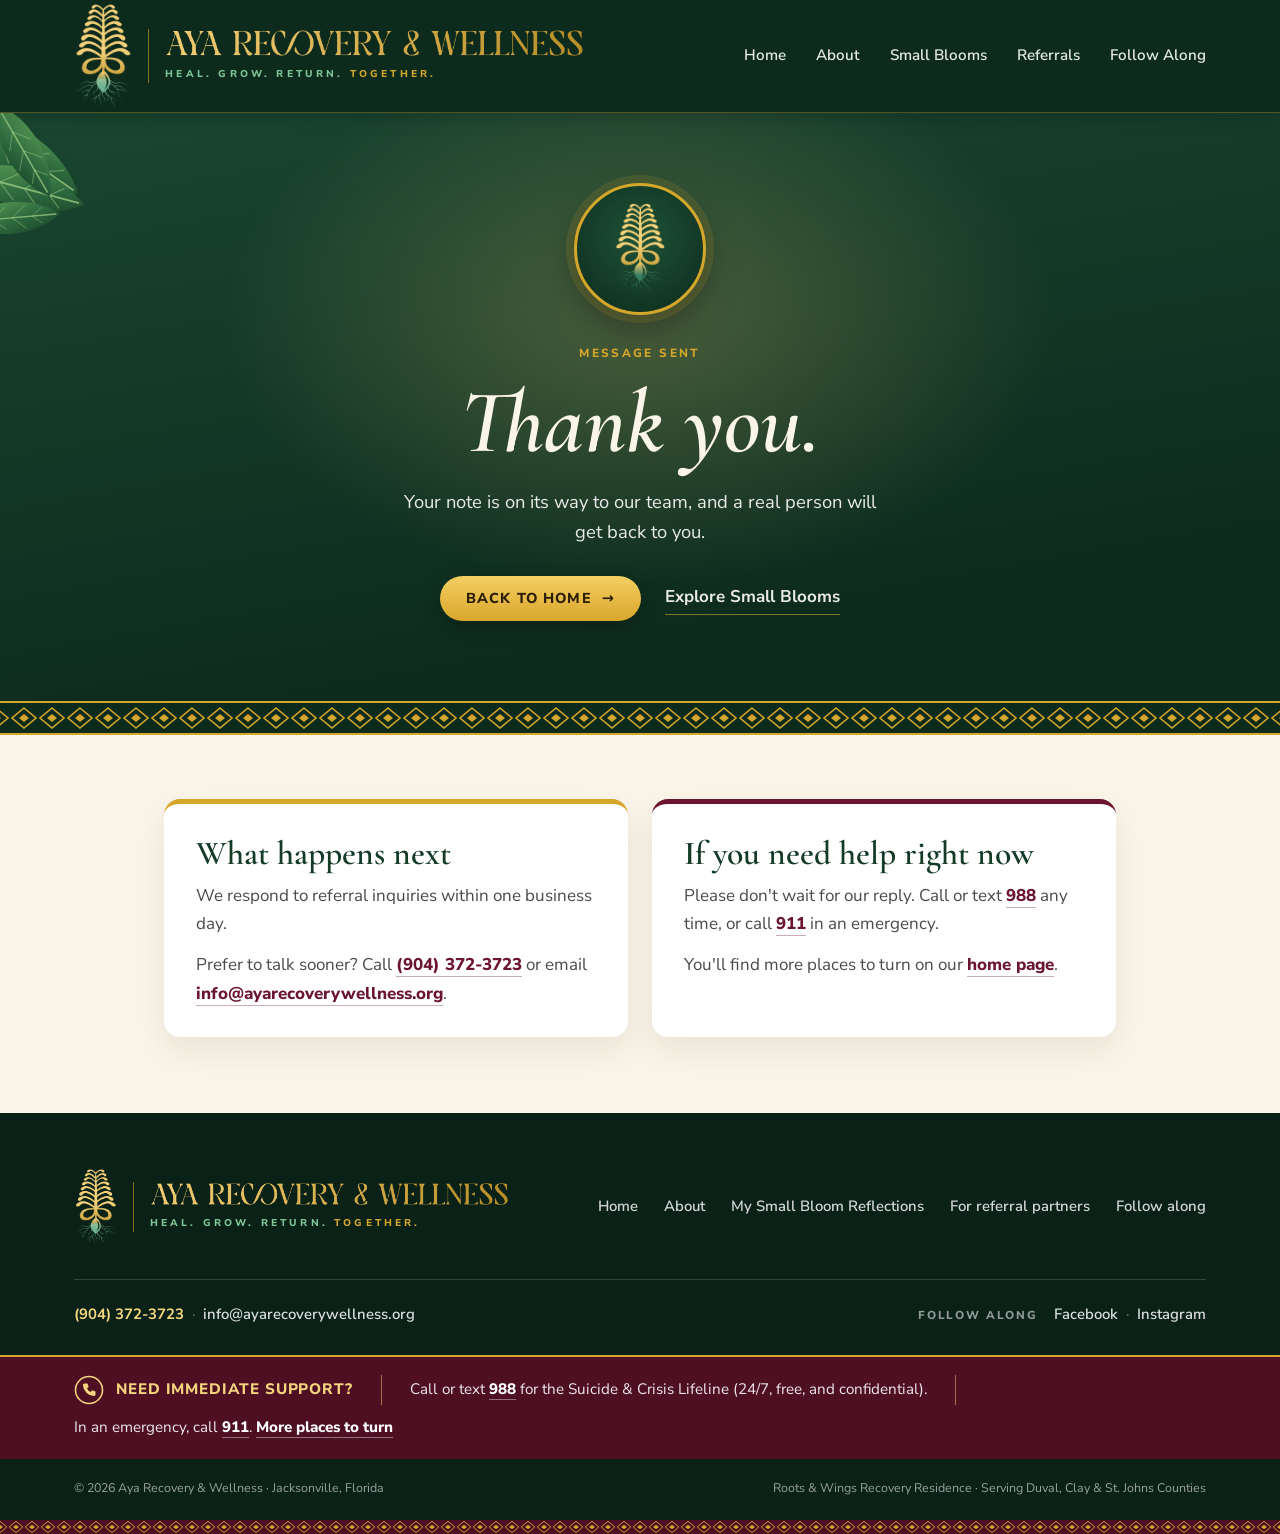
<file: aya-thanks.html>
<!DOCTYPE html>
<html lang="en">
<head>
<meta charset="UTF-8">
<meta name="color-scheme" content="light">
<meta name="viewport" content="width=device-width, initial-scale=1">
<title>Thank you &middot; Aya Recovery &amp; Wellness</title>
<link rel="preconnect" href="https://fonts.googleapis.com">
<link rel="preconnect" href="https://fonts.gstatic.com" crossorigin>
<link href="https://fonts.googleapis.com/css2?family=Cormorant+Garamond:ital,wght@0,400;0,500;0,600;0,700;1,400;1,500;1,600;1,700&amp;family=Nunito+Sans:opsz,wght@6..12,300;6..12,400;6..12,600;6..12,700;6..12,800&amp;display=swap" rel="stylesheet">
<link rel="stylesheet" href="assets/aya-site.css">
<style>
  /* Thank-you pages */
  .ty-hero{position:relative;overflow:hidden;color:#fff;text-align:center;background:
      radial-gradient(ellipse 50% 70% at 50% 35%,rgba(244,213,126,.24),rgba(244,213,126,0) 65%),
      linear-gradient(170deg,#1A4630 0%,var(--forest-deep) 80%);}
  .ty-hero .wrap{position:relative;z-index:2;max-width:780px;padding-top:70px;padding-bottom:80px;display:flex;flex-direction:column;align-items:center;}
  .ty-seal{width:132px;height:132px;border-radius:50%;background:radial-gradient(circle at 50% 40%,#1E5236,var(--forest-deep));border:3px solid var(--gold);box-shadow:0 0 0 8px rgba(212,166,42,.14),0 16px 34px rgba(0,0,0,.35);display:flex;align-items:center;justify-content:center;margin-bottom:28px;animation:ayaRise 1s var(--ease-ceremony) both;}
  .ty-seal img{height:92px;width:auto;}
  .ty-hero .eyebrow{animation:ayaRise .7s ease .2s both;}
  .ty-hero h1{font-style:italic;font-weight:600;font-size:clamp(3.2rem,8vw,5.6rem);line-height:1;color:var(--cream);animation:ayaRise .9s ease .3s both;}
  .ty-hero .lead{margin:20px 0 30px;font-size:1.15rem;line-height:1.6;color:rgba(255,255,255,.9);max-width:44ch;animation:ayaRise .8s ease .5s both;}
  .ty-hero .cta{display:flex;flex-wrap:wrap;justify-content:center;gap:14px 24px;align-items:center;animation:ayaRise .8s ease .7s both;}
  .ty-hero .cta .soft{color:rgba(255,255,255,.9);font-weight:700;text-decoration:none;border-bottom:1px solid rgba(212,166,42,.6);padding-bottom:2px;}
  .ty-body{background:var(--cream);padding:64px 0 76px;}
  .ty-body .wrap{display:grid;grid-template-columns:1fr 1fr;gap:24px;max-width:1000px;}
  .ty-card{background:#fff;border-radius:16px;padding:32px 32px 28px;box-shadow:0 14px 34px rgba(13,43,29,.08);border-top:5px solid var(--gold);}
  .ty-card.help{border-top-color:var(--burgundy);}
  .ty-card h2{font-size:clamp(1.7rem,3vw,2.1rem);color:var(--forest);margin-bottom:10px;}
  .ty-card p{color:var(--graphite);margin:0 0 12px;}
  .ty-card p:last-child{margin-bottom:0;}
  .ty-card a{color:var(--burgundy);font-weight:800;text-decoration:none;border-bottom:1px solid rgba(107,21,48,.35);}
  @media(max-width:760px){.ty-body .wrap{grid-template-columns:1fr;}.ty-card{padding:26px 22px;}}
</style>
<link rel="icon" href="/favicon.ico" sizes="any">
<link rel="icon" type="image/png" sizes="32x32" href="/assets/favicon-32.png">
<link rel="icon" type="image/png" sizes="192x192" href="/assets/icon-192.png">
<link rel="icon" type="image/png" sizes="512x512" href="/assets/icon-512.png">
<link rel="apple-touch-icon" sizes="180x180" href="/apple-touch-icon.png?v=2">
<meta name="apple-mobile-web-app-title" content="Aya">
<meta name="theme-color" content="#0D2B1D">
<meta name="description" content="Thank you from Aya Recovery &amp; Wellness.">
<link rel="canonical" href="https://ayarecoverywellness.org/aya-thanks">
<meta property="og:type" content="website">
<meta property="og:site_name" content="Aya Recovery &amp; Wellness">
<meta property="og:title" content="Thank you &middot; Aya Recovery &amp; Wellness">
<meta property="og:description" content="Thank you from Aya Recovery &amp; Wellness.">
<meta property="og:url" content="https://ayarecoverywellness.org/aya-thanks">
<meta property="og:image" content="https://ayarecoverywellness.org/assets/og-image.png">
<meta property="og:image:width" content="1200">
<meta property="og:image:height" content="630">
<meta property="og:image:alt" content="Aya Recovery &amp; Wellness logo, a gold fern with green roots on deep jade">
<meta name="twitter:card" content="summary_large_image">
<meta name="twitter:title" content="Thank you &middot; Aya Recovery &amp; Wellness">
<meta name="twitter:description" content="Thank you from Aya Recovery &amp; Wellness.">
<meta name="twitter:image" content="https://ayarecoverywellness.org/assets/og-image.png">
<meta name="robots" content="noindex">
</head>
<body>

<!-- shared leaf shapes, reused across the page -->
<svg width="0" height="0" style="position:absolute" aria-hidden="true" focusable="false">
  <defs>
    <linearGradient id="lf" x1="0" y1="0" x2="1" y2="1"><stop offset="0" stop-color="#5FA35A"/><stop offset=".55" stop-color="#2F6B3F"/><stop offset="1" stop-color="#173F27"/></linearGradient>
    <linearGradient id="lf2" x1="0" y1="0" x2="1" y2="1"><stop offset="0" stop-color="#8CC46A"/><stop offset="1" stop-color="#2F6B3F"/></linearGradient>
    <symbol id="leaf" viewBox="0 0 100 40"><path d="M2 20C24 0 70-2 98 20 70 42 24 40 2 20Z" fill="url(#lf)"/><path d="M4 20H94" stroke="#A7D48A" stroke-width="1.4" opacity=".7"/><path d="M30 20 44 9M50 20 64 8M30 20 44 31M50 20 64 32M70 20 80 12M70 20 80 28" stroke="#A7D48A" stroke-width=".9" opacity=".45" fill="none"/></symbol>
    <symbol id="spray" viewBox="0 0 240 240"><use href="#leaf" x="0" y="0" width="150" height="60" transform="rotate(35 20 20) translate(20 10)"/><use href="#leaf" width="140" height="56" transform="translate(10 70) rotate(15)"/><use href="#leaf" width="120" height="48" transform="translate(60 10) rotate(60)"/><use href="#leaf" width="110" height="44" transform="translate(0 130) rotate(-5)"/></symbol>
    <symbol id="hibiscus" viewBox="-40 -40 80 80"><g fill="#E23A5C"><ellipse rx="22" ry="14" cx="20"/><ellipse rx="22" ry="14" cx="20" transform="rotate(72)"/><ellipse rx="22" ry="14" cx="20" transform="rotate(144)"/><ellipse rx="22" ry="14" cx="20" transform="rotate(216)"/><ellipse rx="22" ry="14" cx="20" transform="rotate(288)"/></g><circle r="9" fill="#9E1638"/><path d="M0 0 18-20" stroke="#F4D57E" stroke-width="2.4"/><circle cx="19" cy="-21" r="3.5" fill="#F4D57E"/></symbol>
    <symbol id="frond" viewBox="-40 -170 80 175"><path d="M0 0C-4-50 2-110 10-160" stroke="#8CC46A" stroke-width="3" fill="none"/><g fill="url(#lf2)"><ellipse cx="-24" cy="-30" rx="26" ry="7" transform="rotate(-20 -24 -30)"/><ellipse cx="26" cy="-38" rx="26" ry="7" transform="rotate(20 26 -38)"/><ellipse cx="-20" cy="-62" rx="23" ry="6.5" transform="rotate(-24 -20 -62)"/><ellipse cx="26" cy="-70" rx="23" ry="6.5" transform="rotate(22 26 -70)"/><ellipse cx="-14" cy="-94" rx="19" ry="5.5" transform="rotate(-28 -14 -94)"/><ellipse cx="26" cy="-102" rx="19" ry="5.5" transform="rotate(26 26 -102)"/><ellipse cx="-6" cy="-124" rx="15" ry="4.5" transform="rotate(-32 -6 -124)"/><ellipse cx="22" cy="-132" rx="15" ry="4.5" transform="rotate(30 22 -132)"/><ellipse cx="10" cy="-156" rx="9" ry="4" transform="rotate(-70 10 -156)"/></g></symbol>
  </defs>
</svg>

<header>
  <div class="wrap nav">
    <a class="brand" href="/" aria-label="Aya Recovery and Wellness home">
      <img class="badge" src="assets/aya-fern-on-dark.png" width="269" height="480" alt="" aria-hidden="true">
      <span class="words"><img class="name" src="assets/aya-wordmark.png" width="1332" height="89" alt="Aya Recovery &amp; Wellness"><span class="tag">Heal. Grow. Return. <span class="tag-gold">Together.</span></span></span>
    </a>
    <nav class="menu" aria-label="Main">
      <a href="/">Home</a>
      <a href="aya-about.html">About</a>
      <a href="aya-small-bloom.html">Small Blooms</a>
      <a href="aya-refer.html">Referrals</a>
      <a href="aya-follow.html">Follow Along</a>
    </nav>
  </div>
</header>

<main>
<section class="ty-hero">
  <svg class="leaf-tl" viewBox="0 0 240 240" aria-hidden="true"><use href="#spray"/></svg>
  <svg class="leaf-br" viewBox="0 0 240 240" aria-hidden="true" style="transform:scale(-1,-1)"><use href="#spray"/></svg>
  <div class="wrap">
    <div class="ty-seal" aria-hidden="true"><img src="assets/aya-fern.png" alt=""></div>
    <p class="eyebrow">Message sent</p>
    <h1>Thank you.</h1>
    <p class="lead">Your note is on its way to our team, and a real person will get back to you.</p>
    <div class="cta">
      <a class="btn btn-gold" href="/">Back to home <span class="arr" aria-hidden="true">&rarr;</span></a>
      <a class="soft" href="aya-small-bloom.html">Explore Small Blooms</a>
    </div>
  </div>
</section>

<div class="kente" aria-hidden="true"></div>

<section class="ty-body">
  <div class="wrap">
    <div class="ty-card">
      <h2>What happens next</h2>
      <p>We respond to referral inquiries within one business day.</p>
      <p>Prefer to talk sooner? Call <a href="tel:+19043723723">(904) 372-3723</a> or email <a href="mailto:info@ayarecoverywellness.org">info@ayarecoverywellness.org</a>.</p>
    </div>
    <div class="ty-card help">
      <h2>If you need help right now</h2>
      <p>Please don't wait for our reply. Call or text <a href="tel:988">988</a> any time, or call <a href="tel:911">911</a> in an emergency.</p>
      <p>You'll find more places to turn on our <a href="/#help">home page</a>.</p>
    </div>
  </div>
</section>
</main>

<footer>
  <div class="wrap">
    <div class="top">
      <a class="brand" href="/">
        <img class="badge" src="assets/aya-fern-on-dark.png" width="269" height="480" alt="" aria-hidden="true">
        <span class="words"><img class="name" src="assets/aya-wordmark.png" width="1332" height="89" alt="Aya Recovery &amp; Wellness"><span class="tag">Heal. Grow. Return. <span class="tag-gold">Together.</span></span></span>
      </a>
      <nav class="fnav" aria-label="Footer">
        <a href="/">Home</a>
        <a href="aya-about.html">About</a>
        <a href="aya-small-bloom.html">My Small Bloom Reflections</a>
        <a href="aya-refer.html">For referral partners</a>
        <a href="aya-follow.html">Follow along</a>
      </nav>
    </div>
    <div class="reach">
      <span class="contact">
        <a class="ph" href="tel:+19043723723">(904) 372-3723</a>
        <span class="sep">&nbsp;&middot;&nbsp;</span>
        <a class="em" href="mailto:info@ayarecoverywellness.org">info@ayarecoverywellness.org</a>
      </span>
      <span class="social">
        <span class="lbl">Follow along</span>
        <a href="https://www.facebook.com/ayarecoverywellness" target="_blank" rel="noopener">Facebook</a>
        <span class="sep">&nbsp;&middot;&nbsp;</span>
        <a href="https://www.instagram.com/ayarecoverywellness/" target="_blank" rel="noopener">Instagram</a>
      </span>
    </div>
  </div>
  <div class="crisisbar">
    <div class="wrap">
      <span class="ask"><svg viewBox="0 0 30 30" aria-hidden="true"><circle cx="15" cy="15" r="13.5" fill="none" stroke="#F4D57E" stroke-width="1.6"/><path d="M10.5 8.5h3l1.2 3.4-1.8 1.3a8 8 0 0 0 3.9 3.9l1.3-1.8 3.4 1.2v3a1.6 1.6 0 0 1-1.7 1.6A12 12 0 0 1 8.9 10.2a1.6 1.6 0 0 1 1.6-1.7Z" fill="#F4D57E"/></svg>Need immediate support?</span>
      <span class="bar" aria-hidden="true"></span>
      <span>Call or text <a href="tel:988">988</a> for the Suicide &amp; Crisis Lifeline (24/7, free, and confidential).</span>
      <span class="bar" aria-hidden="true"></span>
      <span>In an emergency, call <a href="tel:911">911</a>. <a href="/#help">More places to turn</a></span>
    </div>
  </div>
  <div class="fine">
    <div class="wrap">
      <span>&copy; 2026 Aya Recovery &amp; Wellness &middot; Jacksonville, Florida</span>
      <span>Roots &amp; Wings Recovery Residence &middot; Serving Duval, Clay &amp; St. Johns Counties</span>
    </div>
  </div>
  <div class="patternfoot" aria-hidden="true"></div>
</footer>
<script>
  (function(){
    var els=document.querySelectorAll('.reveal');
    var still=window.matchMedia&&window.matchMedia('(prefers-reduced-motion: reduce)').matches;
    if(still||!('IntersectionObserver' in window)){els.forEach(function(el){el.classList.add('in');});return;}
    var io=new IntersectionObserver(function(entries){entries.forEach(function(e){if(e.isIntersecting){e.target.classList.add('in');io.unobserve(e.target);}});},{threshold:.12});
    els.forEach(function(el){io.observe(el);});
  })();
</script>
</body>
</html>
</file>
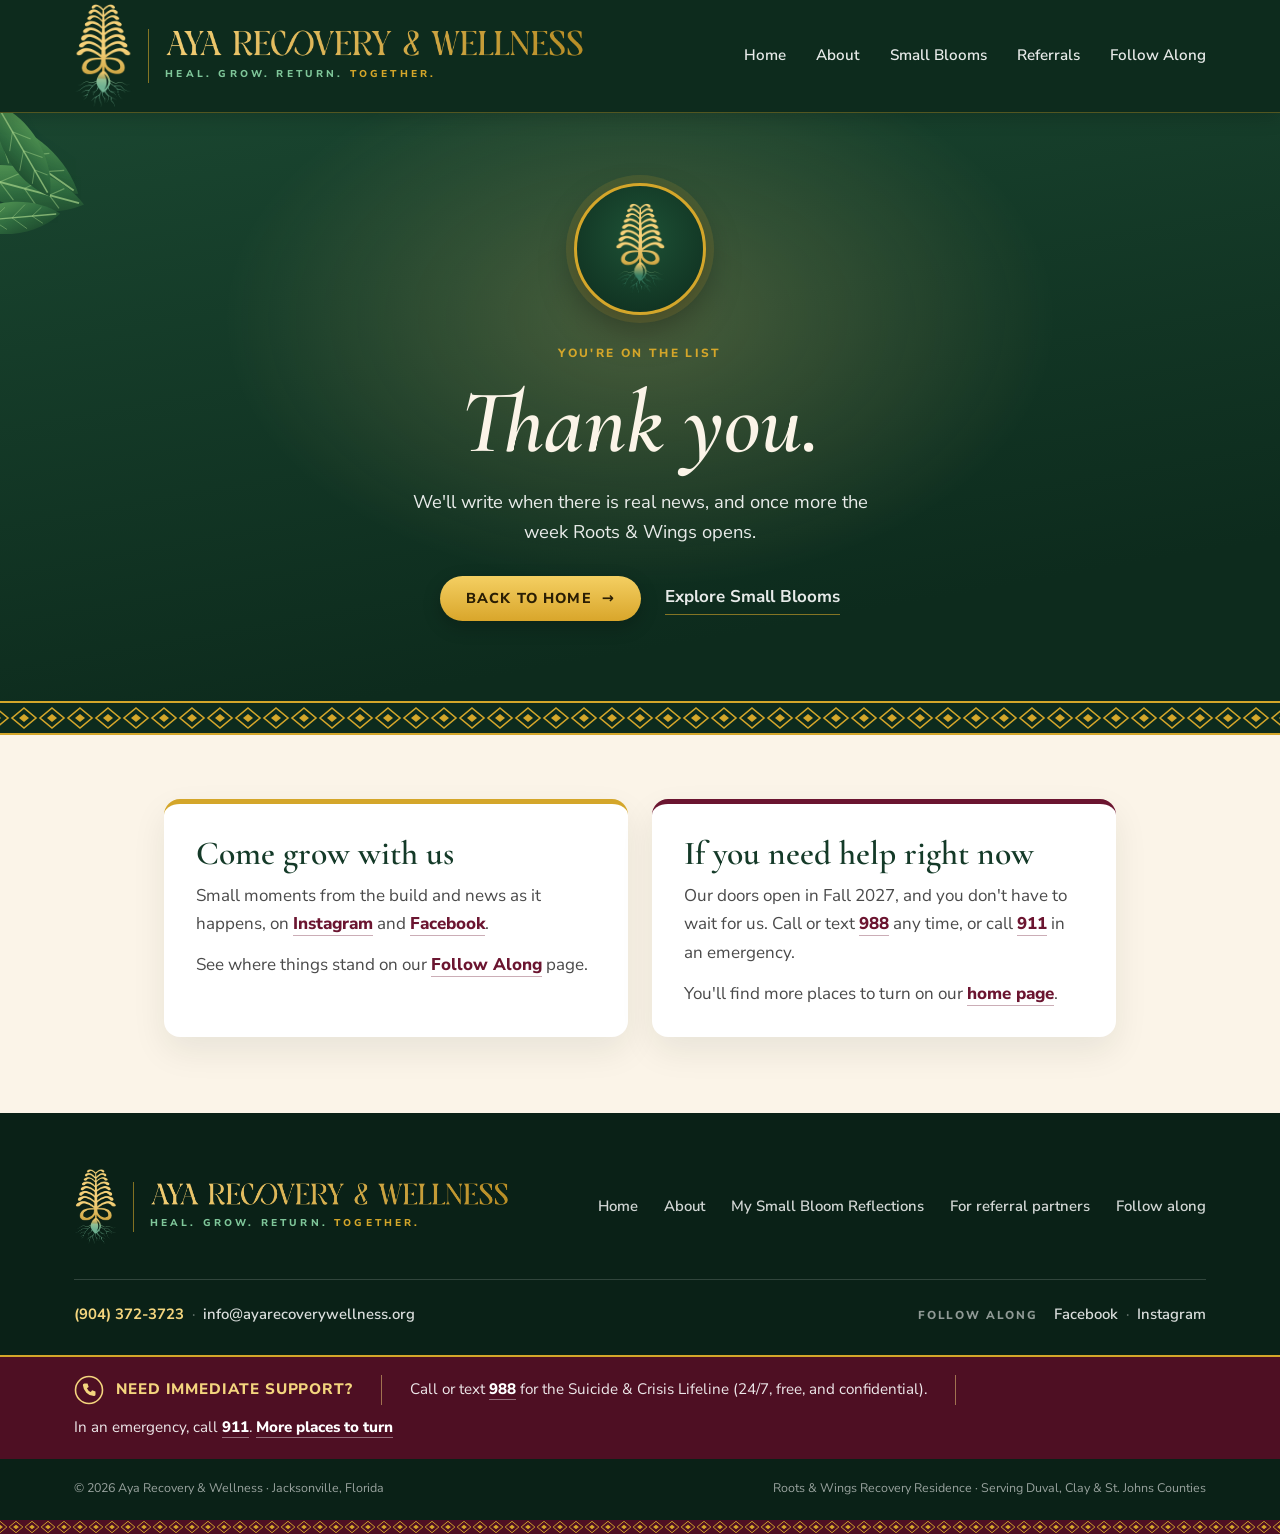
<file: aya-welcome.html>
<!DOCTYPE html>
<html lang="en">
<head>
<meta charset="UTF-8">
<meta name="color-scheme" content="light">
<meta name="viewport" content="width=device-width, initial-scale=1">
<title>Thank you &middot; Aya Recovery &amp; Wellness</title>
<link rel="preconnect" href="https://fonts.googleapis.com">
<link rel="preconnect" href="https://fonts.gstatic.com" crossorigin>
<link href="https://fonts.googleapis.com/css2?family=Cormorant+Garamond:ital,wght@0,400;0,500;0,600;0,700;1,400;1,500;1,600;1,700&amp;family=Nunito+Sans:opsz,wght@6..12,300;6..12,400;6..12,600;6..12,700;6..12,800&amp;display=swap" rel="stylesheet">
<link rel="stylesheet" href="assets/aya-site.css">
<style>
  /* Thank-you pages */
  .ty-hero{position:relative;overflow:hidden;color:#fff;text-align:center;background:
      radial-gradient(ellipse 50% 70% at 50% 35%,rgba(244,213,126,.24),rgba(244,213,126,0) 65%),
      linear-gradient(170deg,#1A4630 0%,var(--forest-deep) 80%);}
  .ty-hero .wrap{position:relative;z-index:2;max-width:780px;padding-top:70px;padding-bottom:80px;display:flex;flex-direction:column;align-items:center;}
  .ty-seal{width:132px;height:132px;border-radius:50%;background:radial-gradient(circle at 50% 40%,#1E5236,var(--forest-deep));border:3px solid var(--gold);box-shadow:0 0 0 8px rgba(212,166,42,.14),0 16px 34px rgba(0,0,0,.35);display:flex;align-items:center;justify-content:center;margin-bottom:28px;animation:ayaRise 1s var(--ease-ceremony) both;}
  .ty-seal img{height:92px;width:auto;}
  .ty-hero .eyebrow{animation:ayaRise .7s ease .2s both;}
  .ty-hero h1{font-style:italic;font-weight:600;font-size:clamp(3.2rem,8vw,5.6rem);line-height:1;color:var(--cream);animation:ayaRise .9s ease .3s both;}
  .ty-hero .lead{margin:20px 0 30px;font-size:1.15rem;line-height:1.6;color:rgba(255,255,255,.9);max-width:44ch;animation:ayaRise .8s ease .5s both;}
  .ty-hero .cta{display:flex;flex-wrap:wrap;justify-content:center;gap:14px 24px;align-items:center;animation:ayaRise .8s ease .7s both;}
  .ty-hero .cta .soft{color:rgba(255,255,255,.9);font-weight:700;text-decoration:none;border-bottom:1px solid rgba(212,166,42,.6);padding-bottom:2px;}
  .ty-body{background:var(--cream);padding:64px 0 76px;}
  .ty-body .wrap{display:grid;grid-template-columns:1fr 1fr;gap:24px;max-width:1000px;}
  .ty-card{background:#fff;border-radius:16px;padding:32px 32px 28px;box-shadow:0 14px 34px rgba(13,43,29,.08);border-top:5px solid var(--gold);}
  .ty-card.help{border-top-color:var(--burgundy);}
  .ty-card h2{font-size:clamp(1.7rem,3vw,2.1rem);color:var(--forest);margin-bottom:10px;}
  .ty-card p{color:var(--graphite);margin:0 0 12px;}
  .ty-card p:last-child{margin-bottom:0;}
  .ty-card a{color:var(--burgundy);font-weight:800;text-decoration:none;border-bottom:1px solid rgba(107,21,48,.35);}
  @media(max-width:760px){.ty-body .wrap{grid-template-columns:1fr;}.ty-card{padding:26px 22px;}}
</style>
<link rel="icon" href="/favicon.ico" sizes="any">
<link rel="icon" type="image/png" sizes="32x32" href="/assets/favicon-32.png">
<link rel="icon" type="image/png" sizes="192x192" href="/assets/icon-192.png">
<link rel="icon" type="image/png" sizes="512x512" href="/assets/icon-512.png">
<link rel="apple-touch-icon" sizes="180x180" href="/apple-touch-icon.png?v=2">
<meta name="apple-mobile-web-app-title" content="Aya">
<meta name="theme-color" content="#0D2B1D">
<meta name="description" content="Thank you from Aya Recovery &amp; Wellness.">
<link rel="canonical" href="https://ayarecoverywellness.org/aya-welcome">
<meta property="og:type" content="website">
<meta property="og:site_name" content="Aya Recovery &amp; Wellness">
<meta property="og:title" content="Thank you &middot; Aya Recovery &amp; Wellness">
<meta property="og:description" content="Thank you from Aya Recovery &amp; Wellness.">
<meta property="og:url" content="https://ayarecoverywellness.org/aya-welcome">
<meta property="og:image" content="https://ayarecoverywellness.org/assets/og-image.png">
<meta property="og:image:width" content="1200">
<meta property="og:image:height" content="630">
<meta property="og:image:alt" content="Aya Recovery &amp; Wellness logo, a gold fern with green roots on deep jade">
<meta name="twitter:card" content="summary_large_image">
<meta name="twitter:title" content="Thank you &middot; Aya Recovery &amp; Wellness">
<meta name="twitter:description" content="Thank you from Aya Recovery &amp; Wellness.">
<meta name="twitter:image" content="https://ayarecoverywellness.org/assets/og-image.png">
<meta name="robots" content="noindex">
</head>
<body>

<!-- shared leaf shapes, reused across the page -->
<svg width="0" height="0" style="position:absolute" aria-hidden="true" focusable="false">
  <defs>
    <linearGradient id="lf" x1="0" y1="0" x2="1" y2="1"><stop offset="0" stop-color="#5FA35A"/><stop offset=".55" stop-color="#2F6B3F"/><stop offset="1" stop-color="#173F27"/></linearGradient>
    <linearGradient id="lf2" x1="0" y1="0" x2="1" y2="1"><stop offset="0" stop-color="#8CC46A"/><stop offset="1" stop-color="#2F6B3F"/></linearGradient>
    <symbol id="leaf" viewBox="0 0 100 40"><path d="M2 20C24 0 70-2 98 20 70 42 24 40 2 20Z" fill="url(#lf)"/><path d="M4 20H94" stroke="#A7D48A" stroke-width="1.4" opacity=".7"/><path d="M30 20 44 9M50 20 64 8M30 20 44 31M50 20 64 32M70 20 80 12M70 20 80 28" stroke="#A7D48A" stroke-width=".9" opacity=".45" fill="none"/></symbol>
    <symbol id="spray" viewBox="0 0 240 240"><use href="#leaf" x="0" y="0" width="150" height="60" transform="rotate(35 20 20) translate(20 10)"/><use href="#leaf" width="140" height="56" transform="translate(10 70) rotate(15)"/><use href="#leaf" width="120" height="48" transform="translate(60 10) rotate(60)"/><use href="#leaf" width="110" height="44" transform="translate(0 130) rotate(-5)"/></symbol>
    <symbol id="hibiscus" viewBox="-40 -40 80 80"><g fill="#E23A5C"><ellipse rx="22" ry="14" cx="20"/><ellipse rx="22" ry="14" cx="20" transform="rotate(72)"/><ellipse rx="22" ry="14" cx="20" transform="rotate(144)"/><ellipse rx="22" ry="14" cx="20" transform="rotate(216)"/><ellipse rx="22" ry="14" cx="20" transform="rotate(288)"/></g><circle r="9" fill="#9E1638"/><path d="M0 0 18-20" stroke="#F4D57E" stroke-width="2.4"/><circle cx="19" cy="-21" r="3.5" fill="#F4D57E"/></symbol>
    <symbol id="frond" viewBox="-40 -170 80 175"><path d="M0 0C-4-50 2-110 10-160" stroke="#8CC46A" stroke-width="3" fill="none"/><g fill="url(#lf2)"><ellipse cx="-24" cy="-30" rx="26" ry="7" transform="rotate(-20 -24 -30)"/><ellipse cx="26" cy="-38" rx="26" ry="7" transform="rotate(20 26 -38)"/><ellipse cx="-20" cy="-62" rx="23" ry="6.5" transform="rotate(-24 -20 -62)"/><ellipse cx="26" cy="-70" rx="23" ry="6.5" transform="rotate(22 26 -70)"/><ellipse cx="-14" cy="-94" rx="19" ry="5.5" transform="rotate(-28 -14 -94)"/><ellipse cx="26" cy="-102" rx="19" ry="5.5" transform="rotate(26 26 -102)"/><ellipse cx="-6" cy="-124" rx="15" ry="4.5" transform="rotate(-32 -6 -124)"/><ellipse cx="22" cy="-132" rx="15" ry="4.5" transform="rotate(30 22 -132)"/><ellipse cx="10" cy="-156" rx="9" ry="4" transform="rotate(-70 10 -156)"/></g></symbol>
  </defs>
</svg>

<header>
  <div class="wrap nav">
    <a class="brand" href="/" aria-label="Aya Recovery and Wellness home">
      <img class="badge" src="assets/aya-fern-on-dark.png" width="269" height="480" alt="" aria-hidden="true">
      <span class="words"><img class="name" src="assets/aya-wordmark.png" width="1332" height="89" alt="Aya Recovery &amp; Wellness"><span class="tag">Heal. Grow. Return. <span class="tag-gold">Together.</span></span></span>
    </a>
    <nav class="menu" aria-label="Main">
      <a href="/">Home</a>
      <a href="aya-about.html">About</a>
      <a href="aya-small-bloom.html">Small Blooms</a>
      <a href="aya-refer.html">Referrals</a>
      <a href="aya-follow.html">Follow Along</a>
    </nav>
  </div>
</header>

<main>
<section class="ty-hero">
  <svg class="leaf-tl" viewBox="0 0 240 240" aria-hidden="true"><use href="#spray"/></svg>
  <svg class="leaf-br" viewBox="0 0 240 240" aria-hidden="true" style="transform:scale(-1,-1)"><use href="#spray"/></svg>
  <div class="wrap">
    <div class="ty-seal" aria-hidden="true"><img src="assets/aya-fern.png" alt=""></div>
    <p class="eyebrow">You're on the list</p>
    <h1>Thank you.</h1>
    <p class="lead">We'll write when there is real news, and once more the week Roots &amp; Wings opens.</p>
    <div class="cta">
      <a class="btn btn-gold" href="/">Back to home <span class="arr" aria-hidden="true">&rarr;</span></a>
      <a class="soft" href="aya-small-bloom.html">Explore Small Blooms</a>
    </div>
  </div>
</section>

<div class="kente" aria-hidden="true"></div>

<section class="ty-body">
  <div class="wrap">
    <div class="ty-card">
      <h2>Come grow with us</h2>
      <p>Small moments from the build and news as it happens, on <a href="https://www.instagram.com/ayarecoverywellness/" target="_blank" rel="noopener">Instagram</a> and <a href="https://www.facebook.com/ayarecoverywellness" target="_blank" rel="noopener">Facebook</a>.</p>
      <p>See where things stand on our <a href="aya-follow.html">Follow Along</a> page.</p>
    </div>
    <div class="ty-card help">
      <h2>If you need help right now</h2>
      <p>Our doors open in Fall 2027, and you don't have to wait for us. Call or text <a href="tel:988">988</a> any time, or call <a href="tel:911">911</a> in an emergency.</p>
      <p>You'll find more places to turn on our <a href="/#help">home page</a>.</p>
    </div>
  </div>
</section>
</main>

<footer>
  <div class="wrap">
    <div class="top">
      <a class="brand" href="/">
        <img class="badge" src="assets/aya-fern-on-dark.png" width="269" height="480" alt="" aria-hidden="true">
        <span class="words"><img class="name" src="assets/aya-wordmark.png" width="1332" height="89" alt="Aya Recovery &amp; Wellness"><span class="tag">Heal. Grow. Return. <span class="tag-gold">Together.</span></span></span>
      </a>
      <nav class="fnav" aria-label="Footer">
        <a href="/">Home</a>
        <a href="aya-about.html">About</a>
        <a href="aya-small-bloom.html">My Small Bloom Reflections</a>
        <a href="aya-refer.html">For referral partners</a>
        <a href="aya-follow.html">Follow along</a>
      </nav>
    </div>
    <div class="reach">
      <span class="contact">
        <a class="ph" href="tel:+19043723723">(904) 372-3723</a>
        <span class="sep">&nbsp;&middot;&nbsp;</span>
        <a class="em" href="mailto:info@ayarecoverywellness.org">info@ayarecoverywellness.org</a>
      </span>
      <span class="social">
        <span class="lbl">Follow along</span>
        <a href="https://www.facebook.com/ayarecoverywellness" target="_blank" rel="noopener">Facebook</a>
        <span class="sep">&nbsp;&middot;&nbsp;</span>
        <a href="https://www.instagram.com/ayarecoverywellness/" target="_blank" rel="noopener">Instagram</a>
      </span>
    </div>
  </div>
  <div class="crisisbar">
    <div class="wrap">
      <span class="ask"><svg viewBox="0 0 30 30" aria-hidden="true"><circle cx="15" cy="15" r="13.5" fill="none" stroke="#F4D57E" stroke-width="1.6"/><path d="M10.5 8.5h3l1.2 3.4-1.8 1.3a8 8 0 0 0 3.9 3.9l1.3-1.8 3.4 1.2v3a1.6 1.6 0 0 1-1.7 1.6A12 12 0 0 1 8.9 10.2a1.6 1.6 0 0 1 1.6-1.7Z" fill="#F4D57E"/></svg>Need immediate support?</span>
      <span class="bar" aria-hidden="true"></span>
      <span>Call or text <a href="tel:988">988</a> for the Suicide &amp; Crisis Lifeline (24/7, free, and confidential).</span>
      <span class="bar" aria-hidden="true"></span>
      <span>In an emergency, call <a href="tel:911">911</a>. <a href="/#help">More places to turn</a></span>
    </div>
  </div>
  <div class="fine">
    <div class="wrap">
      <span>&copy; 2026 Aya Recovery &amp; Wellness &middot; Jacksonville, Florida</span>
      <span>Roots &amp; Wings Recovery Residence &middot; Serving Duval, Clay &amp; St. Johns Counties</span>
    </div>
  </div>
  <div class="patternfoot" aria-hidden="true"></div>
</footer>
<script>
  (function(){
    var els=document.querySelectorAll('.reveal');
    var still=window.matchMedia&&window.matchMedia('(prefers-reduced-motion: reduce)').matches;
    if(still||!('IntersectionObserver' in window)){els.forEach(function(el){el.classList.add('in');});return;}
    var io=new IntersectionObserver(function(entries){entries.forEach(function(e){if(e.isIntersecting){e.target.classList.add('in');io.unobserve(e.target);}});},{threshold:.12});
    els.forEach(function(el){io.observe(el);});
  })();
</script>
</body>
</html>
</file>
<file: assets/aya-site.css>
/* Aya site styles, shared by the redesigned pages (home first). */
:root{
  --forest:#143A28;--forest-deep:#0D2B1D;--forest-ink:#0A2117;--leaf:#2F6B3F;--jade:#4A8C7A;
  --gold:#D4A62A;--gold-deep:#A8851C;--gold-light:#F4D57E;
  --burgundy:#6B1530;--burgundy-deep:#4E0F23;
  --cream:#FBF4E8;--blush:#F8E7D9;--sand:#F1DFC6;
  --charcoal:#2B2B2B;--graphite:#4a4a4a;
  --line:rgba(43,43,43,.12);--line-light:rgba(255,255,255,.16);
  --serif:'Cormorant Garamond', Georgia, 'Times New Roman', serif;
  --sans:'Nunito Sans', Calibri, system-ui, sans-serif;--wrap:1180px;
  --ease-ceremony:cubic-bezier(.32,.72,.32,1);
  --diamonds:url("data:image/svg+xml,%3Csvg xmlns='http://www.w3.org/2000/svg' width='28' height='24' viewBox='0 0 28 24'%3E%3Cpath d='M14 2 26 12 14 22 2 12Z' fill='none' stroke='%23D4A62A' stroke-width='1.6'/%3E%3Cpath d='M14 8 19 12 14 16 9 12Z' fill='%23D4A62A'/%3E%3C/svg%3E");
  --diamonds-soft:url("data:image/svg+xml,%3Csvg xmlns='http://www.w3.org/2000/svg' width='44' height='44' viewBox='0 0 44 44'%3E%3Cg fill='none' stroke='%23E7B99A' stroke-width='1.4'%3E%3Cpath d='M22 3 41 22 22 41 3 22Z'/%3E%3Cpath d='M22 11 33 22 22 33 11 22Z'/%3E%3C/g%3E%3Cpath d='M22 18 26 22 22 26 18 22Z' fill='%23E7B99A'/%3E%3C/svg%3E");
}
*{box-sizing:border-box;}
html{scroll-behavior:smooth;color-scheme:only light;}
body{margin:0;font-family:var(--sans);color:var(--charcoal);background:var(--cream);font-size:17px;line-height:1.7;-webkit-font-smoothing:antialiased;overflow-x:hidden;}
h1,h2,h3,h4{font-family:var(--serif);font-weight:600;line-height:1.05;margin:0;}
p{margin:0 0 1.1em;}
a{color:inherit;}
img{max-width:100%;display:block;}
b,strong{font-weight:700;}
.wrap{max-width:var(--wrap);margin:0 auto;padding:0 24px;}
.eyebrow{font-family:var(--sans);text-transform:uppercase;letter-spacing:.2em;font-size:.74rem;font-weight:800;color:var(--gold);margin:0 0 .9rem;}
.eyebrow.ink{color:var(--forest);}
[id]{scroll-margin-top:96px;}
a[href^="tel:"]{white-space:nowrap;}
:focus-visible{outline:2px solid var(--gold);outline-offset:3px;}
.sr-only{position:absolute!important;width:1px;height:1px;padding:0;margin:-1px;overflow:hidden;clip:rect(0,0,0,0);white-space:nowrap;border:0;}

@keyframes ayaRise{from{opacity:0;transform:translateY(14px)}to{opacity:1;transform:none}}
@keyframes ayaFade{from{opacity:0}to{opacity:1}}
@keyframes ayaGlow{0%,100%{opacity:.85}50%{opacity:1}}
@keyframes ayaSway{0%,100%{transform:rotate(-1.2deg)}50%{transform:rotate(1.2deg)}}
.reveal{opacity:0;transform:translateY(18px);transition:opacity .8s ease, transform .8s ease;}
.reveal.in{opacity:1;transform:none;}

/* buttons */
.btn{display:inline-flex;align-items:center;gap:10px;white-space:nowrap;font-family:var(--sans);font-weight:800;font-size:.9rem;letter-spacing:.08em;text-transform:uppercase;padding:14px 26px;border-radius:999px;text-decoration:none;transition:transform .15s ease, box-shadow .2s ease, background .2s ease, color .2s ease;cursor:pointer;border:0;line-height:1.2;}
.btn .arr{transition:transform .2s ease;}
.btn:hover .arr{transform:translateX(3px);}
.btn-gold{background:linear-gradient(180deg,#F4CF62,#D9A62B);color:#2A1E04;box-shadow:0 6px 18px rgba(0,0,0,.22);}
.btn-gold:hover{transform:translateY(-2px);box-shadow:0 10px 24px rgba(212,166,42,.35);}
.btn-line{background:transparent;color:var(--gold-light);border:1.5px solid var(--gold);padding:11px 22px;font-size:.8rem;}
.btn-line:hover{background:rgba(212,166,42,.12);color:#fff;}

/* header */
header{position:sticky;top:0;z-index:50;background:var(--forest-deep);border-bottom:1px solid rgba(212,166,42,.35);box-shadow:0 4px 18px rgba(0,0,0,.18);}
.nav{display:flex;align-items:center;justify-content:space-between;min-height:84px;gap:20px;}
.brand{display:flex;align-items:center;gap:16px;text-decoration:none;color:#fff;flex:none;}
.brand .badge{height:104px;width:auto;margin:4px 0;}
.brand .words{border-left:1px solid rgba(212,166,42,.6);padding-left:16px;}
.brand .name{display:block;height:28px;width:auto;max-width:none;}
.brand .tag{display:block;margin-top:9px;font-size:.62rem;font-weight:800;letter-spacing:.32em;text-transform:uppercase;color:#7FC79A;}
.brand .tag .tag-gold{color:var(--gold);}
.menu{display:flex;align-items:center;gap:30px;}
.menu a{position:relative;font-size:.95rem;font-weight:600;text-decoration:none;color:rgba(255,255,255,.9);padding:6px 0;}
.menu a::after{content:"";position:absolute;left:0;right:0;bottom:-2px;height:2px;border-radius:2px;background:var(--gold);transform:scaleX(0);transition:transform .25s ease;}
.menu a:hover{color:#fff;}
.menu a:hover::after,.menu a[aria-current="page"]::after{transform:scaleX(1);}

/* hero */
.hero{position:relative;overflow:hidden;color:#fff;background:
    radial-gradient(ellipse 60% 70% at 78% 40%,rgba(244,213,126,.22),rgba(244,213,126,0) 60%),
    radial-gradient(ellipse 50% 60% at 10% 90%,rgba(47,107,63,.55),rgba(47,107,63,0) 70%),
    linear-gradient(160deg,#1A4630 0%,var(--forest-deep) 70%);}
.hero .wrap{position:relative;z-index:2;display:grid;grid-template-columns:1fr 1.05fr;gap:40px;align-items:center;padding-top:64px;padding-bottom:88px;}
.hero h1{font-size:clamp(2.7rem,5.6vw,4.6rem);font-weight:600;line-height:1.02;color:#fff;animation:ayaRise .9s ease .1s both;}
.hero h1 em{display:block;font-style:italic;font-weight:500;color:var(--gold-light);margin-top:.12em;}
.hero .rule{width:150px;height:2px;margin:28px 0 22px;background:linear-gradient(90deg,var(--gold),rgba(212,166,42,0));animation:ayaFade 1s ease .6s both;}
.hero .welcome{margin:0 0 8px;font-weight:800;font-size:1.15rem;color:#fff;animation:ayaRise .8s ease .7s both;}
.hero .lead{margin:0 0 30px;font-size:1.08rem;font-weight:400;line-height:1.6;color:rgba(255,255,255,.88);max-width:44ch;animation:ayaRise .8s ease .85s both;}
.hero .cta{display:flex;flex-wrap:wrap;gap:14px 22px;align-items:center;animation:ayaRise .8s ease 1s both;}
.hero .cta .soft{color:rgba(255,255,255,.85);font-weight:700;font-size:.95rem;text-decoration:none;border-bottom:1px solid rgba(212,166,42,.6);padding-bottom:2px;}
.hero .cta .soft:hover{color:#fff;}
.leaf-tl,.leaf-br{position:absolute;z-index:1;pointer-events:none;}
.leaf-tl{left:-40px;top:-30px;width:220px;transform-origin:20% 20%;animation:ayaSway 9s ease-in-out infinite;}
.leaf-br{right:-30px;bottom:-40px;width:240px;transform-origin:80% 80%;animation:ayaSway 11s ease-in-out infinite reverse;}

.porch{position:relative;display:flex;flex-direction:column;animation:ayaRise 1.1s var(--ease-ceremony) .3s both;}
.porch .frame{position:relative;aspect-ratio:600/560;border-radius:300px 300px 18px 18px;overflow:hidden;border:3px solid var(--gold);box-shadow:0 0 0 8px rgba(212,166,42,.12),0 30px 60px rgba(0,0,0,.4);}
.porch svg{display:block;width:100%;height:100%;}
.porch .lamp{animation:ayaGlow 4s ease-in-out infinite;}
.soon{position:relative;order:-1;align-self:flex-end;margin:0 -24px -18px 0;width:min(340px,64%);z-index:3;text-align:center;color:#fff;padding:26px 28px 24px;filter:drop-shadow(0 12px 24px rgba(0,0,0,.35));animation:ayaRise .9s ease 1.2s both;}
.soon .brush{position:absolute;inset:0;width:100%;height:100%;z-index:-1;}
.soon .s1{margin:0;font-size:.86rem;font-weight:800;letter-spacing:.26em;text-transform:uppercase;color:var(--gold-light);}
.soon .s2{margin:4px 0 6px;font-family:var(--serif);font-style:italic;font-weight:600;font-size:clamp(2rem,3.4vw,2.7rem);line-height:1;color:var(--gold-light);}
.soon-rule{display:flex;align-items:flex-end;gap:6px;margin:2px 0 6px;}
.soon-rule .half{flex:1;height:1px;margin-bottom:8px;background:rgba(244,213,126,.6);}
.soon .ribbon-bridge{flex:none;display:block;width:96px;height:29px;}
.soon .s3{margin:0;display:inline-block;font-size:1.15rem;font-weight:800;letter-spacing:.3em;padding-left:.3em;text-transform:uppercase;}

/* pattern band with seal */
.kente{position:relative;height:34px;background:var(--forest-deep) var(--diamonds) repeat-x center/28px 24px;border-top:2px solid var(--gold);border-bottom:2px solid var(--gold);}
.seal{position:absolute;left:50%;top:50%;transform:translate(-50%,-50%);width:92px;height:92px;border-radius:50%;background:radial-gradient(circle at 50% 40%,#1E5236,var(--forest-deep));border:3px solid var(--gold);box-shadow:0 0 0 6px var(--forest-deep),0 0 0 8px var(--gold),0 10px 26px rgba(0,0,0,.35);display:flex;align-items:center;justify-content:center;z-index:3;}
.seal img{height:62px;width:auto;}

/* tagline */
.tagline{background:var(--cream);text-align:center;padding:78px 0 40px;}
.tagline h2{display:flex;flex-wrap:wrap;justify-content:center;align-items:center;gap:.1em .3em;font-size:clamp(2.6rem,6.2vw,4.7rem);font-weight:700;letter-spacing:-.01em;color:var(--forest);}
.tagline h2 .tog{font-style:italic;background:linear-gradient(100deg,#B8861A,#E9BE48 45%,#B8861A);-webkit-background-clip:text;background-clip:text;color:transparent;-webkit-text-fill-color:transparent;padding-right:.08em;}
.tagline h2 svg{width:.7em;height:.7em;flex:none;}
.tagline h2 .tog-wrap{display:inline-flex;align-items:center;gap:.25em;white-space:nowrap;}
.swoosh{display:block;margin:4px auto 0;width:min(620px,80%);height:24px;}
.marks{display:flex;flex-wrap:wrap;justify-content:center;gap:12px;margin:34px auto 0;padding:0;list-style:none;}
.marks li{font-size:.78rem;font-weight:800;letter-spacing:.12em;text-transform:uppercase;color:var(--forest);background:#fff;border:1px solid rgba(212,166,42,.55);border-radius:999px;padding:9px 18px;}

/* origins and mission */
.mission{display:grid;grid-template-columns:1.1fr 1fr;}
.origins{position:relative;overflow:hidden;background:var(--burgundy-deep);color:#fff;padding:72px 56px;display:flex;flex-direction:column;justify-content:center;}
.origins::before{content:"";position:absolute;inset:0;background:var(--diamonds) repeat center/56px 48px;opacity:.12;}
.origins > *{position:relative;}
.origins .fern{width:120px;margin:0 0 26px;filter:drop-shadow(0 6px 16px rgba(0,0,0,.3));}
.origins h2{font-size:clamp(2.2rem,4vw,3.1rem);color:#fff;}
.origins h2 em{color:var(--gold-light);}
.origins p{margin:18px 0 0;max-width:44ch;color:rgba(255,255,255,.88);font-size:1.06rem;}
.missionpanel{position:relative;overflow:hidden;background:var(--forest);color:#fff;padding:72px 56px;display:flex;flex-direction:column;justify-content:center;}
.missionpanel h2{font-size:clamp(2.3rem,4.2vw,3.3rem);line-height:1.04;}
.missionpanel h2 em{color:var(--gold-light);}
.missionpanel .rule{width:110px;height:2px;background:var(--gold);margin:22px 0;}
.missionpanel p{margin:0;color:rgba(255,255,255,.9);font-size:1.06rem;max-width:46ch;}
.missionpanel .leaf{position:absolute;right:-50px;top:-40px;width:180px;opacity:.9;pointer-events:none;}

/* vision and philosophy */
.vp{position:relative;background:var(--blush);}
.vp::before,.vp::after{content:"";position:absolute;top:0;bottom:0;width:70px;background:var(--diamonds-soft) repeat-y center/44px 44px;opacity:.9;}
.vp::before{left:0;}.vp::after{right:0;}
.vp .wrap{display:grid;grid-template-columns:1fr 1px 1fr;gap:56px;padding:64px 100px;}
.vp .divider{background:linear-gradient(180deg,rgba(212,166,42,0),var(--gold),rgba(212,166,42,0));}
.vp .eyebrow{color:var(--forest);}
.vp blockquote{margin:0;font-family:var(--serif);font-style:italic;font-weight:500;font-size:clamp(1.35rem,2.3vw,1.7rem);line-height:1.35;color:var(--charcoal);}

/* three doors */
.doors{background:var(--cream);padding:72px 0;}
.doors .grid{display:grid;grid-template-columns:repeat(2,1fr);gap:26px;max-width:920px;}
.door{position:relative;overflow:hidden;border-radius:16px;background:linear-gradient(170deg,#1D4B33,var(--forest-deep));color:#fff;display:flex;flex-direction:column;min-height:400px;box-shadow:0 18px 36px rgba(13,43,29,.22);transition:transform .25s ease, box-shadow .25s ease;}
.door:hover{transform:translateY(-4px);box-shadow:0 24px 44px rgba(13,43,29,.3);}
.door .art{height:190px;position:relative;border-bottom:1px solid rgba(212,166,42,.35);}
.door .art svg{width:100%;height:100%;display:block;}
.door .body{padding:26px 28px 30px;display:flex;flex-direction:column;flex:1;}
.door h3{font-size:1.9rem;font-weight:600;color:#fff;}
.door p{margin:10px 0 22px;color:rgba(255,255,255,.84);font-size:.98rem;line-height:1.55;}
.door .btn{margin-top:auto;align-self:flex-start;}

/* families and partners */
.paths{background:#fff;padding:84px 0;}
.paths .head{max-width:640px;}
.rw-intro{display:grid;grid-template-columns:1fr minmax(0,380px);gap:48px;align-items:center;margin-bottom:44px;}
.rw-logo{width:100%;height:auto;border-radius:18px;border:2px solid rgba(212,166,42,.55);box-shadow:0 0 0 8px rgba(212,166,42,.1),0 22px 44px rgba(13,43,29,.25);}
.paths .head h2{font-size:clamp(2.1rem,4.4vw,3rem);color:var(--forest);}
.paths .head p{margin:14px 0 0;color:var(--graphite);font-size:1.05rem;}
.paths .grid{display:grid;grid-template-columns:1fr 1fr;gap:24px;}
.path{position:relative;background:var(--cream);border:1px solid rgba(212,166,42,.4);border-radius:14px;padding:34px 32px 30px 32px;}
.path::before{content:"";position:absolute;left:0;top:28px;bottom:28px;width:4px;border-radius:0 4px 4px 0;background:var(--gold);}
.path h3{font-size:1.7rem;color:var(--forest);margin-bottom:10px;}
.path p{color:var(--graphite);font-size:1rem;}
.path p:last-child{margin-bottom:0;}
.textlink{color:var(--burgundy);font-weight:800;text-decoration:none;border-bottom:1.5px solid rgba(107,21,48,.35);}
.textlink:hover{border-bottom-color:var(--burgundy);}

/* statement */
.statement{position:relative;overflow:hidden;background:var(--burgundy);color:#fff;text-align:center;}
.statement::before{content:"";position:absolute;inset:0;background:var(--diamonds) repeat center/56px 48px;opacity:.08;}
.statement .wrap{position:relative;max-width:860px;padding-top:84px;padding-bottom:84px;}
.statement .q{display:block;font-family:var(--serif);font-size:5rem;line-height:.6;color:var(--gold);margin-bottom:10px;}
.statement p{font-family:var(--serif);font-style:italic;font-weight:500;font-size:clamp(1.6rem,3.6vw,2.4rem);line-height:1.3;margin:0;color:#fff;}
.statement p + p{margin-top:.6rem;font-style:normal;font-weight:600;color:var(--gold-light);}

/* help */
.helpwrap{background:var(--cream);padding:80px 0;}
.help{background:#fff;border-radius:16px;border-top:5px solid var(--burgundy);padding:40px 40px 30px;max-width:940px;margin:0 auto;box-shadow:0 14px 34px rgba(13,43,29,.08);}
.help h2{font-size:clamp(1.9rem,3.6vw,2.5rem);color:var(--forest);margin-bottom:.6rem;}
.help > p{color:var(--graphite);margin:0;}
.help a{color:var(--burgundy);font-weight:800;text-decoration:none;border-bottom:1px solid rgba(107,21,48,.35);}
.help ul{list-style:none;margin:22px 0 0;padding:0;}
.help li{display:grid;grid-template-columns:minmax(170px,240px) 1fr;gap:4px 24px;padding:14px 0;border-top:1px solid var(--line);color:var(--graphite);}
.help li b{color:var(--forest);}

/* stay connected */
.news{position:relative;overflow:hidden;background:var(--forest-deep);color:#fff;border-top:2px solid var(--gold);}
.news .wrap{position:relative;z-index:2;display:flex;flex-wrap:wrap;align-items:center;gap:28px 56px;padding-top:56px;padding-bottom:56px;}
.news .copy{flex:1 1 420px;display:flex;gap:22px;align-items:flex-start;}
.news .env{flex:none;width:52px;height:52px;margin-top:6px;}
.news .txt{border-left:1px solid rgba(212,166,42,.6);padding-left:22px;}
.news h2{font-family:var(--serif);font-style:italic;font-weight:600;font-size:clamp(1.9rem,3.6vw,2.6rem);color:var(--gold-light);}
.news .txt p{margin:8px 0 0;color:rgba(255,255,255,.85);font-size:1rem;max-width:48ch;}
.news form{flex:1 1 400px;}
.news .row{display:flex;flex-wrap:wrap;gap:12px;}
.news input[type=email]{flex:1 1 240px;min-width:0;font-family:var(--sans);font-size:1rem;padding:14px 16px;border-radius:10px;border:1.5px solid rgba(255,255,255,.55);background:rgba(255,255,255,.06);color:#fff;}
.news input[type=email]::placeholder{color:rgba(255,255,255,.6);}
.news input[type=email]:focus{outline:2px solid var(--gold);outline-offset:1px;border-color:var(--gold);}
.news .captcha{margin-top:14px;min-height:78px;}
.news .note{margin:10px 0 0;font-family:var(--serif);font-style:italic;font-size:1.02rem;color:rgba(255,255,255,.75);}
.hp{position:absolute!important;left:-10000px!important;width:1px;height:1px;overflow:hidden;}
.news .leaf-a{position:absolute;left:-40px;bottom:-50px;width:170px;opacity:.85;z-index:1;pointer-events:none;}
.news .leaf-b{position:absolute;right:-50px;top:-40px;width:170px;opacity:.85;z-index:1;pointer-events:none;transform:scaleX(-1);}

/* footer */
footer{background:var(--forest-ink);color:rgba(255,255,255,.8);padding:52px 0 0;}
footer .top{display:flex;flex-wrap:wrap;justify-content:space-between;gap:30px;align-items:center;padding-bottom:30px;border-bottom:1px solid var(--line-light);}
footer .brand .badge{height:76px;}
footer .brand .name{height:24px;}
footer .fnav{display:flex;gap:12px 26px;flex-wrap:wrap;}
footer .fnav a{color:rgba(255,255,255,.82);text-decoration:none;font-size:.93rem;font-weight:600;}
footer .fnav a:hover{color:var(--gold-light);}
footer .reach{display:flex;flex-wrap:wrap;justify-content:space-between;align-items:baseline;gap:10px 28px;padding:22px 0 28px;font-size:.93rem;}
footer .reach a{text-decoration:none;font-weight:700;}
footer .reach .ph{color:var(--gold-light);}
footer .reach .em{color:rgba(255,255,255,.85);font-weight:600;}
footer .sep{color:rgba(255,255,255,.4);}
footer .social .lbl{font-size:.72rem;font-weight:800;letter-spacing:.16em;text-transform:uppercase;color:rgba(255,255,255,.55);margin-right:12px;}
footer .social a{color:rgba(255,255,255,.85);font-weight:600;}
footer .social a:hover,footer .reach .em:hover{color:var(--gold-light);}
.crisisbar{background:var(--burgundy-deep);border-top:2px solid var(--gold);}
.crisisbar .wrap{display:flex;flex-wrap:wrap;align-items:center;gap:10px 28px;padding-top:18px;padding-bottom:18px;color:rgba(255,255,255,.9);font-size:.95rem;}
.crisisbar .ask{display:flex;align-items:center;gap:12px;font-weight:800;letter-spacing:.06em;text-transform:uppercase;color:var(--gold-light);}
.crisisbar .ask svg{width:30px;height:30px;flex:none;}
.crisisbar a{color:#fff;font-weight:800;text-decoration:none;border-bottom:1px solid rgba(255,255,255,.4);}
.crisisbar .bar{width:1px;align-self:stretch;background:rgba(244,213,126,.5);}
.fine{background:var(--forest-ink);}
.fine .wrap{display:flex;flex-wrap:wrap;justify-content:space-between;gap:12px;padding-top:18px;padding-bottom:22px;font-size:.78rem;color:rgba(255,255,255,.58);}
.patternfoot{height:14px;background:var(--burgundy-deep) var(--diamonds) repeat-x center/16px 14px;}

@media(max-width:980px){
  .hero .wrap{grid-template-columns:1fr;gap:56px;padding-bottom:96px;}
  .porch{max-width:560px;width:100%;margin:0 auto;}
  .mission{grid-template-columns:1fr;}
  .doors .grid{grid-template-columns:1fr;max-width:560px;margin:0 auto;}
  .door{min-height:0;}
  .vp .wrap{grid-template-columns:1fr;gap:30px;padding:56px 72px;}
  .vp .divider{height:1px;background:linear-gradient(90deg,rgba(212,166,42,0),var(--gold),rgba(212,166,42,0));}
}
@media(min-width:621px) and (max-width:980px){
  .hero .wrap{grid-template-columns:minmax(0,1fr) 290px;column-gap:28px;row-gap:30px;align-items:start;padding-bottom:72px;}
  .hero .copy{grid-column:1;grid-row:1;}
  .porch{display:contents;}
  .porch .frame{grid-column:1 / -1;grid-row:2;justify-self:center;width:100%;max-width:560px;}
  .soon{grid-column:2;grid-row:1;align-self:start;justify-self:end;width:290px;margin:calc(clamp(2.7rem,5.6vw,4.6rem) * 1.14) 0 0;}
}
@media(max-width:860px){
  .nav{display:grid;grid-template-columns:auto auto;grid-template-rows:auto auto;justify-content:center;align-items:center;column-gap:18px;row-gap:10px;padding-top:12px;padding-bottom:12px;}
  header .brand{display:contents;}
  header .brand .badge{grid-column:1;grid-row:1 / 3;margin:0;max-width:none;width:auto;}
  header .brand .words{grid-column:2;grid-row:1;align-self:end;}
  .menu{grid-column:2;grid-row:2;align-self:start;justify-content:flex-start;padding-left:17px;}
  .menu{gap:22px;}
  header .brand .badge{height:118px;}
  .brand .name{height:24px;}
  .paths .grid{grid-template-columns:1fr;}
  .rw-intro{grid-template-columns:1fr;gap:30px;}
  .rw-logo{width:min(340px,100%);margin:0 auto;order:-1;}
  .crisisbar .bar{display:none;}
}
@media(max-width:620px){
  body{font-size:16px;}
  header{position:relative;}
  .menu{gap:6px 16px;flex-wrap:wrap;justify-content:flex-start;}
  .menu a{font-size:.88rem;}
  .brand .tag{letter-spacing:.2em;}
  .brand{gap:12px;}
  .brand .words{padding-left:12px;}
  header .brand .badge{height:104px;margin:0;}
  .menu{padding-left:13px;display:grid;grid-template-columns:auto auto;justify-content:start;gap:6px 18px;}
  .menu a{justify-self:start;}
  .nav{column-gap:12px;}
  footer .brand .badge{height:66px;margin:2px 0;}
  .brand .name,footer .brand .name{height:auto;width:min(62vw,300px);}
  .hero .wrap{padding-top:44px;}
  .leaf-tl{width:150px;left:-50px;}
  .leaf-br{width:150px;}
  .hero .wrap{display:flex;flex-direction:column;align-items:stretch;gap:0;padding-bottom:64px;}
  .hero .copy,.porch{display:contents;}
  .hero h1{order:1;}
  .soon{order:2;align-self:center;margin:24px auto 0;width:min(290px,100%);animation:none;}
  .hero .rule{order:3;}
  .hero .welcome{order:4;}
  .hero .lead{order:5;}
  .hero .cta{order:6;}
  .porch .frame{order:7;width:100%;margin-top:30px;}
  .origins,.missionpanel{padding:56px 24px;}
  .vp::before,.vp::after{width:30px;background-size:28px 28px;}
  .vp .wrap{padding:48px 44px;}
  .help{padding:30px 22px 20px;}
  .help li{grid-template-columns:1fr;gap:2px;}
  .news .copy{flex-direction:column;gap:14px;}
  .news .txt{border-left:0;padding-left:0;}
  .news .btn{width:100%;justify-content:center;}
  .tagline{padding-top:70px;}
}
@media(max-width:360px){
  .brand .tag{letter-spacing:.12em;font-size:.58rem;}
  .nav.wrap{padding-left:14px;padding-right:14px;}
  .menu{gap:11px;}
  .menu a{font-size:.8rem;}
}
@media(prefers-reduced-motion:reduce){
  *,*::before,*::after{animation:none!important;transition:none!important;}
  .reveal{opacity:1;transform:none;}
  html{scroll-behavior:auto;}
}

/* About page */
.ab-hero .leaf-br{transform:scale(-1,-1);}
.ab-hero .eyebrow{color:var(--gold-light);animation:ayaRise .7s ease both;}
.ab-portrait{position:relative;justify-self:center;width:100%;max-width:440px;animation:ayaRise 1.1s var(--ease-ceremony) .3s both;}
.ab-arch{aspect-ratio:4/5;border-radius:220px 220px 18px 18px;overflow:hidden;border:3px solid var(--gold);box-shadow:0 0 0 8px rgba(212,166,42,.12),0 30px 60px rgba(0,0,0,.4);background:var(--forest-deep);}
.ab-arch img{width:100%;height:100%;object-fit:cover;object-position:50% 22%;}
.hero .ab-ribbon{position:absolute;right:-30px;bottom:-26px;margin:0;width:min(330px,80%);padding:22px 20px 20px;}
.ab-ribbon .s2{font-size:clamp(1.7rem,2.8vw,2.15rem);}
.ab-ribbon-rule{display:block;width:70%;height:1px;margin:6px auto 8px;background:rgba(244,213,126,.6);}
.ab-ribbon .s3{font-size:.7rem;letter-spacing:.18em;padding-left:.18em;line-height:1.4;white-space:nowrap;}

.ab-founder{background:var(--cream);padding:88px 0;}
.ab-founder .wrap{display:grid;grid-template-columns:minmax(0,340px) minmax(0,1fr);gap:64px;align-items:start;}
.ab-founder h2{font-size:clamp(2.4rem,4.4vw,3.3rem);color:var(--forest);}
.ab-role{margin:12px 0 0;font-size:.78rem;font-weight:800;letter-spacing:.18em;text-transform:uppercase;color:var(--burgundy);}
.ab-rule{width:64px;height:2px;margin:24px 0 8px;background:var(--gold);}
.ab-creds{list-style:none;margin:0;padding:0;}
.ab-creds li{padding:14px 0;line-height:1.45;}
.ab-creds li + li{border-top:1px solid var(--line);}
.ab-creds b{display:block;color:var(--charcoal);}
.ab-creds span{display:block;margin-top:3px;font-size:.88rem;color:var(--graphite);}
.ab-bio{max-width:68ch;}
.ab-bio > p{color:var(--graphite);}
.ab-bio > p b{color:var(--charcoal);}
.ab-lead{font-family:var(--serif);font-weight:500;font-size:clamp(1.6rem,2.8vw,2rem);line-height:1.3;color:var(--forest);margin-bottom:.9em;}
.ab-bio > .ab-lead{color:var(--forest);}
.ab-note{position:relative;margin-top:34px;background:#fff;border:1px solid rgba(212,166,42,.45);border-radius:14px;padding:34px 34px 28px;box-shadow:0 10px 24px rgba(13,43,29,.06);}
.ab-note::before{content:"";position:absolute;top:0;left:34px;width:56px;height:3px;border-radius:0 0 3px 3px;background:var(--gold);}
.ab-note-label{margin:0 0 12px;font-size:.72rem;font-weight:800;letter-spacing:.2em;text-transform:uppercase;color:var(--forest);}
.ab-note-text{margin:0;font-family:var(--serif);font-size:1.5rem;line-height:1.4;color:var(--charcoal);}
.ab-note-sign{margin:14px 0 0;font-family:var(--serif);font-weight:600;font-size:1.6rem;line-height:1;color:var(--burgundy);}

.ab-mark{position:relative;overflow:hidden;background:var(--burgundy-deep);color:#fff;}
.ab-mark::before{content:"";position:absolute;inset:0;background:var(--diamonds) repeat center/56px 48px;opacity:.12;}
.ab-mark .wrap{position:relative;display:grid;grid-template-columns:190px minmax(0,1fr);gap:64px;align-items:center;max-width:1000px;padding-top:84px;padding-bottom:84px;}
.ab-mark .fern{width:190px;filter:drop-shadow(0 8px 20px rgba(0,0,0,.35));}
.ab-mark .eyebrow{color:var(--gold-light);}
.ab-mark h2{font-size:clamp(2.2rem,4.2vw,3.2rem);color:#fff;}
.ab-mark h2 em{color:var(--gold-light);}
.ab-mark p{margin:18px 0 0;max-width:52ch;color:rgba(255,255,255,.88);font-size:1.06rem;}
.ab-mark .ab-motto{margin-top:24px;font-family:var(--serif);font-weight:600;font-size:1.65rem;line-height:1.25;color:var(--gold-light);}

.ab-philo{background:#fff;padding:88px 0;}
.ab-philo h2{font-size:clamp(2.1rem,4.4vw,3rem);color:var(--forest);margin-bottom:40px;}
.ab-ideas{display:grid;grid-template-columns:repeat(3,minmax(0,1fr));gap:24px;}
.ab-idea{background:var(--cream);border:1px solid rgba(212,166,42,.4);border-radius:14px;padding:30px 28px 26px;}
.ab-idea .sprout{display:block;width:38px;height:38px;margin-bottom:16px;}
.ab-idea h3{font-size:1.65rem;color:var(--forest);margin-bottom:10px;}
.ab-idea p{margin:0;color:var(--graphite);font-size:1rem;}

.ab-close .copy{align-items:center;}
.ab-close .sprout{flex:none;width:52px;height:52px;}
.ab-close .cta{flex:0 1 auto;display:flex;flex-wrap:wrap;gap:14px 16px;align-items:center;}

@media(max-width:980px){
  .hero.ab-hero .wrap{grid-template-columns:1fr;row-gap:64px;}
  .ab-portrait{margin-bottom:26px;}
  .ab-ideas{gap:18px;}
  .ab-idea{padding:26px 22px 22px;}
}
@media(min-width:621px) and (max-width:980px){
  .hero.ab-hero .wrap{grid-template-columns:1fr;column-gap:0;align-items:center;}
}
@media(max-width:620px){
  .hero.ab-hero .wrap{row-gap:0;}
  .ab-founder .wrap{grid-template-columns:1fr;gap:40px;}
  .ab-founder{padding:64px 0;}
  .ab-portrait{order:7;margin:36px auto 0;}
  .hero .ab-ribbon{position:relative;right:auto;bottom:auto;margin:22px auto 0;width:min(330px,100%);}
  .ab-note{padding:30px 22px 24px;}
  .ab-note::before{left:22px;}
  .ab-note-text{font-size:1.35rem;}
  .ab-mark .wrap{grid-template-columns:1fr;gap:28px;padding-top:64px;padding-bottom:64px;}
  .ab-mark .fern{width:140px;}
  .ab-mark .ab-motto{font-size:1.45rem;}
  .ab-philo{padding:64px 0;}
  .ab-ideas{grid-template-columns:1fr;}
  .ab-close .cta{flex:1 1 100%;flex-direction:column;align-items:stretch;}
}
</file>
